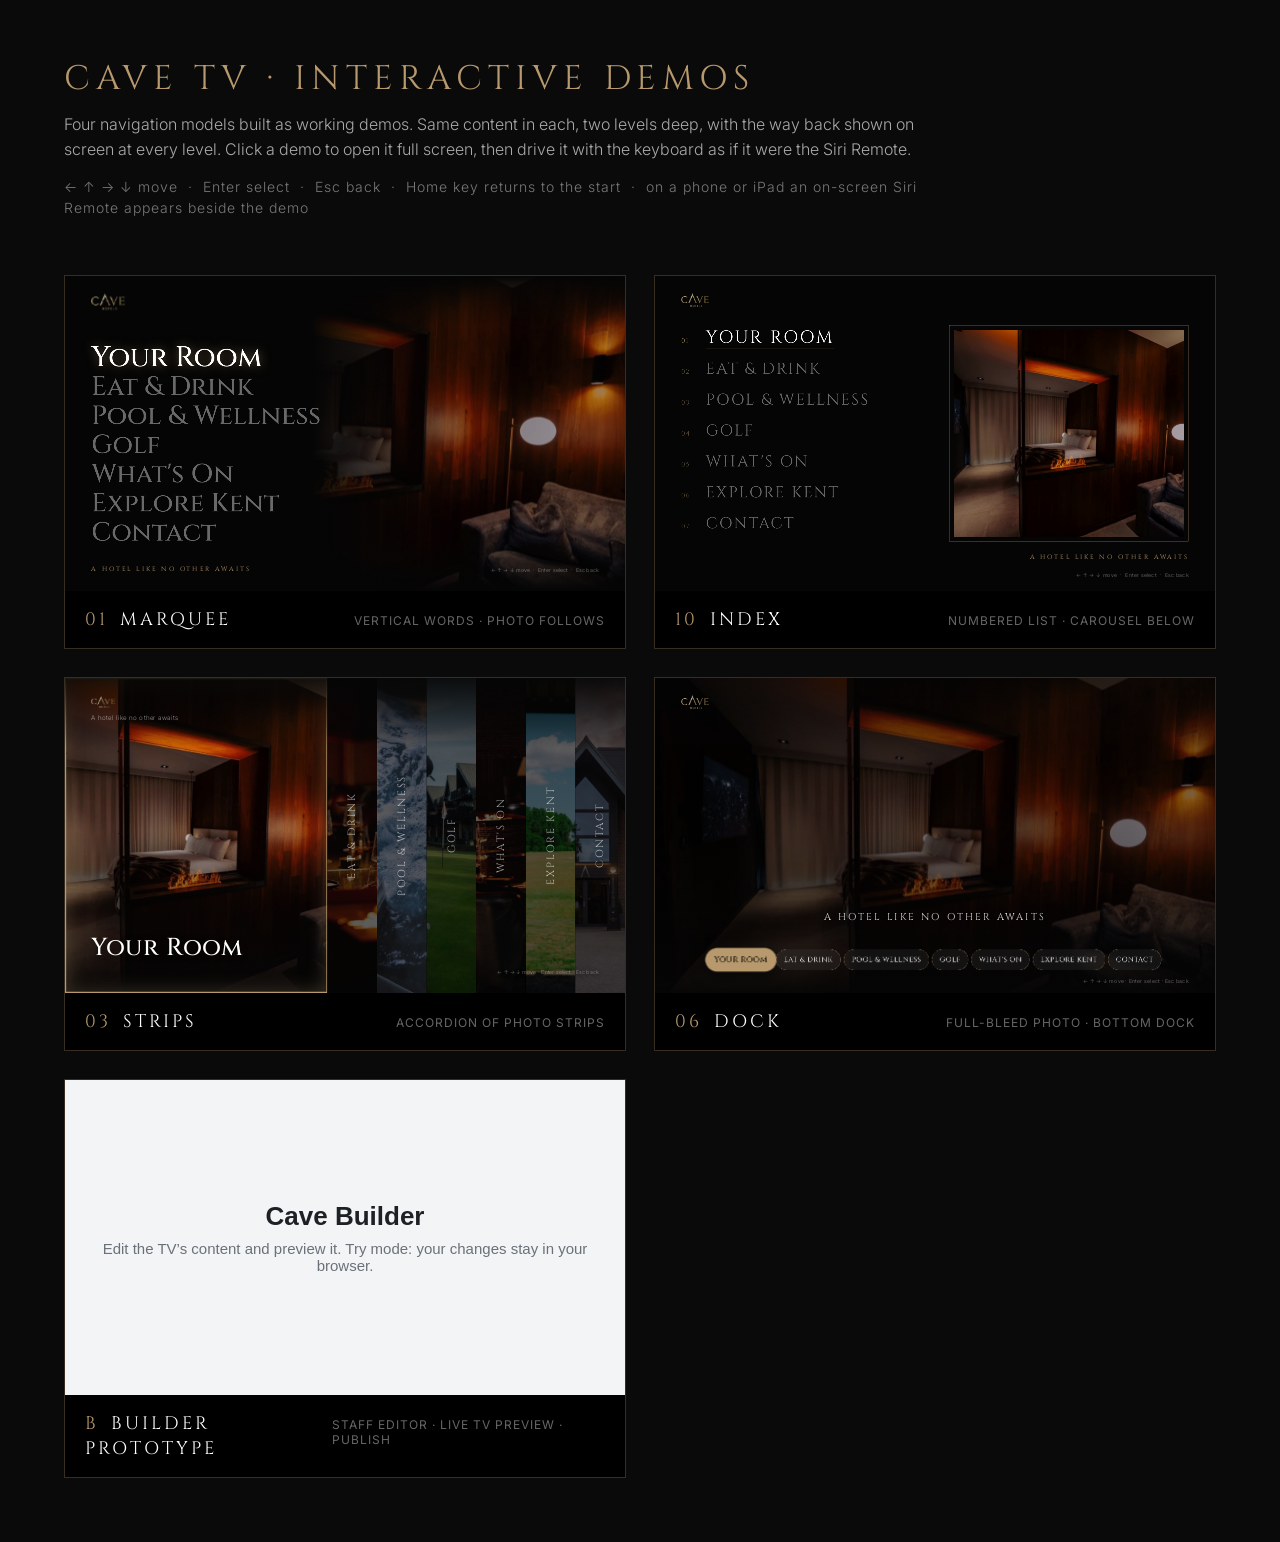
<file: index.html>
<!doctype html>
<html lang="en"><head><meta charset="utf-8"><title>Cave TV · Interactive demos · Round 3</title>
<link rel="stylesheet" href="https://fonts.googleapis.com/css2?family=Cinzel:wght@400;600&family=Inter:wght@300;400;500&display=swap">
<style>
body{margin:0;background:#0a0a0a;color:#fff;font-family:Inter,sans-serif;min-height:100vh}
header{padding:56px 64px 24px}
h1{font-family:Cinzel,serif;font-weight:400;letter-spacing:6px;text-transform:uppercase;font-size:34px;margin:0 0 10px;color:#b7996d}
p{max-width:900px;color:rgba(255,255,255,.65);font-weight:300;line-height:1.55;margin:0 0 8px}
.keys{font-size:14px;color:rgba(255,255,255,.45);letter-spacing:1px;margin-top:14px}
.grid{display:grid;grid-template-columns:1fr 1fr;gap:28px;padding:24px 64px 64px;max-width:1500px}
a.card{display:block;text-decoration:none;color:#fff;border:1px solid rgba(183,153,109,.3);background:#000;overflow:hidden;transition:border-color .2s,transform .2s}
a.card:hover{border-color:#b7996d;transform:translateY(-3px)}
.frame{position:relative;aspect-ratio:16/9;overflow:hidden}
.frame iframe{position:absolute;top:0;left:0;width:1920px;height:1080px;border:0;transform-origin:0 0;pointer-events:none}
.cap{padding:16px 20px;display:flex;justify-content:space-between;align-items:baseline}
.cap b{font-family:Cinzel,serif;font-weight:400;letter-spacing:3px;text-transform:uppercase;font-size:18px}
.cap b span{color:#b7996d;margin-right:12px}
.cap i{font-style:normal;font-size:12px;color:rgba(255,255,255,.4);letter-spacing:1px;text-transform:uppercase}
</style></head><body>
<header><h1>Cave TV · Interactive demos</h1>
<p>Four navigation models built as working demos. Same content in each, two levels deep, with the way back shown on screen at every level. Click a demo to open it full screen, then drive it with the keyboard as if it were the Siri Remote.</p>
<p class="keys">← ↑ → ↓ move &nbsp;·&nbsp; Enter select &nbsp;·&nbsp; Esc back &nbsp;·&nbsp; Home key returns to the start &nbsp;·&nbsp; on a phone or iPad an on-screen Siri Remote appears beside the demo</p>
</header>
<div class="grid">
<a class="card" href="player.html?demo=01-marquee"><div class="frame"><iframe src="01-marquee.html" loading="lazy" title="Marquee"></iframe></div><div class="cap"><b><span>01</span>Marquee</b><i>Vertical words · photo follows</i></div></a>
<a class="card" href="player.html?demo=10-index"><div class="frame"><iframe src="10-index.html" loading="lazy" title="Index"></iframe></div><div class="cap"><b><span>10</span>Index</b><i>Numbered list · carousel below</i></div></a>
<a class="card" href="player.html?demo=03-strips"><div class="frame"><iframe src="03-strips.html" loading="lazy" title="Strips"></iframe></div><div class="cap"><b><span>03</span>Strips</b><i>Accordion of photo strips</i></div></a>
<a class="card" href="player.html?demo=06-dock"><div class="frame"><iframe src="06-dock.html" loading="lazy" title="Dock"></iframe></div><div class="cap"><b><span>06</span>Dock</b><i>Full-bleed photo · bottom dock</i></div></a>
<a class="card" href="builder/"><div class="frame" style="display:flex;align-items:center;justify-content:center;background:#f3f4f6;color:#1d2024;font-family:-apple-system,BlinkMacSystemFont,Helvetica,Arial,sans-serif"><div style="text-align:center;padding:24px"><div style="font-size:26px;font-weight:700">Cave Builder</div><div style="font-size:15px;color:#6b7178;margin-top:8px">Edit the TV’s content and preview it. Try mode: your changes stay in your browser.</div></div></div><div class="cap"><b><span>B</span>Builder prototype</b><i>Staff editor · live TV preview · publish</i></div></a>
</div>
<script>
function fit(){document.querySelectorAll('.frame').forEach(f=>{const s=f.clientWidth/1920;f.querySelector('iframe').style.transform='scale('+s+')';});}
addEventListener('resize',fit);fit();
</script></body></html>
</file>
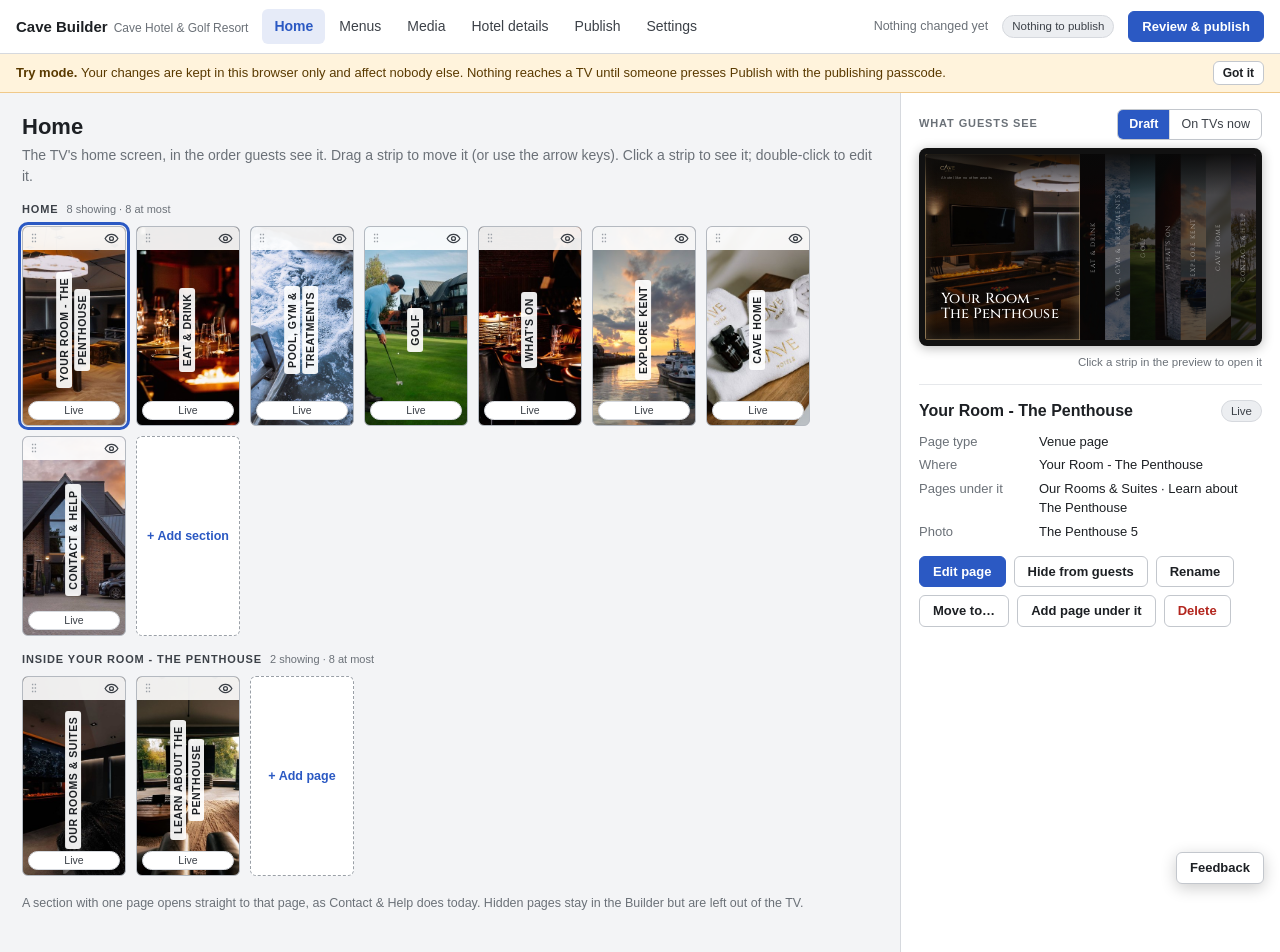
<file: builder/index.html>
<!doctype html>
<html lang="en-GB">
<head>
<meta charset="utf-8">
<meta name="viewport" content="width=device-width, initial-scale=1, viewport-fit=cover">
<meta name="robots" content="noindex">
<title>Cave Builder</title>
<link rel="stylesheet" href="css/builder.css">
<link rel="stylesheet" href="css/tv.css">
<link rel="stylesheet" href="css/rooms.css">
<link rel="preload" href="fonts/Cinzel.ttf" as="font" type="font/ttf" crossorigin>
<link rel="preload" href="fonts/Inter.ttf" as="font" type="font/ttf" crossorigin>
</head>
<body>
<div id="app"></div>
<noscript><p style="padding:40px">The Builder needs JavaScript. It runs entirely in your browser.</p></noscript>
<script type="module" src="js/main.js"></script>
</body>
</html>
</file>
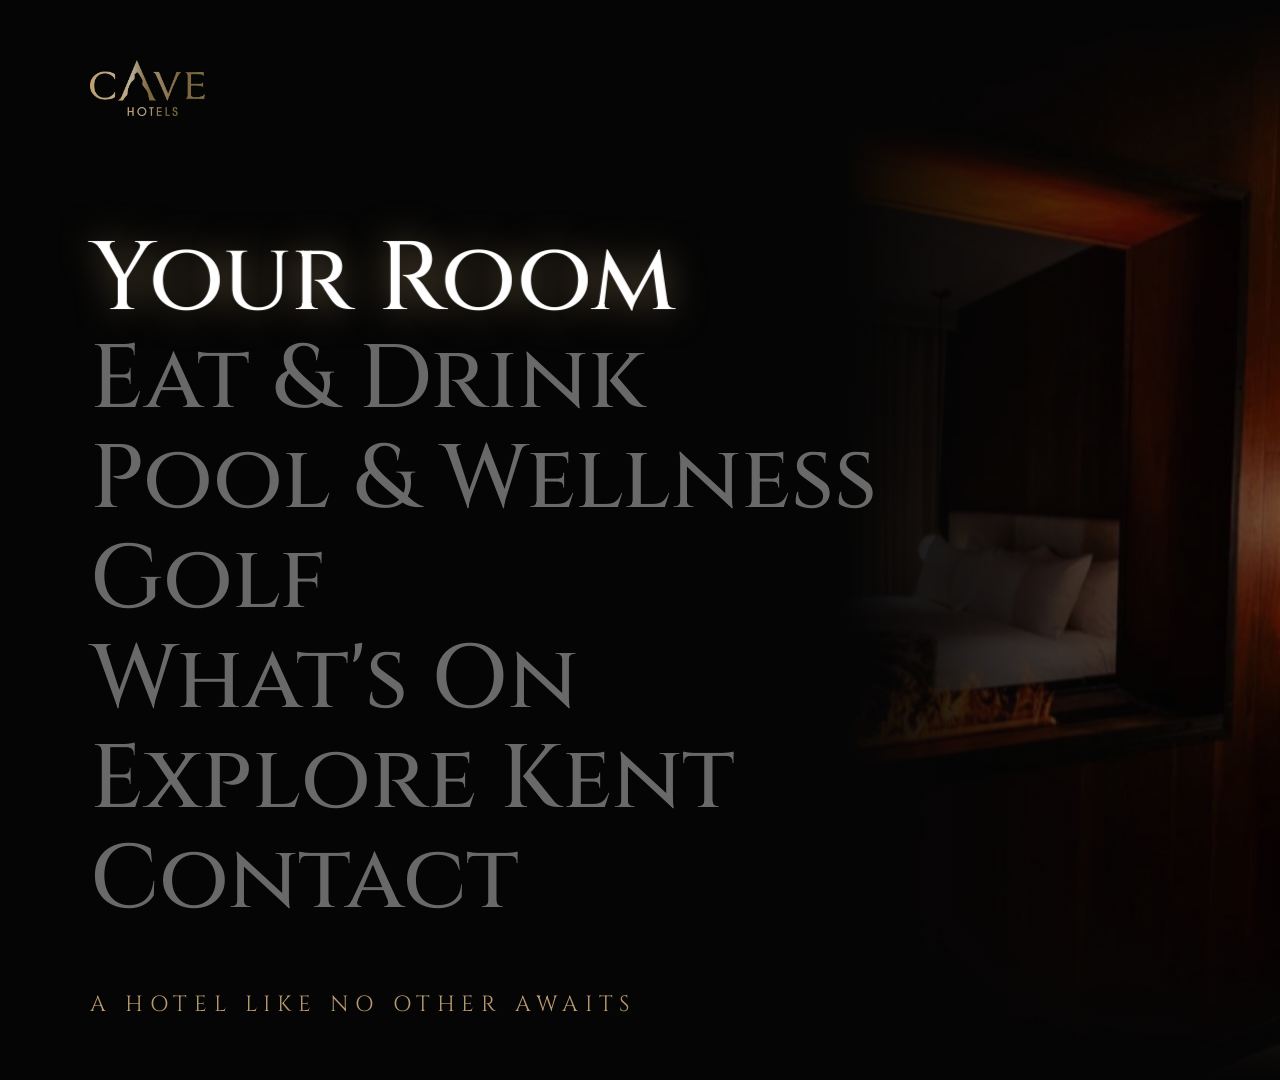
<file: 01-marquee.html>
<!doctype html>
<html lang="en"><head><meta charset="utf-8"><title>01 Marquee · Cave TV interactive demo</title>
<link rel="preconnect" href="https://fonts.googleapis.com">
<link rel="stylesheet" href="https://fonts.googleapis.com/css2?family=Cinzel:wght@400;500;600&family=Inter:wght@300;400;500&display=swap">
<style>
/* ---------- ground ---------- */
html,body{margin:0;width:1920px;height:1080px;overflow:hidden;background:#050505}
body{color:#fff;font-family:Inter,sans-serif;position:relative;-webkit-font-smoothing:antialiased}
*{box-sizing:border-box}
.stage{position:absolute;inset:0;overflow:hidden}
:root{--gold:#b7996d;--ease:cubic-bezier(.2,.8,.2,1)}

/* ---------- photo: full-bleed, always in slow motion ---------- */
.photo{position:absolute;inset:0;overflow:hidden;background:#050505}
.photo img{position:absolute;inset:0;width:1920px;height:1080px;object-fit:cover;opacity:0;
  transition:opacity .5s ease;animation:kb 12s ease-in-out infinite alternate;transform-origin:62% 48%;will-change:transform,opacity}
.photo img.on{opacity:1}
@keyframes kb{from{transform:scale(1)}to{transform:scale(1.06)}}
.dim{position:absolute;inset:0;background:rgba(5,5,5,.3)}
.edge{position:absolute;inset:0;background:linear-gradient(to bottom,#050505 0,rgba(5,5,5,0) 16%,rgba(5,5,5,0) 84%,#050505 100%)}
/* one scrim per level; only opacity moves, so the photo "widens" without a layout animation */
.scrim{position:absolute;inset:0;opacity:0;transition:opacity .42s ease}
.scrim.on{opacity:1}
.scrim-0{background:linear-gradient(to right,#050505 0,#050505 44%,rgba(5,5,5,0) 68%)}
.scrim-1{background:linear-gradient(to right,#050505 0,#050505 38%,rgba(5,5,5,0) 70%)}
.scrim-2{background:linear-gradient(to right,rgba(5,5,5,.98) 0,rgba(5,5,5,.92) 24%,rgba(5,5,5,.5) 54%,rgba(5,5,5,.4) 100%)}

/* ---------- chrome ---------- */
.logo{position:absolute;left:90px;top:60px;height:56px;opacity:0;animation:fade 1s ease .2s forwards}
@keyframes fade{to{opacity:1}}
.tag{position:absolute;left:90px;bottom:60px;font:400 22px/30px Cinzel,serif;letter-spacing:.3em;text-transform:uppercase;color:var(--gold);
  transition:opacity .35s ease}
.tag.off{opacity:0}
.tag.boot{transition-duration:1s}
.legend{position:absolute;right:90px;bottom:60px;font:400 18px/24px Inter,sans-serif;color:rgba(255,255,255,.35);letter-spacing:.02em;transition:opacity .6s ease}
.legend.off{opacity:0}

/* ---------- path line ---------- */
.path{position:absolute;left:90px;top:128px;height:30px;display:flex;align-items:center;font:400 22px/30px Inter,sans-serif;letter-spacing:.02em;
  opacity:0;transform:translateX(-10px);transition:opacity .35s ease,transform .35s var(--ease)}
.path.on{opacity:1;transform:none}
.path .seg{display:inline-flex;align-items:center;transition:opacity .3s ease,transform .3s var(--ease)}
.path .seg.in,.path .seg.out{opacity:0;transform:translateX(-8px)}
.path .sep{color:rgba(183,153,109,.4);margin:0 14px;font-size:24px;position:relative;top:-1px}
.path .crumb{color:rgba(183,153,109,.6);transition:color .35s ease}
.path .crumb.cur{color:#fff}

/* ---------- back affordance (lives at the top of whichever column is current) ---------- */
.back{position:absolute;left:456px;top:168px;height:42px;padding:0 16px 0 14px;display:flex;align-items:center;
  font:400 24px/30px Inter,sans-serif;color:rgba(183,153,109,.6);letter-spacing:.02em;
  opacity:0;transform:translateX(-12px);transform-origin:left center;
  transition:opacity .35s ease,transform .3s var(--ease),color .2s ease}
.back .chev{font-size:34px;line-height:30px;margin-right:9px;position:relative;top:-3px}
.back::before{content:"";position:absolute;inset:0;border:1px solid rgba(183,153,109,.75);border-radius:999px;
  box-shadow:0 0 28px rgba(183,153,109,.35);opacity:0;transition:opacity .2s ease}
.back.on{opacity:1;transform:none}
.back.on.focus{color:var(--gold);transform:scale(1.08)}
.back.focus::before{opacity:1}

/* ---------- the stacks ---------- */
.stack{position:absolute;margin:0;padding:0;list-style:none;top:230px}
.col-a{left:90px}
.col-b{left:470px}
.stack li{font-family:Cinzel,serif;font-weight:500;white-space:nowrap;color:rgba(255,255,255,.4);
  transform-origin:left center;will-change:transform,opacity;
  transition-property:transform,opacity,color,text-shadow;transition-timing-function:var(--ease),ease,ease,ease;transition-duration:.2s}
.stack li.focus{color:#fff;text-shadow:0 0 34px rgba(183,153,109,.6)}
.stack li.held{color:var(--gold)}
.stack li.small{color:rgba(255,255,255,.35)}
.stack li.small.held{color:var(--gold)}
.rule{position:absolute;left:90px;top:572px;width:36px;height:1px;background:rgba(183,153,109,.45);opacity:0;transition:opacity .42s ease}
.rule.on{opacity:1}

/* ---------- the leaf (end of the road) ---------- */
.leaf{position:absolute;left:470px;top:300px}
.leaf>*{opacity:0;transform:translateY(24px);transition:opacity .3s ease,transform .3s var(--ease)}
.leaf.on>*{opacity:1;transform:none;transition-duration:.42s}
.leaf.on .kicker{transition-delay:.16s}
.leaf.on .name{transition-delay:.22s}
.leaf.on .panel{transition-delay:.3s}
.leaf .kicker{font:500 24px/30px Cinzel,serif;letter-spacing:.3em;text-transform:uppercase;color:var(--gold)}
.leaf .name{font:500 96px/110px Cinzel,serif;color:#fff;margin-top:14px;white-space:nowrap;text-shadow:0 2px 30px rgba(0,0,0,.6)}
.leaf .panel{width:860px;height:220px;margin-top:44px;border:1px solid rgba(183,153,109,.6);border-radius:6px;background:rgba(5,5,5,.18)}
</style></head>
<body>
<div class="stage">
  <div class="photo"></div>
  <div class="dim"></div>
  <div class="scrim scrim-0 on"></div>
  <div class="scrim scrim-1"></div>
  <div class="scrim scrim-2"></div>
  <div class="edge"></div>

  <img class="logo" src="assets/CaveLogo.png" alt="Cave">
  <div class="path"></div>
  <div class="back"><span class="chev">‹</span><span>Back</span></div>

  <ul class="stack col-a"></ul>
  <ul class="stack col-b"></ul>
  <div class="rule"></div>

  <div class="leaf"><div class="kicker"></div><div class="name"></div><div class="panel"></div></div>

  <div class="tag off boot">A hotel like no other awaits</div>
  <div class="legend">← ↑ → ↓ move &nbsp;·&nbsp; Enter select &nbsp;·&nbsp; Esc back</div>
</div>

<script>
/* =====================================================================
   CONTENT — the only place hotel words and photos live. The rest of this
   file renders whatever is here, exactly as the real app renders content.json.
   ===================================================================== */
const CONTENT = {
  brand: "Cave",
  tagline: "A hotel like no other awaits",
  sections: [
    { name: "Your Room",       photo: "assets/hero-room.jpg",    items: [
      { name: "Lighting",           photo: "assets/penthouse-2.jpg" },
      { name: "Curtains",           photo: "assets/penthouse-3.jpg" },
      { name: "TV & AirPlay",       photo: "assets/penthouse-4.jpg" },
      { name: "Coffee",             photo: "assets/penthouse-5.jpg" } ] },
    { name: "Eat & Drink",     photo: "assets/hero-eat.jpg",     items: [
      { name: "Firepit",            photo: "assets/hero-firepit.jpg" },
      { name: "The Korean Cowgirl", photo: "assets/hero-cowgirl.jpg" },
      { name: "The Deck",           photo: "assets/hero-deck.jpg" },
      { name: "Room Service",       photo: "assets/hero-roomservice.jpg" } ] },
    { name: "Pool & Wellness", photo: "assets/hero-pool.jpg",    items: [
      { name: "Pool",               photo: "assets/hero-pool.jpg" },
      { name: "Sauna",              photo: "assets/hero-gym.jpg" },
      { name: "Gym",                photo: "assets/hero-gym.jpg" },
      { name: "Treatments",         photo: "assets/hero-suite.jpg" } ] },
    { name: "Golf",            photo: "assets/hero-golf.jpg",    items: [
      { name: "The Course",         photo: "assets/hero-golf.jpg" },
      { name: "Driving Range",      photo: "assets/golf-2.jpg" },
      { name: "Tee Times",          photo: "assets/hero-golf.jpg" },
      { name: "Coaching",           photo: "assets/golf-2.jpg" } ] },
    { name: "What's On",       photo: "assets/hero-events.jpg",  items: [
      { name: "This Week",          photo: "assets/hero-events.jpg" },
      { name: "Live Music",         photo: "assets/deck-evening.jpg" },
      { name: "Seasonal",           photo: "assets/hero-events.jpg" },
      { name: "Offers",             photo: "assets/hero-breakfast.jpg" } ] },
    { name: "Explore Kent",    photo: "assets/hero-explore.jpg", items: [
      { name: "Canterbury",         photo: "assets/hero-explore.jpg" },
      { name: "Whitstable",         photo: "assets/hero-explore.jpg" },
      { name: "Walks",              photo: "assets/hero-hotel.jpg" },
      { name: "Getting Around",     photo: "assets/hero-explore.jpg" } ] },
    { name: "Contact",         photo: "assets/hero-hotel.jpg",   items: [
      { name: "Reception",          photo: "assets/hero-hotel.jpg" },
      { name: "Housekeeping",       photo: "assets/hero-room.jpg" },
      { name: "Wi-Fi",              photo: "assets/penthouse-6.jpg" },
      { name: "Check-out",          photo: "assets/hero-hotel.jpg" } ] }
  ]
};

/* =====================================================================
   Geometry. Both stacks share one origin so a level change is a pure
   transform: a big word becomes a small word by translate + scale only.
   ===================================================================== */
const G = {
  top: 230,          // y of the first line of any stack
  pitchBig: 100,     // line pitch of a big stack
  pitchSmall: 46,    // line pitch once receded
  fontA: 90,         // level-0 words
  fontB: 80,         // level-1 words
  fontSmall: 28.8,   // receded size (90 x .32, 80 x .36)
  leftA: 90, leftB: 470,
  focusScale: 1.08
};
G.scaleA = G.fontSmall / G.fontA;
G.scaleB = G.fontSmall / G.fontB;
G.smallTopB = G.top + CONTENT.sections.length * G.pitchSmall + 40;   // second small column sits beneath the first

/* translate needed for line i of a big stack to land on line i of a small column
   whose first line is at `smallTop` (transform-origin is left centre). */
function shrinkY(i, smallTop) {
  const d = G.pitchSmall - G.pitchBig;
  return (smallTop - G.top) + d * i + d / 2;
}

/* =====================================================================
   State. Everything on screen is a function of this object.
   ===================================================================== */
const S = { level: 0, sec: 0, item: 0, focus: "A" };   // focus: "A" (section), "B" (item), "back" (the chip)
let locked = false;    // brief input lock while a level transition settles
let booted = false;    // the tagline arrives once, after the words

const sections = CONTENT.sections;
const $ = s => document.querySelector(s);
const photoEl = $(".photo"), colA = $(".col-a"), colB = $(".col-b"), leaf = $(".leaf"),
      back = $(".back"), path = $(".path"), tag = $(".tag"), legend = $(".legend"), rule = $(".rule");
const scrims = [...document.querySelectorAll(".scrim")];

/* ---------- building ---------- */
function makeStack(ul, items, font, initial) {
  ul.innerHTML = "";
  return items.map(it => {
    const li = document.createElement("li");
    li.textContent = it.name;
    li.style.fontSize = font + "px";
    li.style.lineHeight = G.pitchBig + "px";
    li.style.opacity = "0";
    li.style.transform = initial;
    li._tf = initial; li._op = "0";
    ul.appendChild(li);
    return li;
  });
}
const aLis = makeStack(colA, sections, G.fontA, "translate(0,30px) scale(1)");
let bLis = [];
function buildB() {
  bLis = makeStack(colB, sections[S.sec].items, G.fontB, "translate(-40px,0) scale(1)");
  colB.offsetHeight;   // commit the start position before the entrance runs
}
function buildLeaf() {
  leaf.querySelector(".kicker").textContent = sections[S.sec].name;
  leaf.querySelector(".name").textContent = sections[S.sec].items[S.item].name;
}

/* set transform/opacity only when they change, so a running entrance is never cut short */
function put(el, tf, op, dur, delay) {
  if (el._tf === tf && el._op === op) return;
  el.style.transitionDuration = dur + "ms";
  el.style.transitionDelay = (delay || 0) + "ms";
  el.style.transform = tf;
  el.style.opacity = op;
  el._tf = tf; el._op = op;
}

/* ---------- photo: crossfade 500ms, Ken Burns on every frame ---------- */
function setPhoto(src) {
  if (photoEl._src === src) return;
  photoEl._src = src;
  if (photoEl._pending) { photoEl._pending.remove(); photoEl._pending = null; }
  const img = new Image();
  img.alt = ""; img.src = src;
  photoEl.appendChild(img);
  photoEl._pending = img;
  const go = () => {
    if (photoEl._pending !== img) return;
    photoEl._pending = null;
    const old = [...photoEl.querySelectorAll("img.on")];
    img.offsetWidth;
    img.classList.add("on");
    old.forEach(o => { o.classList.remove("on"); setTimeout(() => o.remove(), 600); });
  };
  (img.decode ? img.decode().then(go, go) : Promise.resolve().then(go));
}
function currentPhoto() {
  const sec = sections[S.sec];
  if (S.level === 0) return sec.photo;
  if (S.level === 1 && S.focus === "back") return sec.photo;   // pointing at Back previews the parent
  return sec.items[S.item].photo;
}

/* ---------- path line ---------- */
function renderPath() {
  const want = S.level === 0 ? [] :
    [CONTENT.brand, sections[S.sec].name].concat(S.level === 2 ? [sections[S.sec].items[S.item].name] : []);
  const live = [...path.querySelectorAll(".seg:not(.out)")];
  for (let i = want.length; i < live.length; i++) {
    const seg = live[i];
    seg.classList.add("out");
    setTimeout(() => seg.remove(), 340);
  }
  if (want.length > live.length) path.querySelectorAll(".seg.out").forEach(s => s.remove());
  want.forEach((text, i) => {
    let seg = live[i];
    if (!seg) {
      seg = document.createElement("span");
      seg.className = "seg in";
      seg.innerHTML = (i ? '<span class="sep">›</span>' : "") + '<span class="crumb"></span>';
      path.appendChild(seg);
      seg.offsetWidth;
      seg.classList.remove("in");
    }
    const c = seg.querySelector(".crumb");
    c.textContent = text;
    c.classList.toggle("cur", i === want.length - 1);
  });
  path.classList.toggle("on", S.level > 0);
}

/* ---------- render: state in, screen out ---------- */
function render(prev, flags = {}) {
  const L = S.level;
  const levelChanged = prev.level !== L;
  const dur = levelChanged ? 420 : 200;

  // Column A: big at level 0, receded small column otherwise
  aLis.forEach((li, i) => {
    const sel = i === S.sec;
    let tf, delay = 0, d = dur;
    if (L === 0) {
      tf = `translate(0,0) scale(${sel ? G.focusScale : 1})`;
      if (flags.appearA) { delay = i * 35; d = 420; }
    } else {
      tf = `translate(0,${shrinkY(i, G.top)}px) scale(${G.scaleA})`;
    }
    li.classList.toggle("focus", L === 0 && sel);
    li.classList.toggle("held", L > 0 && sel);
    li.classList.toggle("small", L > 0);
    put(li, tf, "1", d, delay);
  });

  // Column B: hidden at level 0, big at level 1, second small column at level 2
  bLis.forEach((li, i) => {
    const sel = i === S.item;
    let tf, op = "1", delay = 0, d = dur;
    if (L === 0) {
      // fold back into the parent; from the leaf it simply fades where it stands
      tf = prev.level === 2 ? li._tf : "translate(-40px,0) scale(1)";
      op = "0"; d = 300; delay = (bLis.length - 1 - i) * 25;
    } else if (L === 1) {
      tf = `translate(0,0) scale(${sel && S.focus === "B" ? G.focusScale : 1})`;
      if (flags.appearB) { delay = 120 + i * 38; d = 420; }
    } else {
      tf = `translate(${G.leftA - G.leftB}px,${shrinkY(i, G.smallTopB)}px) scale(${G.scaleB})`;
    }
    li.classList.toggle("focus", L === 1 && sel && S.focus === "B");
    li.classList.toggle("held", L === 2 && sel);
    li.classList.toggle("small", L === 2);
    put(li, tf, op, d, delay);
  });

  leaf.classList.toggle("on", L === 2);
  rule.classList.toggle("on", L === 2);
  back.classList.toggle("on", L >= 1);
  back.classList.toggle("focus", S.focus === "back");
  back.style.transitionDelay = (levelChanged && L === 1 && prev.level === 0) ? "160ms" : "0ms";
  tag.classList.toggle("off", L > 0 || !booted);
  scrims.forEach((s, i) => s.classList.toggle("on", i === L));
  setPhoto(currentPhoto());
  renderPath();
}

/* ---------- the remote ---------- */
const KEYS = { ArrowUp: "up", ArrowDown: "down", ArrowLeft: "left", ArrowRight: "right",
               Enter: "select", " ": "select", Escape: "back", Backspace: "back", Home: "home" };

function handle(k) {
  const prev = { ...S };
  const flags = {};
  const items = sections[S.sec].items;

  if (k === "home") {
    if (S.level === 0) return;
    S.level = 0; S.focus = "A";
  } else if (S.level === 0) {
    if (k === "up")        S.sec = Math.max(0, S.sec - 1);
    else if (k === "down") S.sec = Math.min(sections.length - 1, S.sec + 1);
    else if (k === "select") { S.level = 1; S.item = 0; S.focus = "B"; buildB(); flags.appearB = true; }
    else return;                                   // left, right, back: nothing at home
  } else if (S.level === 1) {
    if (S.focus === "B") {
      if (k === "up")        { if (S.item > 0) S.item--; else S.focus = "back"; }
      else if (k === "down") S.item = Math.min(items.length - 1, S.item + 1);
      else if (k === "left") S.focus = "back";     // the parent is to the left
      else if (k === "select") { S.level = 2; S.focus = "back"; buildLeaf(); }
      else if (k === "back") { S.level = 0; S.focus = "A"; }
      else return;
    } else {                                       // on the Back chip
      if (k === "down" || k === "right") S.focus = "B";
      else if (k === "up" || k === "left" || k === "select" || k === "back") { S.level = 0; S.focus = "A"; }
      else return;
    }
  } else {                                         // level 2: Back is the only thing to focus
    if (k === "up" || k === "left" || k === "select" || k === "back") { S.level = 1; S.focus = "B"; }
    else return;
  }

  if (S.level !== prev.level) { locked = true; setTimeout(() => { locked = false; }, 220); }
  render(prev, flags);
}

window.addEventListener("keydown", e => {
  const k = KEYS[e.key];
  if (!k) return;
  e.preventDefault();
  touched();
  if (locked) return;
  handle(k);
});

/* ---------- legend: fades 6s into use, returns after 8s idle ---------- */
let hideT = null, idleT = null;
function touched() {
  clearTimeout(idleT);
  idleT = setTimeout(() => { legend.classList.remove("off"); clearTimeout(hideT); hideT = null; }, 8000);
  if (!legend.classList.contains("off") && !hideT) {
    hideT = setTimeout(() => { legend.classList.add("off"); hideT = null; }, 6000);
  }
}

/* ---------- start ---------- */
sections.forEach(s => { new Image().src = s.photo; s.items.forEach(i => { new Image().src = i.photo; }); });
colA.offsetHeight;
render({ level: 0, sec: 0, item: 0, focus: "A" }, { appearA: true });
setTimeout(() => {
  booted = true;
  tag.classList.toggle("off", S.level > 0);
  setTimeout(() => tag.classList.remove("boot"), 1000);
}, 900);
</script>
<script src="remote-bridge.js"></script>
</body></html>
</file>
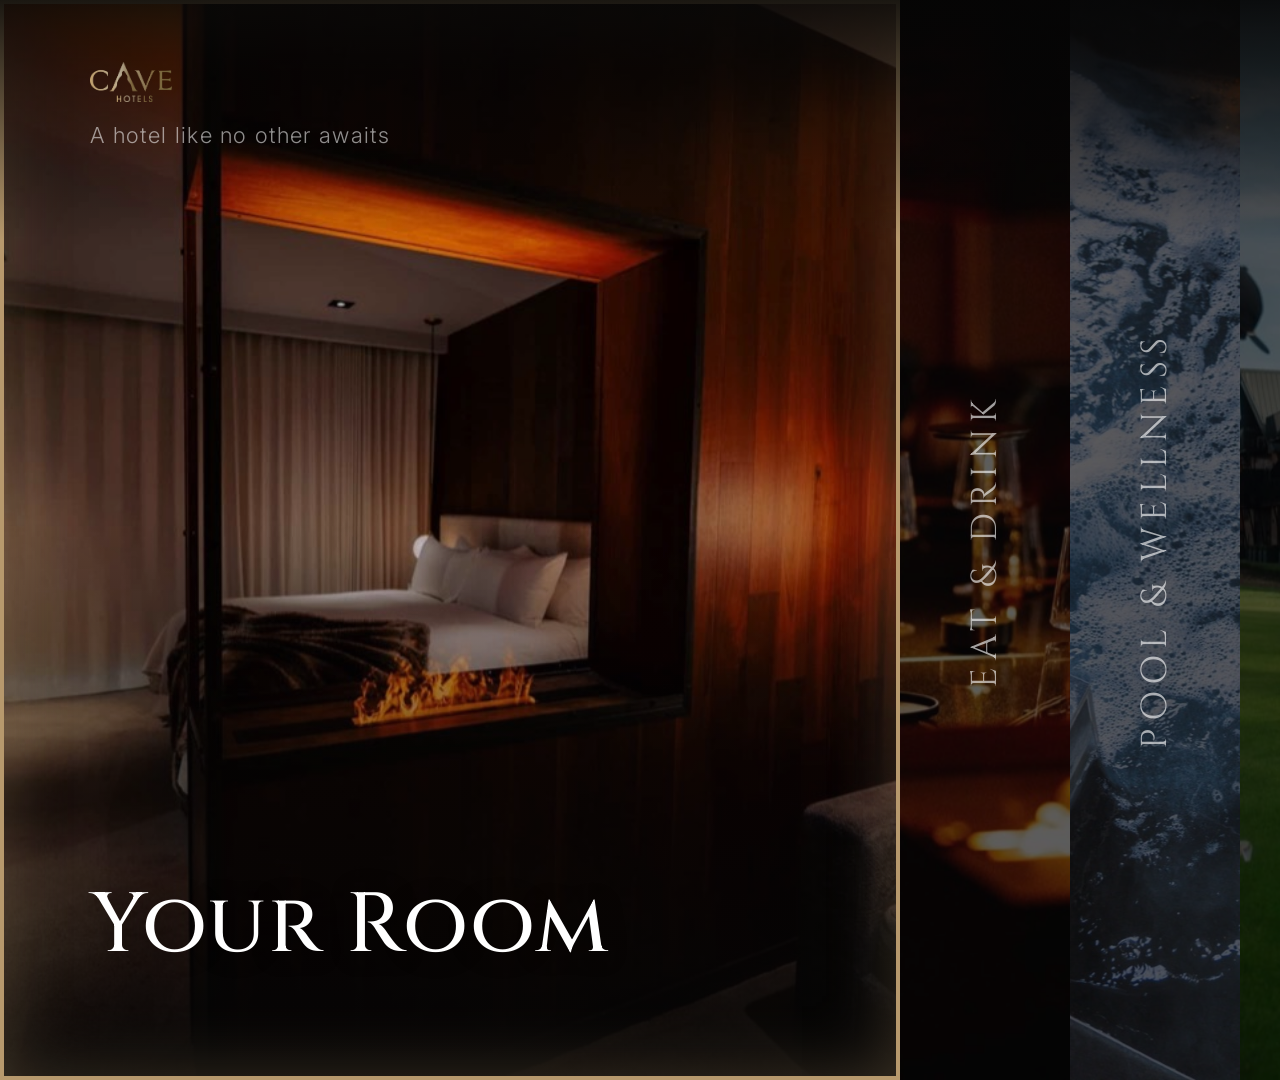
<file: 03-strips.html>
<!doctype html>
<html lang="en">
<head>
<meta charset="utf-8">
<title>03 Strips · Cave TV</title>
<link rel="stylesheet" href="https://fonts.googleapis.com/css2?family=Cinzel:wght@400;500;600&family=Inter:wght@300;400;500&display=swap">
<style>
/* ------------------------------------------------------------------
   03 STRIPS — an accordion of full-height photo strips.
   Level 0: seven strips. Level 1: six slivers on the left, the chosen
   section opens and its four items are four new strips. Level 2: the
   three unchosen items become slivers too and the chosen item widens
   into the leaf. Everything below is rendered from CONTENT (script).
   ------------------------------------------------------------------ */
:root{
  --gold:#b7996d;
  --ground:#050505;
  --ease:cubic-bezier(.2,.8,.2,1);   /* gentle ease-out, no overshoot */
  --dur:420ms;                        /* accordion duration; JS sets 220ms for focus moves, 420ms for level changes */
}
html,body{margin:0;width:1920px;height:1080px;overflow:hidden;background:#050505}
body{font-family:Inter,sans-serif;color:#fff;-webkit-font-smoothing:antialiased}
.stage{position:relative;width:1920px;height:1080px;overflow:hidden;background:var(--ground)}
.layer{position:absolute;inset:0}
#sections{z-index:10}
#items{z-index:20}

/* ---- a strip ---------------------------------------------------- */
.strip{
  position:absolute;top:0;height:1080px;overflow:hidden;background:var(--ground);
  transition:left var(--dur) var(--ease),width var(--dur) var(--ease),opacity 300ms var(--ease),transform 420ms var(--ease);
}
.photo{position:absolute;inset:0;transform:scale(1);transition:transform 500ms var(--ease)}
.photo img{position:absolute;inset:0;width:100%;height:100%;object-fit:cover;animation:kb 12s ease-in-out infinite alternate}
@keyframes kb{from{transform:scale(1)}to{transform:scale(1.06)}}
.scrim{position:absolute;inset:0;background:var(--ground);opacity:.64;transition:opacity 500ms var(--ease)}
.grad{position:absolute;left:0;right:0;bottom:0;height:560px;background:linear-gradient(to top,rgba(5,5,5,.94) 0%,rgba(5,5,5,.55) 40%,rgba(5,5,5,0) 100%);opacity:0;transition:opacity 500ms var(--ease)}
.ring{position:absolute;inset:0;box-shadow:inset 0 0 0 4px var(--gold),inset 0 0 70px rgba(183,153,109,.32);opacity:0;transition:opacity 220ms var(--ease)}

/* vertical name (closed strip) */
.vname{
  position:absolute;left:50%;top:50%;writing-mode:vertical-rl;white-space:nowrap;
  transform:translate(-50%,-50%) rotate(180deg) scale(1);
  font-family:Cinzel,serif;font-size:36px;font-weight:400;letter-spacing:.18em;text-transform:uppercase;
  color:rgba(255,255,255,.62);
  transition:opacity 220ms var(--ease),transform 420ms var(--ease),color 400ms var(--ease);
}
/* horizontal caption (open strip) */
.caption{
  position:absolute;left:90px;bottom:110px;width:720px;
  opacity:0;transform:translateY(22px);
  transition:opacity 220ms var(--ease),transform 420ms var(--ease);
}
.strip[data-kind=item] .caption{width:700px}
.label{font-family:Cinzel,serif;font-size:22px;letter-spacing:.32em;text-transform:uppercase;color:var(--gold);margin:0 0 20px 4px;opacity:0;transition:opacity 400ms var(--ease)}
.hname{font-family:Cinzel,serif;font-size:84px;font-weight:500;line-height:1.06;letter-spacing:.02em;color:#fff;text-shadow:0 2px 24px rgba(0,0,0,.45)}

/* the leaf's empty content panel */
.panel{
  position:absolute;right:90px;bottom:110px;width:516px;height:260px;box-sizing:border-box;
  border:1px solid rgba(183,153,109,.62);background:rgba(5,5,5,.42);
  -webkit-backdrop-filter:blur(14px);backdrop-filter:blur(14px);
  opacity:0;transform:translateY(20px);
  transition:opacity 420ms var(--ease) 0ms,transform 420ms var(--ease) 0ms;
}

/* ---- strip states ------------------------------------------------ */
.strip.is-sliver .scrim{opacity:.8}
.strip.is-sliver .vname{transform:translate(-50%,-50%) rotate(180deg) scale(.6);color:rgba(255,255,255,.42)}

.strip.is-host .scrim{opacity:.82}
.strip.is-host .vname{opacity:0}

.strip.is-current .scrim{opacity:.3}
.strip.is-current .grad{opacity:1}
.strip.is-current .vname{opacity:0}
.strip.is-current .caption{opacity:1;transform:none}
.strip.is-current .photo{transform:scale(1.02)}
.strip[data-kind=item].is-current .label{opacity:1}

.strip.is-focused .scrim{opacity:.12}
.strip.is-focused .ring{opacity:1}
.strip.is-focused .photo{transform:scale(1.05)}

.strip.is-leaf .scrim{opacity:.5}
.strip.is-leaf .grad{opacity:1}
.strip.is-leaf .vname{opacity:0}
.strip.is-leaf .caption{opacity:1;transform:none}
.strip.is-leaf .label{opacity:1}
.strip.is-leaf .photo{transform:scale(1)}
.strip.is-leaf .panel{opacity:1;transform:none;transition-delay:240ms,240ms}

/* entrance and exit of a level's strips (opacity + transform only) */
.strip.is-enter{opacity:0;transform:translateY(36px)}
.strip.is-stagger{transition-delay:0ms,0ms,var(--d),var(--d)}
.strip.is-out{opacity:0;transform:translateY(36px);transition-delay:0ms!important}

/* ---- chrome: path line, back, tagline, legend -------------------- */
.scrim-top{position:absolute;left:0;top:0;width:1920px;height:240px;z-index:30;pointer-events:none;
  background:linear-gradient(to bottom,rgba(5,5,5,.88) 0%,rgba(5,5,5,.5) 45%,rgba(5,5,5,0) 100%)}

.path{position:absolute;left:90px;top:60px;height:44px;display:flex;align-items:center;z-index:40}
.path .logo{height:40px;display:block;transition:opacity 350ms var(--ease)}
.stage.deep .path .logo{opacity:.6}
.seg{display:flex;align-items:center;font-weight:400;font-size:24px;letter-spacing:.02em;color:rgba(183,153,109,.6);
  opacity:0;transform:translateX(-16px);white-space:nowrap;
  transition:opacity 350ms var(--ease),transform 350ms var(--ease),color 350ms var(--ease)}
.seg.in{opacity:1;transform:none}
.seg.cur{color:#fff}
.seg .chev{color:rgba(183,153,109,.6);margin:0 18px;font-size:26px;position:relative;top:-2px}

.slot{position:absolute;left:90px;top:122px;z-index:40}
.tagline{font-weight:300;font-size:22px;letter-spacing:.06em;color:rgba(255,255,255,.55);white-space:nowrap;
  transition:opacity 350ms var(--ease),transform 350ms var(--ease)}
.stage.deep .tagline{opacity:0;transform:translateX(-10px)}
.back{
  position:absolute;left:-22px;top:-9px;display:flex;align-items:center;gap:10px;
  padding:7px 22px 7px 18px;border:2px solid transparent;border-radius:999px;
  font-weight:400;font-size:24px;letter-spacing:.02em;color:rgba(183,153,109,.6);white-space:nowrap;
  opacity:0;transform:translateX(-10px);
  transition:opacity 350ms var(--ease),transform 220ms var(--ease),color 220ms var(--ease),border-color 220ms var(--ease),background-color 220ms var(--ease),box-shadow 220ms var(--ease);
}
.back .chev{font-size:34px;line-height:0;position:relative;top:-3px}
.stage.deep .back{opacity:1;transform:none}
.stage.deep .back.is-focused{
  color:#fff;border-color:var(--gold);background:rgba(183,153,109,.14);
  box-shadow:0 0 28px rgba(183,153,109,.35);transform:scale(1.08);transform-origin:left center;
}
.back.is-focused .chev{color:var(--gold)}

.legend{position:absolute;right:90px;bottom:60px;z-index:40;font-weight:400;font-size:18px;letter-spacing:.02em;
  color:rgba(255,255,255,.35);text-shadow:0 1px 12px rgba(0,0,0,.6);transition:opacity 700ms var(--ease)}
.legend.hidden{opacity:0}
</style>
</head>
<body>
<div class="stage" id="stage">
  <div class="layer" id="sections"></div>
  <div class="layer" id="items"></div>
  <div class="scrim-top"></div>
  <div class="path" id="path"><img class="logo" id="logo" alt="Cave"></div>
  <div class="slot">
    <div class="tagline" id="tagline"></div>
    <div class="back" id="back"><span class="chev">‹</span><span>Back</span></div>
  </div>
  <div class="legend" id="legend">← ↑ → ↓ move · Enter select · Esc back</div>
</div>

<script>
/* ==================================================================
   CONTENT — the only place hotel words and pictures live.
   The real app receives exactly this shape as JSON.
   ================================================================== */
const CONTENT = {
  logo: 'assets/CaveLogo.png',
  tagline: 'A hotel like no other awaits',
  sections: [
    { name: 'Your Room', photo: 'assets/hero-room.jpg', items: [
      { name: 'Lighting',     photo: 'assets/penthouse-2.jpg' },
      { name: 'Curtains',     photo: 'assets/penthouse-3.jpg' },
      { name: 'TV & AirPlay', photo: 'assets/penthouse-4.jpg' },
      { name: 'Coffee',       photo: 'assets/penthouse-5.jpg' } ] },
    { name: 'Eat & Drink', photo: 'assets/hero-eat.jpg', items: [
      { name: 'Firepit',            photo: 'assets/hero-firepit.jpg' },
      { name: 'The Korean Cowgirl', photo: 'assets/hero-cowgirl.jpg' },
      { name: 'The Deck',           photo: 'assets/hero-deck.jpg' },
      { name: 'Room Service',       photo: 'assets/hero-roomservice.jpg' } ] },
    { name: 'Pool & Wellness', photo: 'assets/hero-pool.jpg', items: [
      { name: 'Pool',       photo: 'assets/hero-pool.jpg' },
      { name: 'Sauna',      photo: 'assets/hero-gym.jpg' },
      { name: 'Gym',        photo: 'assets/hero-gym.jpg' },
      { name: 'Treatments', photo: 'assets/hero-suite.jpg' } ] },
    { name: 'Golf', photo: 'assets/hero-golf.jpg', items: [
      { name: 'The Course',    photo: 'assets/hero-golf.jpg' },
      { name: 'Driving Range', photo: 'assets/golf-2.jpg' },
      { name: 'Tee Times',     photo: 'assets/hero-golf.jpg' },
      { name: 'Coaching',      photo: 'assets/golf-2.jpg' } ] },
    { name: "What's On", photo: 'assets/hero-events.jpg', items: [
      { name: 'This Week',  photo: 'assets/hero-events.jpg' },
      { name: 'Live Music', photo: 'assets/deck-evening.jpg' },
      { name: 'Seasonal',   photo: 'assets/hero-events.jpg' },
      { name: 'Offers',     photo: 'assets/hero-breakfast.jpg' } ] },
    { name: 'Explore Kent', photo: 'assets/hero-explore.jpg', items: [
      { name: 'Canterbury',     photo: 'assets/hero-explore.jpg' },
      { name: 'Whitstable',     photo: 'assets/hero-explore.jpg' },
      { name: 'Walks',          photo: 'assets/hero-hotel.jpg' },
      { name: 'Getting Around', photo: 'assets/hero-explore.jpg' } ] },
    { name: 'Contact', photo: 'assets/hero-hotel.jpg', items: [
      { name: 'Reception',    photo: 'assets/hero-hotel.jpg' },
      { name: 'Housekeeping', photo: 'assets/hero-room.jpg' },
      { name: 'Wi-Fi',        photo: 'assets/penthouse-6.jpg' },
      { name: 'Check-out',    photo: 'assets/hero-hotel.jpg' } ] }
  ]
};

/* ==================================================================
   GEOMETRY — every width on screen comes from these numbers.
   Level 0:  6 × 170 + 900                      = 1920
   Level 1:  6 × 48 + 16 gap + (3 × 220 + 956)  = 1920
   Level 2:  6 × 48 + 16 + 3 × 48 + 16 + 1456   = 1920
   ================================================================== */
const G = { W: 1920, closed0: 170, open0: 900, sliver: 48, gap: 16, closed1: 220, open1: 956 };
G.hostX = 6 * G.sliver + G.gap;                 // 304
G.hostW = G.W - G.hostX;                        // 1616
G.leafX = G.hostX + 3 * G.sliver + G.gap;       // 464
G.leafW = G.W - G.leafX;                        // 1456

const FOCUS_MS = 220, LEVEL_MS = 420;

/* ==================================================================
   STATE
   ================================================================== */
const state = { level: 0, s: 0, i: 0, focus: 'strip' };   // focus: 'strip' | 'back'

const $ = id => document.getElementById(id);
const stage = $('stage'), sectionsEl = $('sections'), itemsEl = $('items');
const pathEl = $('path'), backEl = $('back'), legendEl = $('legend');

/* ==================================================================
   BUILD
   ================================================================== */
function makeStrip(kind, node, k, labelText) {
  const el = document.createElement('div');
  el.className = 'strip';
  el.dataset.kind = kind;
  el.style.zIndex = String(k + 1);              // later strips slide over earlier ones when they shuffle left
  el.innerHTML =
    '<div class="photo"><img alt=""></div>' +
    '<div class="scrim"></div><div class="grad"></div><div class="ring"></div>' +
    '<div class="vname"></div>' +
    '<div class="caption"><div class="label"></div><div class="hname"></div></div>' +
    (kind === 'item' ? '<div class="panel"></div>' : '');
  const img = el.querySelector('img');
  img.src = node.photo;
  img.style.animationDelay = (-(k * 1.9) - (kind === 'item' ? 5 : 0)) + 's';   // de-phase the Ken Burns
  el.querySelector('.vname').textContent = node.name;
  el.querySelector('.hname').textContent = node.name;
  el.querySelector('.label').textContent = labelText || '';
  return el;
}

const sectionEls = CONTENT.sections.map((sec, k) => {
  const el = makeStrip('section', sec, k, '');
  sectionsEl.appendChild(el);
  return el;
});
let itemEls = [];

$('logo').src = CONTENT.logo;
$('tagline').textContent = CONTENT.tagline;

// warm the cache so no strip ever appears black
CONTENT.sections.forEach(s => { new Image().src = s.photo; s.items.forEach(it => { new Image().src = it.photo; }); });

/* ==================================================================
   LAYOUT — pure function of state, animated by CSS transitions
   ================================================================== */
function place(el, x, w) { el.style.left = x + 'px'; el.style.width = w + 'px'; }
function setClasses(el, on) {
  ['is-sliver', 'is-host', 'is-current', 'is-focused', 'is-leaf'].forEach(c => el.classList.toggle(c, on.includes(c)));
}

function layoutSections() {
  let x = 0;
  if (state.level === 0) {
    sectionEls.forEach((el, k) => {
      const open = k === state.s;
      const w = open ? G.open0 : G.closed0;
      place(el, x, w); x += w;
      setClasses(el, open ? ['is-current', 'is-focused'] : []);
    });
  } else {
    sectionEls.forEach((el, k) => {
      if (k === state.s) { place(el, G.hostX, G.hostW); setClasses(el, ['is-host']); }
      else { place(el, x, G.sliver); x += G.sliver; setClasses(el, ['is-sliver']); }
    });
  }
}

function layoutItems() {
  if (state.level === 0) return;
  let x = G.hostX;
  if (state.level === 1) {
    itemEls.forEach((el, k) => {
      const open = k === state.i;
      const w = open ? G.open1 : G.closed1;
      place(el, x, w); x += w;
      setClasses(el, open ? (state.focus === 'strip' ? ['is-current', 'is-focused'] : ['is-current']) : []);
    });
  } else {
    itemEls.forEach((el, k) => {
      if (k === state.i) { place(el, G.leafX, G.leafW); setClasses(el, ['is-leaf']); }
      else { place(el, x, G.sliver); x += G.sliver; setClasses(el, ['is-sliver']); }
    });
  }
}

function layoutChrome() {
  stage.classList.toggle('deep', state.level > 0);
  backEl.classList.toggle('is-focused', state.level > 0 && state.focus === 'back');
  renderPath();
}

function render(ms) {
  stage.style.setProperty('--dur', ms + 'ms');
  layoutSections();
  layoutItems();
  layoutChrome();
}

/* ---- path line: Cave › Section › Item ---------------------------- */
let segs = [];   // [{text, el}]
function renderPath() {
  const want = [];
  if (state.level >= 1) want.push(CONTENT.sections[state.s].name);
  if (state.level >= 2) want.push(CONTENT.sections[state.s].items[state.i].name);
  // remove extra or changed segments from the end
  while (segs.length && (segs.length > want.length || segs[segs.length - 1].text !== want[segs.length - 1])) {
    const seg = segs.pop();
    seg.el.classList.remove('in', 'cur');
    setTimeout(() => seg.el.remove(), 400);
  }
  // add missing ones
  for (let k = segs.length; k < want.length; k++) {
    const el = document.createElement('span');
    el.className = 'seg';
    el.innerHTML = '<span class="chev">›</span><span class="txt"></span>';
    el.querySelector('.txt').textContent = want[k];
    pathEl.appendChild(el);
    segs.push({ text: want[k], el });
    requestAnimationFrame(() => requestAnimationFrame(() => el.classList.add('in')));
  }
  segs.forEach((seg, k) => seg.el.classList.toggle('cur', k === segs.length - 1));
}

/* ==================================================================
   TRANSITIONS BETWEEN LEVELS
   ================================================================== */
function mountItems() {
  const sec = CONTENT.sections[state.s];
  itemEls = sec.items.map((it, k) => {
    const el = makeStrip('item', it, k, sec.name);
    el.classList.add('is-enter', 'is-stagger');
    el.style.setProperty('--d', (140 + k * 36) + 'ms');
    itemsEl.appendChild(el);
    return el;
  });
  layoutItems();                               // initial geometry, no transition (just inserted)
  void itemsEl.offsetWidth;                    // commit
  itemEls.forEach(el => el.classList.remove('is-enter'));
  const mounted = itemEls;
  setTimeout(() => mounted.forEach(el => el.classList.remove('is-stagger')), 800);
}

function unmountItems() {
  const old = itemEls;
  itemEls = [];
  old.forEach(el => { el.classList.remove('is-stagger'); el.classList.add('is-out'); });
  setTimeout(() => old.forEach(el => el.remove()), 480);
}

function openSection() {           // level 0 → 1
  state.level = 1; state.i = 0; state.focus = 'strip';
  stage.style.setProperty('--dur', LEVEL_MS + 'ms');
  layoutSections();
  mountItems();
  layoutChrome();
}

function openItem() {              // level 1 → 2
  state.level = 2; state.focus = 'back';
  render(LEVEL_MS);
}

function goBack() {
  if (state.level === 0) return;   // Menu at home does nothing
  if (state.level === 2) { state.level = 1; state.focus = 'strip'; render(LEVEL_MS); return; }
  // level 1 → 0
  state.level = 0; state.focus = 'strip';
  unmountItems();
  render(LEVEL_MS);
}

function goHome() {
  if (state.level === 0) return;
  state.level = 0; state.focus = 'strip';
  unmountItems();
  render(LEVEL_MS);
}

/* ==================================================================
   INPUT — arrows = swipe, Enter/Space = click, Esc/Backspace = Menu
   ================================================================== */
const HANDLED = new Set(['ArrowLeft', 'ArrowRight', 'ArrowUp', 'ArrowDown', 'Enter', ' ', 'Escape', 'Backspace', 'Home']);

function onKey(e) {
  if (!HANDLED.has(e.key)) return;
  e.preventDefault();
  touchLegend();
  const key = e.key === ' ' ? 'Enter' : e.key;

  if (key === 'Escape' || key === 'Backspace') { goBack(); return; }
  if (key === 'Home') { goHome(); return; }

  if (state.level === 0) {
    if (key === 'ArrowLeft' && state.s > 0) { state.s--; render(FOCUS_MS); }
    else if (key === 'ArrowRight' && state.s < CONTENT.sections.length - 1) { state.s++; render(FOCUS_MS); }
    else if (key === 'Enter') openSection();
    return;
  }

  if (state.level === 1) {
    const n = CONTENT.sections[state.s].items.length;
    if (state.focus === 'strip') {
      if (key === 'ArrowLeft') { if (state.i > 0) { state.i--; render(FOCUS_MS); } else goBack(); }
      else if (key === 'ArrowRight') { if (state.i < n - 1) { state.i++; render(FOCUS_MS); } }
      else if (key === 'ArrowUp') { state.focus = 'back'; render(FOCUS_MS); }
      else if (key === 'Enter') openItem();
    } else {                                    // Back is focused
      if (key === 'ArrowDown') { state.focus = 'strip'; render(FOCUS_MS); }
      else if (key === 'ArrowLeft' || key === 'Enter') goBack();
    }
    return;
  }

  // level 2: the leaf. Back is the only focusable thing.
  if (key === 'Enter' || key === 'ArrowLeft') goBack();
}
document.addEventListener('keydown', onKey);

/* ---- remote legend: hides after 6s of use, returns after 8s idle -- */
let hideT = null, idleT = null;
function touchLegend() {
  clearTimeout(idleT);
  idleT = setTimeout(() => { legendEl.classList.remove('hidden'); hideT = null; }, 8000);
  if (!legendEl.classList.contains('hidden') && hideT === null) {
    hideT = setTimeout(() => { legendEl.classList.add('hidden'); hideT = null; }, 6000);
  }
}

/* ==================================================================
   FIRST PAINT
   ================================================================== */
stage.style.setProperty('--dur', '0ms');
layoutSections();
layoutChrome();
void stage.offsetWidth;
stage.style.setProperty('--dur', FOCUS_MS + 'ms');
</script>
<script src="remote-bridge.js"></script>
</body>
</html>
</file>
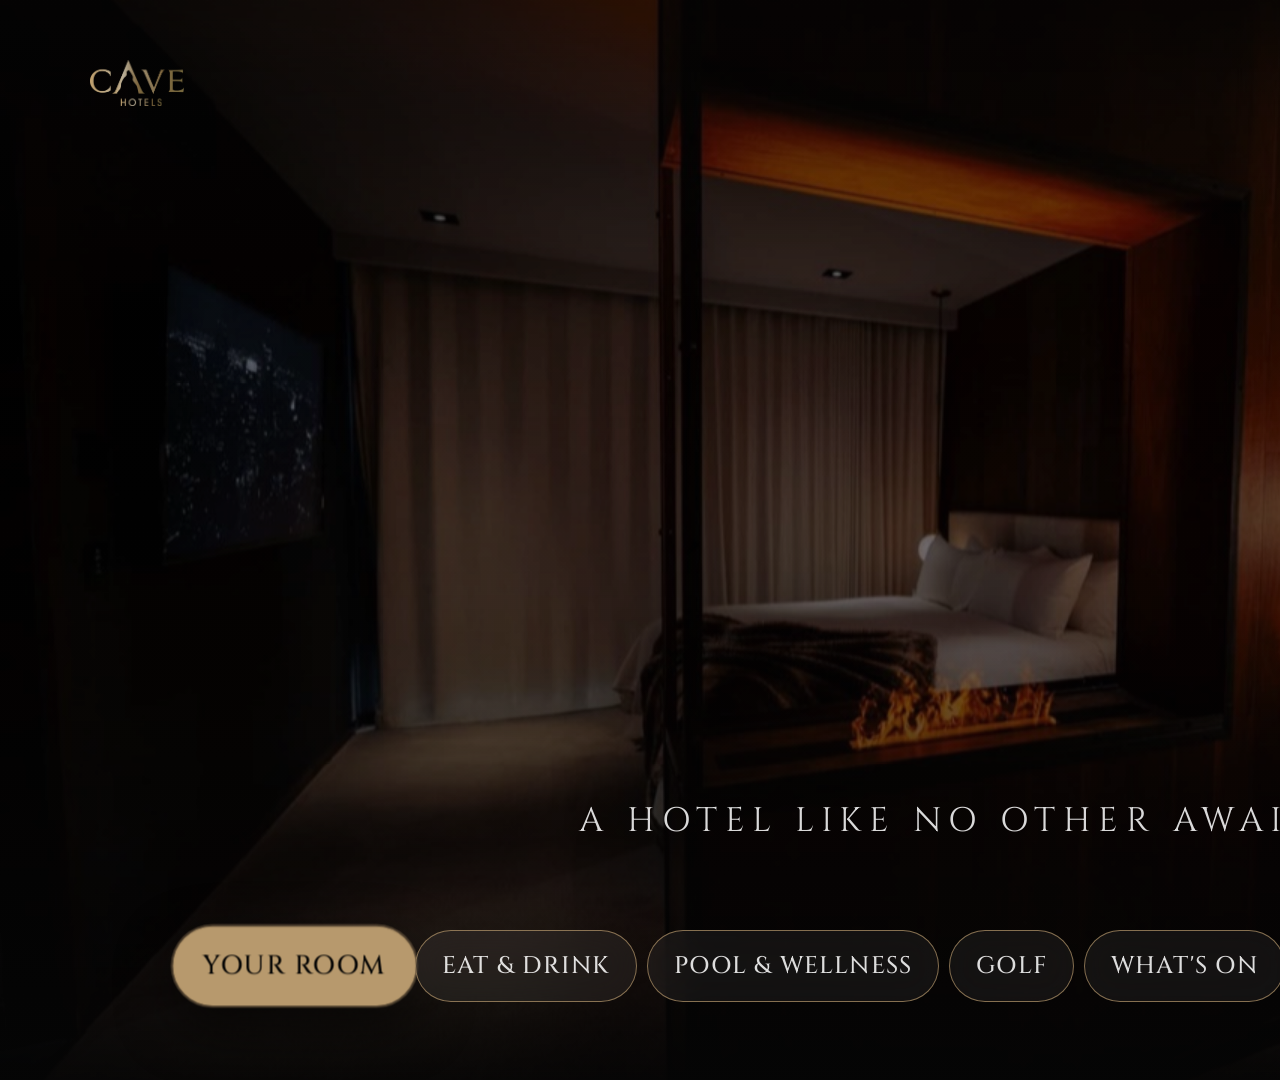
<file: 06-dock.html>
<!doctype html>
<html lang="en"><head><meta charset="utf-8"><title>06 Dock · Cave TV demo</title>
<link rel="stylesheet" href="https://fonts.googleapis.com/css2?family=Cinzel:wght@400;500;600&family=Inter:wght@300;400;500&display=swap">
<style>
:root{
  --gold:#b7996d;
  --ground:#050505;
  --focus:200ms cubic-bezier(.3,1.25,.45,1);      /* gentle spring, slight settle */
  --level:400ms cubic-bezier(.22,.61,.36,1);      /* ease-out for level moves */
  --photo:500ms ease;                             /* photo crossfades */
}
html,body{margin:0;width:1920px;height:1080px;overflow:hidden;background:#050505}
body{color:#fff;font-family:Inter,sans-serif;-webkit-font-smoothing:antialiased}
.stage{position:relative;width:1920px;height:1080px;overflow:hidden;background:#050505}

/* ---------- photography ---------- */
.bg,.leafbg{position:absolute;inset:0;width:1920px;height:1080px;object-fit:cover;opacity:0;
  transition:opacity var(--photo);animation:kb 12s ease-in-out infinite alternate;will-change:transform,opacity}
@keyframes kb{from{transform:scale(1)}to{transform:scale(1.06)}}
.bg.show{opacity:.62}
.l1 .bg.show{opacity:.5}
.l2 .bg.show{opacity:0}
.leafbg.show{opacity:.85}
.scrim{position:absolute;inset:0;background:linear-gradient(180deg,rgba(5,5,5,.62) 0%,rgba(5,5,5,.1) 30%,rgba(5,5,5,.3) 65%,rgba(5,5,5,.95) 100%)}
.dim{position:absolute;inset:0;background:#050505;opacity:0;transition:opacity var(--level)}
.l1 .dim{opacity:.5}
.l2 .dim{opacity:.42}

/* ---------- logo + path line (the logo is the "Cave" crumb) ---------- */
.logo{position:absolute;left:90px;top:60px;height:46px;transition:opacity var(--level)}
.l1 .logo,.l2 .logo{opacity:.6}
.path{position:absolute;left:214px;top:60px;height:46px;display:flex;align-items:center;
  font-size:24px;font-weight:400;letter-spacing:.08em;text-transform:uppercase;white-space:nowrap}
.crumb{display:flex;align-items:center;color:rgba(183,153,109,.6);opacity:0;transform:translateX(-14px);
  transition:opacity 350ms ease,transform 350ms cubic-bezier(.22,.61,.36,1),color 300ms ease}
.crumb::before{content:'›';margin:0 18px;color:rgba(183,153,109,.6);font-size:28px;position:relative;top:-2px}
.crumb.in{opacity:1;transform:none}
.crumb.last{color:#fff}
.crumb.swap{opacity:0;transition-duration:160ms}

/* ---------- home tagline ---------- */
.tagline{position:absolute;left:0;right:0;bottom:236px;text-align:center;font-family:Cinzel,serif;font-size:34px;font-weight:400;
  letter-spacing:.22em;text-transform:uppercase;color:rgba(255,255,255,.85);transition:opacity var(--level),transform var(--level)}
.l1 .tagline,.l2 .tagline{opacity:0;transform:translateY(18px)}

/* ---------- level 1: four square tiles ---------- */
.tiles{position:absolute;left:0;right:0;top:250px;display:flex;justify-content:center;align-items:flex-start;gap:40px;font-family:Cinzel,serif}
.tile{width:370px;opacity:0;transform:translateY(44px);transition:opacity var(--level),transform var(--level)}
.tiles.in .tile{opacity:1;transform:none;transition-delay:calc(var(--i)*38ms)}
.tiles.in .tile.drop{opacity:0;transform:translateY(70px);transition-delay:0ms}
.tiles.in .tile.grow{opacity:0;transform:scale(1.8);transition:opacity 450ms ease-in,transform 450ms cubic-bezier(.22,.61,.36,1);transition-delay:0ms}
.tile .ph{position:relative;width:370px;height:370px;border-radius:8px;overflow:hidden;background:#0a0a0a;
  transform:scale(1);transition:transform var(--focus);box-shadow:0 24px 60px rgba(0,0,0,.6)}
.tile .ph img{width:100%;height:100%;object-fit:cover;opacity:.55;transition:opacity var(--focus)}
.tile .ph::after{content:'';position:absolute;inset:0;border:4px solid var(--gold);border-radius:8px;opacity:0;transition:opacity var(--focus)}
.tile .name{margin-top:26px;text-align:center;font-size:30px;font-weight:500;letter-spacing:.06em;text-transform:uppercase;
  color:rgba(255,255,255,.55);line-height:1.2;transition:color var(--focus),transform var(--focus)}
.tile.focus .ph{transform:scale(1.08)}
.tile.focus .ph img,.tile.current .ph img{opacity:1}
.tile.focus .ph::after{opacity:1}
.tile.focus .name{color:#fff;transform:translateY(14px)}
.tile.current .name{color:rgba(255,255,255,.85)}

/* ---------- level 2: the leaf ---------- */
.leaf{position:absolute;left:90px;top:300px;width:1740px;pointer-events:none}
.leaf .k{opacity:0;transform:translateY(22px);transition:opacity var(--level),transform var(--level)}
.leaf.in .k{opacity:1;transform:none}
.leaf.in .sec{transition-delay:140ms}
.leaf.in .name{transition-delay:200ms}
.leaf.in .panel{transition-delay:280ms}
.leaf .sec{font-size:24px;letter-spacing:.24em;text-transform:uppercase;color:var(--gold)}
.leaf .name{font-family:Cinzel,serif;font-size:88px;font-weight:500;letter-spacing:.08em;text-transform:uppercase;line-height:1.1;margin-top:14px;color:#fff}
.leaf .name .t{display:inline-block;transition:opacity 180ms ease}
.leaf .name .t.swap{opacity:0}
.leaf .panel{margin-top:44px;width:900px;height:180px;border:1px solid rgba(183,153,109,.6);border-radius:6px;background:rgba(5,5,5,.25)}

/* level 1 receded: thumbnails above the dock strip */
.thumbs{position:absolute;left:0;right:0;bottom:140px;display:flex;justify-content:center;gap:22px}
.thumb{width:128px;height:128px;opacity:0;transform:translateY(24px);transition:opacity var(--level),transform var(--level)}
.thumbs.in .thumb{opacity:1;transform:none;transition-delay:calc(220ms + var(--i)*35ms)}
.thumb .im{position:relative;width:128px;height:128px;border-radius:6px;overflow:hidden;background:#0a0a0a;
  transition:transform var(--focus);box-shadow:0 14px 34px rgba(0,0,0,.6)}
.thumb .im img{width:100%;height:100%;object-fit:cover;opacity:.5;transition:opacity var(--focus)}
.thumb .im::after{content:'';position:absolute;inset:0;border:3px solid var(--gold);border-radius:6px;opacity:0;transition:opacity var(--focus)}
.thumb.focus .im{transform:scale(1.1)}
.thumb.focus .im img,.thumb.current .im img{opacity:1}
.thumb.focus .im::after{opacity:1}
.thumb.current .im::after{opacity:.6}
.thumb .im.pulse{animation:pulse 260ms cubic-bezier(.22,.61,.36,1)}
@keyframes pulse{0%{transform:scale(1.1)}45%{transform:scale(1.17)}100%{transform:scale(1.1)}}

/* ---------- the dock ---------- */
.dock{position:absolute;left:0;right:0;bottom:78px;display:flex;justify-content:center;transform-origin:50% 100%;
  transition:transform var(--level),opacity var(--level);will-change:transform}
.l1 .dock,.l2 .dock{transform:translateY(18px) scale(.72);opacity:.55}
.l1.zone-dock .dock,.l2.zone-dock .dock{transform:translateY(14px) scale(.78);opacity:1}
.pills{position:relative;display:flex;align-items:center;gap:10px;font-family:Cinzel,serif}
.pill{height:70px;padding:0 26px;display:flex;align-items:center;border:1px solid rgba(183,153,109,.7);border-radius:999px;
  background:rgba(255,255,255,.06);backdrop-filter:blur(18px);-webkit-backdrop-filter:blur(18px);
  font-size:24px;font-weight:500;letter-spacing:.05em;text-transform:uppercase;color:rgba(255,255,255,.86);white-space:nowrap;
  transform:scale(1);transition:transform var(--focus),color var(--focus),background-color var(--focus),border-color var(--focus),box-shadow var(--focus)}
.pill.held{border-color:var(--gold);color:var(--gold)}
.l1 .pill:not(.focus):not(.held),.l2 .pill:not(.focus):not(.held){color:rgba(255,255,255,.45);border-color:rgba(183,153,109,.35)}
.pill.focus{background:var(--gold);border-color:var(--gold);color:#050505;transform:scale(1.1);
  box-shadow:0 0 0 2px rgba(183,153,109,.35),0 18px 50px rgba(0,0,0,.65)}
/* back affordance: lives at the left end of the dock strip, on the focus path */
.back{position:absolute;right:100%;top:0;height:70px;margin-right:44px;display:flex;align-items:center;gap:14px;
  font-family:Inter,sans-serif;font-size:33px;font-weight:400;letter-spacing:.02em;color:rgba(183,153,109,.6);
  opacity:0;transform:scale(1);transform-origin:100% 50%;transition:opacity var(--level),color var(--focus),transform var(--focus);white-space:nowrap}
.back .chev{font-size:44px;line-height:1;color:var(--gold);position:relative;top:-4px}
.l1 .back,.l2 .back{opacity:1}
.back.focus{color:#fff;transform:scale(1.1)}

/* ---------- demo-only remote legend ---------- */
.legend{position:absolute;right:90px;bottom:30px;font-size:18px;font-weight:400;letter-spacing:.04em;color:rgba(255,255,255,.35);
  white-space:nowrap;transition:opacity 700ms ease}
.legend.hide{opacity:0}
</style></head>
<body>
<div class="stage l0 zone-dock">
  <img class="bg a" alt=""><img class="bg b" alt="">
  <img class="leafbg a" alt=""><img class="leafbg b" alt="">
  <div class="scrim"></div>
  <div class="dim"></div>

  <img class="logo" src="assets/CaveLogo.png" alt="Cave">
  <div class="path"></div>

  <div class="tagline"></div>

  <div class="tiles"></div>

  <div class="leaf">
    <div class="sec k"></div>
    <div class="name k"><span class="t"></span></div>
    <div class="panel k"></div>
  </div>
  <div class="thumbs"></div>

  <div class="dock">
    <div class="pills">
      <div class="back"><span class="chev">‹</span><span>Back</span></div>
    </div>
  </div>

  <div class="legend">← ↑ → ↓ move · Enter select · Esc back</div>
</div>

<script>
/* =========================================================================
   CONTENT — the only place hotel words and photos appear. The real app
   receives the equivalent of this object as JSON and renders it.
   ========================================================================= */
const CONTENT = {
  tagline: "A hotel like no other awaits",
  sections: [
    { name: "Your Room",       hero: "assets/hero-room.jpg",    items: [
      { name: "Lighting",           photo: "assets/penthouse-2.jpg" },
      { name: "Curtains",           photo: "assets/penthouse-3.jpg" },
      { name: "TV & AirPlay",       photo: "assets/penthouse-4.jpg" },
      { name: "Coffee",             photo: "assets/penthouse-5.jpg" } ] },
    { name: "Eat & Drink",     hero: "assets/hero-eat.jpg",     items: [
      { name: "Firepit",            photo: "assets/hero-firepit.jpg" },
      { name: "The Korean Cowgirl", photo: "assets/hero-cowgirl.jpg" },
      { name: "The Deck",           photo: "assets/hero-deck.jpg" },
      { name: "Room Service",       photo: "assets/hero-roomservice.jpg" } ] },
    { name: "Pool & Wellness", hero: "assets/hero-pool.jpg",    items: [
      { name: "Pool",               photo: "assets/hero-pool.jpg" },
      { name: "Sauna",              photo: "assets/hero-gym.jpg" },
      { name: "Gym",                photo: "assets/hero-gym.jpg" },
      { name: "Treatments",         photo: "assets/hero-suite.jpg" } ] },
    { name: "Golf",            hero: "assets/hero-golf.jpg",    items: [
      { name: "The Course",         photo: "assets/hero-golf.jpg" },
      { name: "Driving Range",      photo: "assets/golf-2.jpg" },
      { name: "Tee Times",          photo: "assets/hero-golf.jpg" },
      { name: "Coaching",           photo: "assets/golf-2.jpg" } ] },
    { name: "What's On",       hero: "assets/hero-events.jpg",  items: [
      { name: "This Week",          photo: "assets/hero-events.jpg" },
      { name: "Live Music",         photo: "assets/deck-evening.jpg" },
      { name: "Seasonal",           photo: "assets/hero-events.jpg" },
      { name: "Offers",             photo: "assets/hero-breakfast.jpg" } ] },
    { name: "Explore Kent",    hero: "assets/hero-explore.jpg", items: [
      { name: "Canterbury",         photo: "assets/hero-explore.jpg" },
      { name: "Whitstable",         photo: "assets/hero-explore.jpg" },
      { name: "Walks",              photo: "assets/hero-hotel.jpg" },
      { name: "Getting Around",     photo: "assets/hero-explore.jpg" } ] },
    { name: "Contact",         hero: "assets/hero-hotel.jpg",   items: [
      { name: "Reception",          photo: "assets/hero-hotel.jpg" },
      { name: "Housekeeping",       photo: "assets/hero-room.jpg" },
      { name: "Wi-Fi",              photo: "assets/penthouse-6.jpg" },
      { name: "Check-out",          photo: "assets/hero-hotel.jpg" } ] }
  ]
};

/* =========================================================================
   State. Exactly one focused element at all times.
   level 0: dock (sections)   level 1: tiles or dock   level 2: thumbs or dock
   dock index -1 is the "‹ Back" label (levels 1 and 2 only).
   ========================================================================= */
const S = { level: 0, section: 0, item: 0, zone: "dock", dock: 0 };
let gen = 0;                                    // invalidates stale cleanup timers

const $ = s => document.querySelector(s);
const stage = $(".stage"), pillsEl = $(".pills"), backEl = $(".back"), tilesEl = $(".tiles"),
      thumbsEl = $(".thumbs"), leafEl = $(".leaf"), leafName = $(".leaf .name .t"), leafSec = $(".leaf .sec"),
      pathEl = $(".path"), legend = $(".legend"), tagline = $(".tagline");
const bgs = [$(".bg.a"), $(".bg.b")], leafbgs = [$(".leafbg.a"), $(".leafbg.b")];
let bgCur = 0, leafCur = 0;
const sec = () => CONTENT.sections[S.section];
const el = (cls, html) => { const d = document.createElement("div"); d.className = cls; if (html) d.innerHTML = html; return d; };
const esc = s => s.replace(/&/g, "&amp;").replace(/</g, "&lt;");

/* ---------- build from CONTENT ---------- */
tagline.textContent = CONTENT.tagline;
CONTENT.sections.forEach(s => { const p = el("pill"); p.textContent = s.name; pillsEl.appendChild(p); });
const pills = [...pillsEl.querySelectorAll(".pill")];
CONTENT.sections.forEach(s => { new Image().src = s.hero; s.items.forEach(i => { new Image().src = i.photo; }); });

/* ---------- photo layers (two each, crossfading) ---------- */
function showBg(src) {
  if (bgs[bgCur].dataset.src === src) return;
  const next = bgs[1 - bgCur]; next.src = src; next.dataset.src = src;
  next.classList.add("show"); bgs[bgCur].classList.remove("show"); bgCur = 1 - bgCur;
}
function showLeafBg(src) {
  if (leafbgs[leafCur].dataset.src === src && leafbgs[leafCur].classList.contains("show")) return;
  const next = leafbgs[1 - leafCur]; next.src = src; next.dataset.src = src;
  next.classList.add("show"); leafbgs[leafCur].classList.remove("show"); leafCur = 1 - leafCur;
}
function hideLeafBg() { leafbgs.forEach(l => l.classList.remove("show")); }

/* ---------- path line: logo is "Cave"; crumbs follow ---------- */
function setPath(names) {
  const crumbs = [...pathEl.querySelectorAll(".crumb:not(.dying)")];
  names.forEach((n, i) => {
    let c = crumbs[i];
    if (!c) { c = el("crumb"); c.textContent = n; pathEl.appendChild(c); void c.offsetWidth; c.classList.add("in"); }
    else if (c.textContent !== n) { c.classList.add("swap"); setTimeout(() => { c.textContent = n; c.classList.remove("swap"); }, 160); }
  });
  for (let i = names.length; i < crumbs.length; i++) { const c = crumbs[i]; c.classList.remove("in"); c.classList.add("dying"); setTimeout(() => c.remove(), 380); }
  pathEl.querySelectorAll(".crumb:not(.dying)").forEach((c, i) => c.classList.toggle("last", i === names.length - 1));
}

/* ---------- level 1 tiles ---------- */
function buildTiles() {
  tilesEl.className = "tiles"; tilesEl.innerHTML = "";
  sec().items.forEach((it, i) => {
    const t = el("tile", `<div class="ph"><img src="${it.photo}" alt=""></div><div class="name">${esc(it.name)}</div>`);
    t.style.setProperty("--i", i); tilesEl.appendChild(t);
  });
  void tilesEl.offsetWidth; tilesEl.classList.add("in");
}
/* ---------- level 2 thumbs ---------- */
function buildThumbs() {
  thumbsEl.className = "thumbs"; thumbsEl.innerHTML = "";
  sec().items.forEach((it, i) => {
    const t = el("thumb", `<div class="im"><img src="${it.photo}" alt=""></div>`);
    t.style.setProperty("--i", i); thumbsEl.appendChild(t);
  });
  void thumbsEl.offsetWidth; thumbsEl.classList.add("in");
}
let nameTimer = null;
function setLeaf(first) {
  const it = sec().items[S.item];
  leafSec.textContent = sec().name;
  if (first) { leafName.textContent = it.name; void leafEl.offsetWidth; leafEl.classList.add("in"); }
  else {
    clearTimeout(nameTimer); leafName.classList.add("swap");
    nameTimer = setTimeout(() => { leafName.textContent = it.name; leafName.classList.remove("swap"); }, 180);
  }
  showLeafBg(it.photo);
}

/* ---------- render focus state from S ---------- */
function render() {
  stage.className = "stage l" + S.level + " zone-" + S.zone;
  pills.forEach((p, i) => { p.classList.toggle("focus", S.zone === "dock" && S.dock === i); p.classList.toggle("held", S.level > 0 && S.section === i); });
  backEl.classList.toggle("focus", S.zone === "dock" && S.dock === -1);
  [...tilesEl.children].forEach((t, i) => { t.classList.toggle("focus", S.level === 1 && S.zone === "tiles" && S.item === i); t.classList.toggle("current", S.level === 1 && S.zone === "dock" && S.item === i); });
  [...thumbsEl.children].forEach((t, i) => { t.classList.toggle("focus", S.level === 2 && S.zone === "thumbs" && S.item === i); t.classList.toggle("current", S.level === 2 && S.zone === "dock" && S.item === i); });
}
function later(ms, fn) { const g = ++gen; setTimeout(() => { if (gen === g) fn(); }, ms); }

/* ---------- level moves ---------- */
function enterSection() {                       // 0 -> 1: dock recedes, tiles rise
  S.level = 1; S.item = 0; S.zone = "tiles";
  buildTiles(); setPath([sec().name]); render();
}
function openItem() {                           // 1 -> 2: tiles fall, chosen grows into the leaf
  [...tilesEl.children].forEach((t, i) => t.classList.add(i === S.item ? "grow" : "drop"));
  S.level = 2; S.zone = "thumbs";
  setLeaf(true); buildThumbs(); setPath([sec().name, sec().items[S.item].name]); render();
  later(500, () => { tilesEl.innerHTML = ""; });
}
function closeLeaf() {                          // 2 -> 1: leaf fades, tiles rise again
  S.level = 1; S.zone = "tiles";
  leafEl.classList.remove("in"); hideLeafBg(); thumbsEl.classList.remove("in");
  buildTiles(); setPath([sec().name]); render();
  later(450, () => { thumbsEl.innerHTML = ""; });
}
function goHome(section) {                      // any -> 0, with that section focused
  if (S.level === 2) { leafEl.classList.remove("in"); hideLeafBg(); thumbsEl.classList.remove("in"); }
  tilesEl.classList.remove("in");
  S.level = 0; S.zone = "dock"; S.section = section; S.dock = section; S.item = 0;
  showBg(sec().hero); setPath([]); render();
  later(450, () => { tilesEl.innerHTML = ""; thumbsEl.innerHTML = ""; });
}
function back() {                               // Menu button: one level up
  if (S.level === 0) return;
  if (S.level === 1) goHome(S.section); else closeLeaf();
}
function switchLeaf() {                         // Left/Right along the thumbs
  setLeaf(false); setPath([sec().name, sec().items[S.item].name]); render();
}
function pulse() {
  const im = thumbsEl.children[S.item] && thumbsEl.children[S.item].querySelector(".im");
  if (!im) return; im.classList.remove("pulse"); void im.offsetWidth; im.classList.add("pulse");
}

/* ---------- keys = the Siri Remote ---------- */
function handle(k) {
  const n = CONTENT.sections.length, m = sec().items.length;
  const enter = k === "Enter" || k === " ";
  if (k === "Home") { if (S.level > 0) goHome(S.section); return; }
  if (k === "Escape" || k === "Backspace") { back(); return; }

  if (S.zone === "dock") {
    if (k === "ArrowLeft")       { const min = S.level > 0 ? -1 : 0; if (S.dock > min) { S.dock--; dockMoved(); } }
    else if (k === "ArrowRight") { if (S.dock < n - 1) { S.dock++; dockMoved(); } }
    else if (k === "ArrowUp")    { if (S.level === 1) S.zone = "tiles"; else if (S.level === 2) S.zone = "thumbs"; render(); }
    else if (enter)              { if (S.level === 0) enterSection(); else if (S.dock === -1) back(); else goHome(S.dock); }
  } else if (S.zone === "tiles") {
    if (k === "ArrowLeft")       { if (S.item > 0) { S.item--; render(); } }
    else if (k === "ArrowRight") { if (S.item < m - 1) { S.item++; render(); } }
    else if (k === "ArrowDown")  { S.zone = "dock"; S.dock = S.section; render(); }
    else if (enter)              { openItem(); }
  } else if (S.zone === "thumbs") {
    if (k === "ArrowLeft")       { if (S.item > 0) { S.item--; switchLeaf(); } }
    else if (k === "ArrowRight") { if (S.item < m - 1) { S.item++; switchLeaf(); } }
    else if (k === "ArrowDown")  { S.zone = "dock"; S.dock = S.section; render(); }
    else if (enter)              { pulse(); }
  }
}
function dockMoved() {
  if (S.level === 0) { S.section = S.dock; showBg(sec().hero); }
  render();
}
const KEYS = ["ArrowLeft", "ArrowRight", "ArrowUp", "ArrowDown", "Enter", " ", "Escape", "Backspace", "Home"];
addEventListener("keydown", e => {
  if (!KEYS.includes(e.key)) return;
  e.preventDefault(); touched(); handle(e.key);
});

/* ---------- legend: gone after 6s of use, back after 8s idle ---------- */
let useT = null, idleT = null;
function touched() {
  clearTimeout(idleT);
  idleT = setTimeout(() => { legend.classList.remove("hide"); useT = null; }, 8000);
  if (!useT) useT = setTimeout(() => legend.classList.add("hide"), 6000);
}

/* ---------- start ---------- */
showBg(sec().hero); render();
</script>
<script src="remote-bridge.js"></script>
</body></html>
</file>
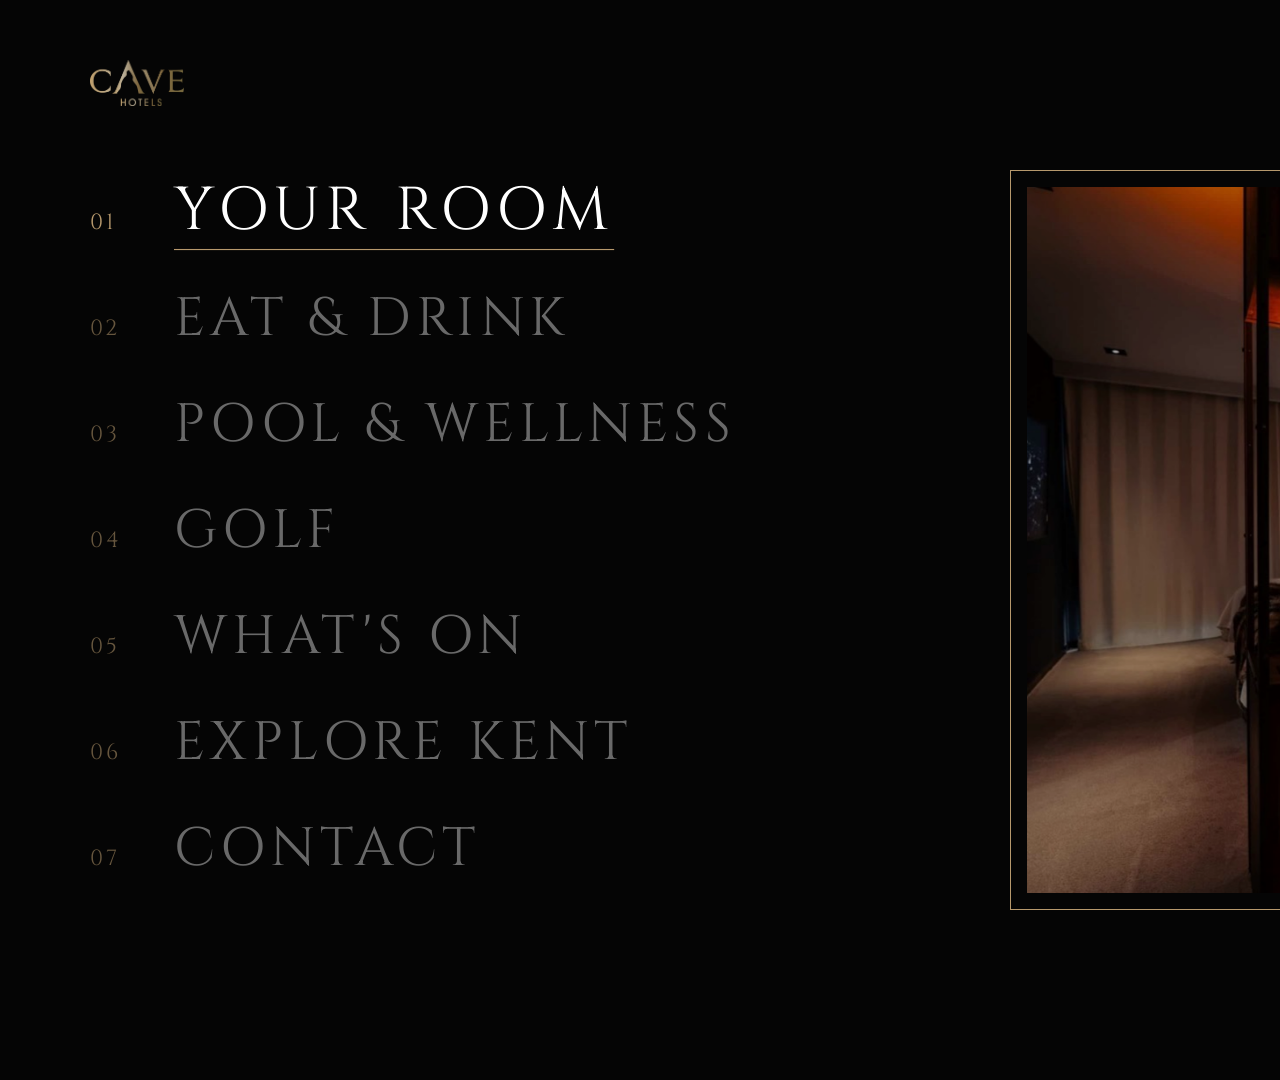
<file: 10-index.html>
<!doctype html>
<html lang="en"><head><meta charset="utf-8"><title>10 Index · Cave TV demo</title>
<link rel="stylesheet" href="https://fonts.googleapis.com/css2?family=Cinzel:wght@400;500;600&family=Inter:wght@300;400;500&display=swap">
<style>
html,body{margin:0;width:1920px;height:1080px;overflow:hidden;background:#050505}
body{color:#fff;font-family:Inter,sans-serif;-webkit-font-smoothing:antialiased;user-select:none}
:root{
  --gold:#b7996d;
  --focus:200ms cubic-bezier(.2,.8,.2,1);      /* focus moves: gentle ease-out */
  --level:400ms cubic-bezier(.22,.61,.36,1);   /* level transitions */
}
.stage{position:absolute;left:0;top:0;width:1920px;height:1080px;overflow:hidden;background:#050505}
.cz{font-family:Cinzel,serif}

/* ---------- chrome: logo, tagline, path line, back ---------- */
.logo{position:absolute;left:90px;top:60px;height:46px;z-index:40}
.tagline{position:absolute;right:90px;top:950px;font-family:Cinzel,serif;font-size:22px;letter-spacing:.3em;text-transform:uppercase;color:var(--gold);transition:opacity 320ms ease;z-index:5}
.stage.l1 .tagline,.stage.l2 .tagline{opacity:0}

.path{position:absolute;left:90px;top:138px;display:flex;align-items:baseline;font-size:22px;letter-spacing:.08em;color:rgba(183,153,109,.6);white-space:nowrap;z-index:40}
.seg{display:inline-flex;align-items:baseline;opacity:0;transform:translateX(-14px);transition:opacity 300ms ease,transform 300ms cubic-bezier(.2,.8,.2,1),color 300ms ease}
.seg.in{opacity:1;transform:none}
.seg.cur{color:#fff}
.seg .sep{color:rgba(183,153,109,.4);margin:0 14px}

.back{position:absolute;left:90px;top:190px;display:flex;align-items:center;font-size:24px;color:rgba(183,153,109,.6);opacity:0;transform:translateX(-14px);transition:opacity 300ms ease,transform 300ms cubic-bezier(.2,.8,.2,1),color 200ms ease;z-index:40}
.back .chev{font-size:34px;line-height:24px;margin-right:12px;position:relative;top:-3px}
.stage.l1 .back,.stage.l2 .back{opacity:1;transform:none;transition-delay:60ms}
.stage.hint .back{color:var(--gold)}

/* ---------- level 0: numbered list + framed photo ---------- */
.list{position:absolute;left:90px;top:186px;transform-origin:0 0;transition:transform var(--level),opacity 300ms ease;z-index:10;will-change:transform}
.line{display:flex;align-items:baseline;height:106px;opacity:0;transform:translateY(16px);transition:opacity 500ms ease,transform 500ms cubic-bezier(.2,.8,.2,1)}
.stage.ready .line{opacity:1;transform:none;transition-delay:calc(var(--i)*40ms)}
.line .n{font-size:22px;letter-spacing:.14em;color:var(--gold);width:84px;flex:none;opacity:.55;transition:opacity var(--focus)}
.line .t{font-family:Cinzel,serif;font-size:54px;letter-spacing:.1em;text-transform:uppercase;color:rgba(255,255,255,.4);white-space:nowrap;position:relative;padding-bottom:8px;line-height:1;transform-origin:0 72%;transition:transform var(--focus),color var(--focus)}
.line .t::after{content:"";position:absolute;left:0;right:0;bottom:0;height:1px;background:var(--gold);transform:scaleX(0);transform-origin:0 0;transition:transform 260ms cubic-bezier(.2,.8,.2,1)}
.line.focus .n{opacity:1}
.line.focus .t{color:#fff;transform:scale(1.12)}
.line.focus .t::after{transform:scaleX(1)}
.stage.l1 .list,.stage.l2 .list{transform:translate(0,64px) scale(.45);opacity:0}

.hframe{position:absolute;left:1010px;top:170px;width:820px;height:740px;box-sizing:border-box;padding:16px;border:1px solid var(--gold);opacity:0;transform:scale(.97);transition:transform var(--level),opacity 320ms ease;z-index:5}
.stage.ready .hframe{opacity:1;transform:none;transition:transform 700ms cubic-bezier(.2,.8,.2,1),opacity 700ms ease;transition-delay:180ms}
.hframe .ph{position:relative;width:100%;height:100%;overflow:hidden;background:#000}
.hframe img{position:absolute;left:0;top:0;width:100%;height:100%;object-fit:cover;opacity:0;transition:opacity 500ms ease;will-change:transform}
.hframe img.on{opacity:.85}
.stage.l1 .hframe,.stage.l2 .hframe{opacity:0;transform:scale(.96);transition:transform var(--level),opacity 320ms ease}

/* ---------- receded parents: compact columns at far left ---------- */
.rail{position:absolute;left:90px;top:250px;z-index:30}
.col{opacity:0;transition:opacity 320ms ease}
.col .row{display:flex;align-items:baseline;height:48px}
.col .n{font-size:12px;letter-spacing:.2em;color:var(--gold);width:36px;flex:none;opacity:.7}
.col .t{font-family:Cinzel,serif;font-size:24px;letter-spacing:.1em;text-transform:uppercase;color:rgba(255,255,255,.35);white-space:nowrap;line-height:1;transition:color 300ms ease}
.col .row.sel .t{color:#fff}
.stage.l1 .col.sections,.stage.l2 .col.sections{opacity:1;transition-delay:140ms}
.col.items{margin-top:34px;padding-left:40px}
.col.items .row{opacity:0;transform:translateY(10px);transition:opacity 180ms ease,transform 180ms cubic-bezier(.2,.8,.2,1)}
.stage.l2 .col.items{opacity:1}
.stage.l2 .col.items .row{opacity:1;transform:none;transition-duration:340ms;transition-delay:calc(220ms + var(--i)*35ms)}

/* ---------- level 1: carousel of framed cards ---------- */
.car{position:absolute;left:420px;top:220px;width:1500px;height:700px;z-index:10;opacity:0;transform:translateX(60px);
  transition:opacity 350ms ease,transform 350ms cubic-bezier(.22,.61,.36,1);
  -webkit-mask-image:linear-gradient(90deg,transparent 0,#000 150px,#000 calc(100% - 60px),transparent 100%);
  mask-image:linear-gradient(90deg,transparent 0,#000 150px,#000 calc(100% - 60px),transparent 100%)}
.stage.l1 .car,.stage.l2 .car{opacity:1;transform:none;transition:opacity 350ms ease,transform 0ms}
.car.notrans,.car.notrans *{transition:none!important}
.track{position:absolute;left:0;top:0;height:100%;transition:transform 300ms cubic-bezier(.22,.61,.36,1);will-change:transform}
.card{position:absolute;top:0;width:798px;height:700px;opacity:0;z-index:1;transform:translateX(80px);transition:opacity 420ms ease,transform 420ms cubic-bezier(.22,.61,.36,1);transition-delay:var(--d)}
.car.in .card{opacity:1;transform:none}
.car.leaf .card{transition-delay:0ms;transition-duration:300ms}
.car.leaf .card:not(.focus){opacity:0}
.ci{position:absolute;left:0;top:0;width:100%;height:100%;transform:scale(.8);opacity:.42;transform-origin:50% 56%;transition:transform 220ms cubic-bezier(.2,.8,.2,1),opacity 220ms ease;will-change:transform}
.card.focus{z-index:2}
.card.focus .ci{transform:none;opacity:1}
.cnum{position:absolute;left:0;right:0;top:56px;text-align:center;font-size:14px;letter-spacing:.35em;color:var(--gold);transition:opacity 250ms ease}
.frame{position:absolute;left:0;top:100px;width:798px;height:462px;box-sizing:border-box;padding:14px;border:1px solid var(--gold);transition:border-color 250ms ease}
.frame::after{content:"";position:absolute;left:-1px;top:-1px;right:-1px;bottom:-1px;box-shadow:0 0 0 1px rgba(183,153,109,.95),0 0 70px rgba(183,153,109,.22),0 40px 100px rgba(0,0,0,.6);opacity:0;transition:opacity 220ms ease}
.card.focus .frame::after{opacity:1}
.frame .ph{position:relative;width:100%;height:100%;overflow:hidden;background:#000}
.frame img{position:absolute;left:0;top:0;width:100%;height:100%;object-fit:cover;display:block;will-change:transform}
.cname{position:absolute;left:0;right:0;top:604px;text-align:center;font-family:Cinzel,serif;font-size:36px;letter-spacing:.12em;text-transform:uppercase;color:#fff;white-space:nowrap;line-height:1;transition:opacity 250ms ease}
.car.leaf .card.focus .frame{border-color:transparent}
.car.leaf .card.focus .frame::after,.car.leaf .card.focus .cnum,.car.leaf .card.focus .cname{opacity:0}

/* ---------- level 2: the leaf, expanding in place from the focused card ---------- */
.leaf{position:absolute;left:0;top:0;width:1920px;height:1080px;transform-origin:0 0;z-index:20;opacity:0;visibility:hidden;
  transition:transform 420ms cubic-bezier(.22,.61,.36,1),opacity 0ms linear 420ms,visibility 0ms linear 420ms;will-change:transform}
.leaf.open{opacity:1;visibility:visible;transition:transform 420ms cubic-bezier(.22,.61,.36,1),opacity 0ms,visibility 0ms}
.leaf.dissolve{transition:opacity 380ms ease,visibility 0ms linear 380ms}   /* Home key from level 2: crossfade, no shrink */
.leaf .ph{position:absolute;left:0;top:0;width:100%;height:100%;overflow:hidden;background:#000}
.leaf img{position:absolute;left:0;top:0;width:100%;height:100%;object-fit:cover;display:block;will-change:transform}
.leaf .scrim{position:absolute;left:0;top:0;width:100%;height:100%;opacity:0;transition:opacity 420ms ease;
  background:linear-gradient(90deg,rgba(5,5,5,.96) 0,rgba(5,5,5,.78) 480px,rgba(5,5,5,.38) 1100px,rgba(5,5,5,.3) 100%)}
.leaf .scrim2{position:absolute;left:0;top:0;width:100%;height:100%;opacity:0;transition:opacity 420ms ease;
  background:linear-gradient(180deg,rgba(5,5,5,.35) 0,rgba(5,5,5,0) 300px,rgba(5,5,5,0) 55%,rgba(5,5,5,.72) 100%)}
.leaf.open .scrim,.leaf.open .scrim2{opacity:1}

.ltext{position:absolute;left:560px;bottom:140px;width:1270px;z-index:25;display:flex;flex-direction:column;align-items:flex-start}
.ltext>*{opacity:0;transform:translateY(18px);transition:opacity 160ms ease,transform 160ms cubic-bezier(.2,.8,.2,1)}
.stage.l2 .ltext>*{opacity:1;transform:none;transition-duration:420ms}
.stage.l2 .lsec{transition-delay:220ms}
.stage.l2 .lname{transition-delay:280ms}
.stage.l2 .lpanel{transition-delay:360ms}
.lsec{font-size:24px;letter-spacing:.35em;text-transform:uppercase;color:var(--gold);margin-bottom:20px}
.lname{font-family:Cinzel,serif;font-size:96px;letter-spacing:.08em;text-transform:uppercase;line-height:1.05;color:#fff;max-width:1270px;margin-bottom:44px}
.lpanel{width:900px;height:180px;box-sizing:border-box;border:1px solid rgba(183,153,109,.6)}

/* ---------- demo-only remote legend ---------- */
.legend{position:absolute;right:90px;bottom:44px;font-size:18px;letter-spacing:.04em;color:rgba(255,255,255,.35);transition:opacity 700ms ease;z-index:40}
.legend.off{opacity:0}
</style></head>
<body>
<div class="stage" id="stage">
  <img class="logo" id="logo" alt="">
  <div class="path" id="path"></div>
  <div class="back" id="back"><span class="chev">‹</span><span>Back</span></div>

  <div class="list cz" id="list"></div>
  <div class="hframe" id="hframe"><div class="ph"><img id="homeA" alt=""><img id="homeB" alt=""></div></div>
  <div class="tagline" id="tagline"></div>

  <div class="rail" id="rail">
    <div class="col sections" id="colSections"></div>
    <div class="col items" id="colItems"></div>
  </div>

  <div class="car" id="car"><div class="track" id="track"></div></div>

  <div class="leaf" id="leaf"><div class="ph"><img id="leafImg" alt=""><div class="scrim"></div><div class="scrim2"></div></div></div>
  <div class="ltext" id="ltext"><div class="lsec" id="lsec"></div><div class="lname" id="lname"></div><div class="lpanel"></div></div>

  <div class="legend" id="legend">← ↑ → ↓ move &nbsp;·&nbsp; Enter select &nbsp;·&nbsp; Esc back</div>
</div>

<script>
/* ============================================================
   CONTENT — the only place hotel words and photos live.
   The real app renders content.json exactly like this.
   ============================================================ */
const CONTENT = {
  logo: 'assets/CaveLogo.png',
  tagline: 'A hotel like no other awaits',
  sections: [
    { name: 'Your Room', image: 'assets/hero-room.jpg', items: [
      { name: 'Lighting',     image: 'assets/penthouse-2.jpg' },
      { name: 'Curtains',     image: 'assets/penthouse-3.jpg' },
      { name: 'TV & AirPlay', image: 'assets/penthouse-4.jpg' },
      { name: 'Coffee',       image: 'assets/penthouse-5.jpg' } ] },
    { name: 'Eat & Drink', image: 'assets/hero-eat.jpg', items: [
      { name: 'Firepit',            image: 'assets/hero-firepit.jpg' },
      { name: 'The Korean Cowgirl', image: 'assets/hero-cowgirl.jpg' },
      { name: 'The Deck',           image: 'assets/hero-deck.jpg' },
      { name: 'Room Service',       image: 'assets/hero-roomservice.jpg' } ] },
    { name: 'Pool & Wellness', image: 'assets/hero-pool.jpg', items: [
      { name: 'Pool',       image: 'assets/hero-pool.jpg' },
      { name: 'Sauna',      image: 'assets/hero-gym.jpg' },
      { name: 'Gym',        image: 'assets/hero-gym.jpg' },
      { name: 'Treatments', image: 'assets/hero-suite.jpg' } ] },
    { name: 'Golf', image: 'assets/hero-golf.jpg', items: [
      { name: 'The Course',    image: 'assets/hero-golf.jpg' },
      { name: 'Driving Range', image: 'assets/golf-2.jpg' },
      { name: 'Tee Times',     image: 'assets/hero-golf.jpg' },
      { name: 'Coaching',      image: 'assets/golf-2.jpg' } ] },
    { name: "What's On", image: 'assets/hero-events.jpg', items: [
      { name: 'This Week',  image: 'assets/hero-events.jpg' },
      { name: 'Live Music', image: 'assets/deck-evening.jpg' },
      { name: 'Seasonal',   image: 'assets/hero-events.jpg' },
      { name: 'Offers',     image: 'assets/hero-breakfast.jpg' } ] },
    { name: 'Explore Kent', image: 'assets/hero-explore.jpg', items: [
      { name: 'Canterbury',     image: 'assets/hero-explore.jpg' },
      { name: 'Whitstable',     image: 'assets/hero-explore.jpg' },
      { name: 'Walks',          image: 'assets/hero-hotel.jpg' },
      { name: 'Getting Around', image: 'assets/hero-explore.jpg' } ] },
    { name: 'Contact', image: 'assets/hero-hotel.jpg', items: [
      { name: 'Reception',    image: 'assets/hero-hotel.jpg' },
      { name: 'Housekeeping', image: 'assets/hero-room.jpg' },
      { name: 'Wi-Fi',        image: 'assets/penthouse-6.jpg' },
      { name: 'Check-out',    image: 'assets/hero-hotel.jpg' } ] }
  ]
};

/* ============================================================
   Layout constants (carousel geometry)
   ============================================================ */
const CARD_W = 798, CARD_STEP = 800, VIEW_W = 1500;
const CARD_X0 = VIEW_W / 2 - CARD_W / 2;   // focused card is always centred in the viewport
const LEVEL_LOCK = 420;                     // ms: ignore keys while a level transition plays

/* ============================================================
   DOM
   ============================================================ */
const $ = id => document.getElementById(id);
const stage = $('stage'), list = $('list'), path = $('path'), car = $('car'), track = $('track');
const leaf = $('leaf'), leafImg = $('leafImg'), lsec = $('lsec'), lname = $('lname');
const colSections = $('colSections'), colItems = $('colItems'), legend = $('legend');
const homeImgs = [$('homeA'), $('homeB')];
let homeCur = 0;

const pad = n => String(n).padStart(2, '0');
const el = (cls, parent) => { const d = document.createElement('div'); d.className = cls; parent.appendChild(d); return d; };

/* ============================================================
   Ken Burns via the Web Animations API, so a photo can hand its
   current scale to another element (card -> leaf -> card) with no seam.
   ============================================================ */
const KB_MAX = 1.06, KB_DUR = 12000, KB_EASE = 'cubic-bezier(.45,0,.55,1)';
function scaleOf(node) {
  const t = getComputedStyle(node).transform;
  return (!t || t === 'none') ? 1 : new DOMMatrix(t).a;
}
function stopAnims(node) { node.getAnimations().forEach(a => a.cancel()); }
function kenBurns(node, from = 1) {
  stopAnims(node); node.style.transform = '';
  const loop = () => node.animate(
    [{ transform: `scale(${KB_MAX})` }, { transform: 'scale(1)' }],
    { duration: KB_DUR, easing: KB_EASE, direction: 'alternate', iterations: Infinity });
  const first = node.animate(
    [{ transform: `scale(${from})` }, { transform: `scale(${KB_MAX})` }],
    { duration: Math.max(1, KB_DUR * (KB_MAX - from) / (KB_MAX - 1)), easing: KB_EASE, fill: 'forwards' });
  first.onfinish = () => { loop(); first.cancel(); };
}
/* freeze a photo at its current scale (returns it) */
function holdScale(node) { const s = scaleOf(node); stopAnims(node); node.style.transform = `scale(${s})`; return s; }
/* ease a photo from its current scale back to rest */
function settle(node) {
  const s = scaleOf(node); stopAnims(node); node.style.transform = '';
  if (s !== 1) node.animate([{ transform: `scale(${s})` }, { transform: 'scale(1)' }], { duration: 500, easing: 'ease-out' });
}

/* ============================================================
   Render from CONTENT
   ============================================================ */
$('logo').src = CONTENT.logo;
$('tagline').textContent = CONTENT.tagline;

CONTENT.sections.forEach((sec, k) => {
  const line = el('line', list); line.style.setProperty('--i', k);
  el('n', line).textContent = pad(k + 1);
  el('t', line).textContent = sec.name;
  const row = el('row', colSections);
  el('n', row).textContent = pad(k + 1);
  el('t', row).textContent = sec.name;
});

function buildItems(sec) {
  track.innerHTML = ''; colItems.innerHTML = '';
  sec.items.forEach((it, k) => {
    const card = el('card', track);
    card.style.left = (CARD_X0 + k * CARD_STEP) + 'px';
    card.style.setProperty('--d', (k * 38) + 'ms');
    const ci = el('ci', card);
    el('cnum', ci).textContent = pad(k + 1);
    const frame = el('frame', ci), ph = el('ph', frame);
    const img = document.createElement('img'); img.alt = ''; img.src = it.image; ph.appendChild(img);
    el('cname', ci).textContent = it.name;
    const row = el('row', colItems); row.style.setProperty('--i', k);
    el('n', row).textContent = pad(k + 1);
    el('t', row).textContent = it.name;
  });
}

/* preload every photo so crossfades never show a blank */
[...new Set(CONTENT.sections.flatMap(s => [s.image, ...s.items.map(i => i.image)]))].forEach(src => { const i = new Image(); i.src = src; });

/* ============================================================
   Path line: Cave › Section › Item, animated per segment
   ============================================================ */
function setPath(names) {
  const segs = [...path.querySelectorAll('.seg:not(.out)')];
  for (let k = names.length; k < segs.length; k++) {
    const s = segs[k]; s.classList.add('out'); s.classList.remove('in', 'cur'); s.style.transitionDelay = '0ms';
    setTimeout(() => s.remove(), 320);
  }
  let added = 0;
  names.forEach((n, k) => {
    let s = segs[k];
    if (s && s.dataset.name !== n) { s.remove(); s = null; }
    if (!s) {
      s = document.createElement('span'); s.className = 'seg'; s.dataset.name = n;
      if (k) { const sep = document.createElement('span'); sep.className = 'sep'; sep.textContent = '›'; s.appendChild(sep); }
      const t = document.createElement('span'); t.textContent = n; s.appendChild(t);
      s.style.transitionDelay = (added++ * 70) + 'ms';
      path.appendChild(s);
      requestAnimationFrame(() => requestAnimationFrame(() => s.classList.add('in')));
    }
    s.classList.toggle('cur', k === names.length - 1);
  });
}

/* ============================================================
   State machine
   ============================================================ */
const S = { level: 0, s: 0, i: 0, lockUntil: 0 };
const section = () => CONTENT.sections[S.s];
const cards = () => [...track.children];
const lock = () => { S.lockUntil = performance.now() + LEVEL_LOCK; };

function showHome(src) {
  const cur = homeImgs[homeCur];
  if (cur.dataset.src === src) return;
  const nxt = homeImgs[1 - homeCur];
  nxt.src = src; nxt.dataset.src = src; kenBurns(nxt, 1);
  nxt.classList.add('on'); cur.classList.remove('on'); homeCur = 1 - homeCur;
  setTimeout(() => { if (homeImgs[homeCur] !== cur) stopAnims(cur); }, 520);
}

function focusSection(idx) {
  S.s = idx;
  [...list.children].forEach((l, k) => l.classList.toggle('focus', k === idx));
  [...colSections.children].forEach((r, k) => r.classList.toggle('sel', k === idx));
  showHome(section().image);
}

function focusCard(idx) {
  const cs = cards();
  const prev = cs[S.i];
  S.i = idx;
  cs.forEach((c, k) => c.classList.toggle('focus', k === idx));
  track.style.transform = `translateX(${-idx * CARD_STEP}px)`;
  if (prev && prev !== cs[idx]) settle(prev.querySelector('img'));
  kenBurns(cs[idx].querySelector('img'), 1);
  stage.classList.toggle('hint', idx === 0);
}

function enterLevel1() {
  buildItems(section());
  car.classList.add('notrans'); car.classList.remove('in', 'leaf');
  track.style.transform = 'translateX(0px)';
  void car.offsetWidth;
  car.classList.remove('notrans');
  S.level = 1; S.i = 0;
  stage.classList.add('l1');
  requestAnimationFrame(() => car.classList.add('in'));
  cards().forEach((c, k) => c.classList.toggle('focus', k === 0));
  kenBurns(cards()[0].querySelector('img'), 1);
  stage.classList.add('hint');
  setPath(['Cave', section().name]);
  lock();
}

function exitLevel1() {
  S.level = 0;
  stage.classList.remove('l1', 'hint');
  cards().forEach(c => stopAnims(c.querySelector('img')));
  setPath([]);
  lock();
}

function cardPhotoRect() { return cards()[S.i].querySelector('.ph').getBoundingClientRect(); }
function placeLeafOnCard() {
  const r = cardPhotoRect();
  leaf.style.transform = `translate(${r.left}px, ${r.top}px) scale(${r.width / 1920})`;
}

function enterLevel2() {
  const it = section().items[S.i];
  const cardImg = cards()[S.i].querySelector('img');
  leafImg.src = it.image;
  lsec.textContent = section().name; lname.textContent = it.name;
  [...colItems.children].forEach((r, k) => r.classList.toggle('sel', k === S.i));
  /* matched geometry: start exactly over the card's photo, at the card's current Ken Burns scale */
  leaf.style.transition = 'none';
  leaf.classList.remove('dissolve');
  placeLeafOnCard();
  const s = holdScale(cardImg);
  kenBurns(leafImg, s);
  void leaf.offsetWidth;
  leaf.style.transition = '';
  leaf.classList.add('open');
  leaf.style.transform = 'translate(0px, 0px) scale(1)';
  car.classList.add('leaf');
  S.level = 2;
  stage.classList.add('l2'); stage.classList.remove('hint');
  setPath(['Cave', section().name, it.name]);
  lock();
}

function exitLevel2(toHome) {
  const cardImg = cards()[S.i].querySelector('img');
  const s = holdScale(leafImg);
  if (toHome) leaf.classList.add('dissolve');      /* the carousel is leaving too, so fade rather than shrink */
  else { kenBurns(cardImg, s); placeLeafOnCard(); }
  leaf.classList.remove('open');
  car.classList.remove('leaf');
  S.level = 1;
  stage.classList.remove('l2');
  if (!toHome) { stage.classList.toggle('hint', S.i === 0); setPath(['Cave', section().name]); }
  lock();
}

function goHome() {
  if (S.level === 2) exitLevel2(true);
  if (S.level === 1) exitLevel1();
}

/* ============================================================
   Keys — the Siri Remote stand-in
   ============================================================ */
const HANDLED = new Set(['ArrowUp', 'ArrowDown', 'ArrowLeft', 'ArrowRight', 'Enter', ' ', 'Escape', 'Backspace', 'Home']);
addEventListener('keydown', e => {
  if (!HANDLED.has(e.key)) return;
  e.preventDefault();
  touchLegend();
  if (performance.now() < S.lockUntil) return;
  const k = e.key;
  if (k === 'Home') { goHome(); return; }
  const back = (k === 'Escape' || k === 'Backspace');
  const select = (k === 'Enter' || k === ' ');

  if (S.level === 0) {
    if (k === 'ArrowDown' && S.s < CONTENT.sections.length - 1) focusSection(S.s + 1);
    else if (k === 'ArrowUp' && S.s > 0) focusSection(S.s - 1);
    else if (select) enterLevel1();
    /* Escape at home: nothing, by design */
  } else if (S.level === 1) {
    const n = section().items.length;
    if (k === 'ArrowRight' && S.i < n - 1) focusCard(S.i + 1);
    else if (k === 'ArrowLeft') { if (S.i > 0) focusCard(S.i - 1); else exitLevel1(); }
    else if (select) enterLevel2();
    else if (back) exitLevel1();
  } else if (S.level === 2) {
    if (back) exitLevel2(false);
    /* the leaf is the end of the road: arrows and select do nothing */
  }
});

/* ============================================================
   Legend: fades after 6s of use, returns after 8s idle
   ============================================================ */
let useTimer = null, idleTimer = null;
function touchLegend() {
  if (!useTimer) useTimer = setTimeout(() => legend.classList.add('off'), 6000);
  clearTimeout(idleTimer);
  idleTimer = setTimeout(() => { legend.classList.remove('off'); clearTimeout(useTimer); useTimer = null; }, 8000);
}

/* ============================================================
   Start
   ============================================================ */
homeImgs[0].src = CONTENT.sections[0].image; homeImgs[0].dataset.src = CONTENT.sections[0].image;
homeImgs[0].classList.add('on'); kenBurns(homeImgs[0], 1);
focusSection(0);
(document.fonts ? document.fonts.ready : Promise.resolve()).then(() => requestAnimationFrame(() => stage.classList.add('ready')));
</script>
<script src="remote-bridge.js"></script>
</body></html>
</file>
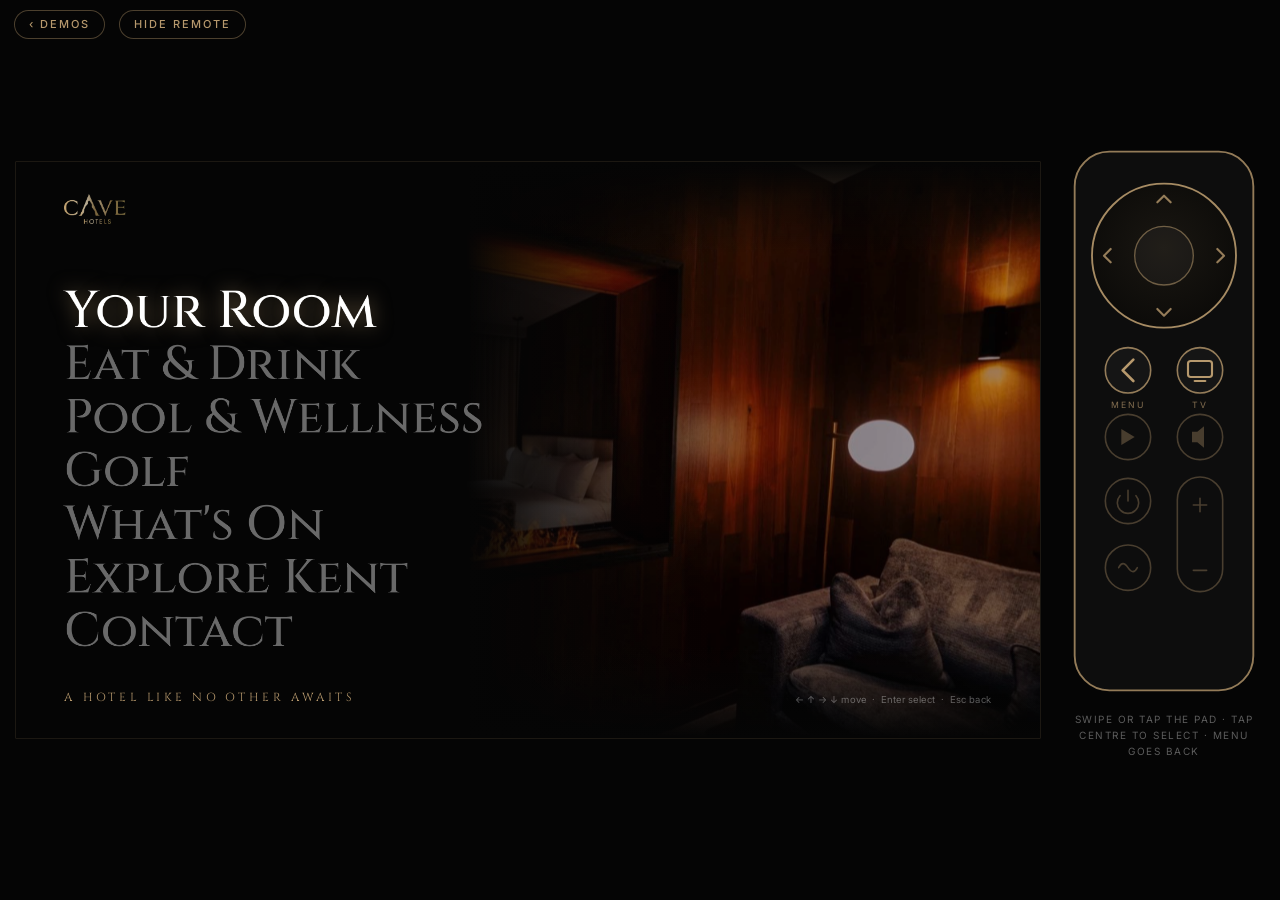
<file: player.html>
<!doctype html>
<html lang="en">
<head>
<meta charset="utf-8">
<meta name="viewport" content="width=device-width, initial-scale=1, maximum-scale=1, viewport-fit=cover">
<meta name="apple-mobile-web-app-capable" content="yes">
<title>Cave TV · Demo player</title>
<link rel="stylesheet" href="https://fonts.googleapis.com/css2?family=Cinzel:wght@400;600&family=Inter:wght@300;400;500&display=swap">
<style>
:root{--gold:#b7996d;--ink:#050505}
html,body{margin:0;height:100%;background:var(--ink);color:#fff;font-family:Inter,sans-serif;overflow:hidden;-webkit-user-select:none;user-select:none}
#wrap{position:fixed;inset:0;display:flex;align-items:center;justify-content:center;gap:24px;padding:env(safe-area-inset-top) env(safe-area-inset-right) env(safe-area-inset-bottom) env(safe-area-inset-left);box-sizing:border-box}
#stageBox{position:relative;flex:1 1 auto;height:100%;display:flex;align-items:center;justify-content:center;min-width:0;min-height:0}
#stage{position:relative;width:1920px;height:1080px;transform-origin:0 0;flex:none;box-shadow:0 0 0 1px rgba(183,153,109,.25)}
#stage iframe{width:1920px;height:1080px;border:0;display:block;background:var(--ink)}
#remoteBox{flex:0 0 auto;display:flex;flex-direction:column;align-items:center;gap:10px}
#remote{touch-action:none;display:block}
#remote .btn{cursor:pointer}
#remote .flash{opacity:0;transition:opacity .12s}
#remote .flash.on{opacity:1;transition:none}
#hint{font-size:10px;letter-spacing:1.5px;text-transform:uppercase;color:rgba(255,255,255,.35);text-align:center;max-width:190px;line-height:1.6}
#top{position:fixed;top:calc(env(safe-area-inset-top) + 10px);left:calc(env(safe-area-inset-left) + 14px);display:flex;gap:14px;align-items:center;z-index:5}
#top a,#top button{font:500 11px/1 Inter,sans-serif;letter-spacing:2px;text-transform:uppercase;color:var(--gold);background:rgba(5,5,5,.6);border:1px solid rgba(183,153,109,.4);border-radius:999px;padding:8px 14px;text-decoration:none;cursor:pointer}
/* landscape: stage left, remote right */
@media (orientation:landscape){
  #wrap{flex-direction:row;padding-left:calc(env(safe-area-inset-left) + 16px);padding-right:calc(env(safe-area-inset-right) + 16px)}
  #remote{height:min(92vh,560px);width:auto}
}
/* portrait: stage on top, remote below */
@media (orientation:portrait){
  #wrap{flex-direction:column;padding:calc(env(safe-area-inset-top) + 56px) 12px calc(env(safe-area-inset-bottom) + 12px)}
  #stageBox{flex:0 0 auto;width:100%;height:auto}
  #remoteBox{flex:1 1 auto;min-height:0;justify-content:center}
  #remote{height:100%;max-height:440px;width:auto}
}
body.noremote #remoteBox{display:none}
</style>
</head>
<body>
<div id="top">
  <a href="index.html">‹ Demos</a>
  <button id="toggle" type="button">Hide remote</button>
</div>
<div id="wrap">
  <div id="stageBox"><div id="stage"><iframe id="demo" title="Cave TV demo" allow="autoplay"></iframe></div></div>
  <div id="remoteBox">
    <svg id="remote" viewBox="0 0 150 420" xmlns="http://www.w3.org/2000/svg" aria-label="Siri Remote">
      <defs>
        <radialGradient id="pad" cx="50%" cy="45%" r="60%"><stop offset="0" stop-color="#1a1712"/><stop offset="1" stop-color="#0b0a08"/></radialGradient>
      </defs>
      <!-- body -->
      <rect x="8" y="8" width="134" height="404" rx="26" fill="rgba(255,255,255,0.035)" stroke="#b7996d" stroke-opacity=".8" stroke-width="1.4"/>
      <!-- clickpad -->
      <g id="clickpad" class="btn">
        <circle cx="75" cy="86" r="54" fill="url(#pad)" stroke="#b7996d" stroke-opacity=".9" stroke-width="1.4"/>
        <circle cx="75" cy="86" r="22" fill="rgba(255,255,255,0.03)" stroke="#b7996d" stroke-opacity=".55" stroke-width="1"/>
        <!-- flashes -->
        <path class="flash" data-k="ArrowUp" d="M75 32 A54 54 0 0 1 116 62 L96 76 A22 22 0 0 0 75 64 Z" fill="#b7996d" fill-opacity=".35" transform="rotate(-45 75 86)"/>
        <path class="flash" data-k="ArrowRight" d="M75 32 A54 54 0 0 1 116 62 L96 76 A22 22 0 0 0 75 64 Z" fill="#b7996d" fill-opacity=".35" transform="rotate(45 75 86)"/>
        <path class="flash" data-k="ArrowDown" d="M75 32 A54 54 0 0 1 116 62 L96 76 A22 22 0 0 0 75 64 Z" fill="#b7996d" fill-opacity=".35" transform="rotate(135 75 86)"/>
        <path class="flash" data-k="ArrowLeft" d="M75 32 A54 54 0 0 1 116 62 L96 76 A22 22 0 0 0 75 64 Z" fill="#b7996d" fill-opacity=".35" transform="rotate(225 75 86)"/>
        <circle class="flash" data-k="Enter" cx="75" cy="86" r="22" fill="#b7996d" fill-opacity=".45"/>
        <!-- chevrons -->
        <g stroke="#b7996d" stroke-opacity=".8" stroke-width="1.6" fill="none" stroke-linecap="round" stroke-linejoin="round">
          <path d="M70 46 l5 -5 l5 5"/>
          <path d="M70 126 l5 5 l5 -5"/>
          <path d="M35 81 l-5 5 l5 5"/>
          <path d="M115 81 l5 5 l-5 5"/>
        </g>
      </g>
      <!-- back + tv -->
      <g id="back" class="btn" data-k="Escape">
        <circle cx="48" cy="172" r="17" fill="rgba(255,255,255,0.03)" stroke="#b7996d" stroke-opacity=".8" stroke-width="1.2"/>
        <circle class="flash" data-k="Escape" cx="48" cy="172" r="17" fill="#b7996d" fill-opacity=".45"/>
        <path d="M52 164 l-8 8 l8 8" stroke="#b7996d" stroke-width="2" fill="none" stroke-linecap="round" stroke-linejoin="round"/>
      </g>
      <g id="tv" class="btn" data-k="Home">
        <circle cx="102" cy="172" r="17" fill="rgba(255,255,255,0.03)" stroke="#b7996d" stroke-opacity=".8" stroke-width="1.2"/>
        <circle class="flash" data-k="Home" cx="102" cy="172" r="17" fill="#b7996d" fill-opacity=".45"/>
        <rect x="93" y="165" width="18" height="12" rx="2" stroke="#b7996d" stroke-width="1.6" fill="none"/>
        <path d="M98 180 h8" stroke="#b7996d" stroke-width="1.6" stroke-linecap="round"/>
      </g>
      <!-- decorative: play/pause, mute, volume, power, siri -->
      <g stroke="#b7996d" stroke-opacity=".35" stroke-width="1.2" fill="none">
        <circle cx="48" cy="222" r="17"/>
        <path d="M43 216 l10 6 l-10 6 z" fill="#b7996d" fill-opacity=".35" stroke="none"/>
        <circle cx="102" cy="222" r="17"/>
        <path d="M96 218 h4 l5 -4 v16 l-5 -4 h-4 z" fill="#b7996d" fill-opacity=".35" stroke="none"/>
        <rect x="85" y="252" width="34" height="86" rx="17"/>
        <path d="M102 268 v10 M97 273 h10 M97 322 h10" stroke-linecap="round"/>
        <circle cx="48" cy="270" r="17"/>
        <path d="M48 262 v8 M42 266 a8 8 0 1 0 12 0" stroke-linecap="round"/>
        <circle cx="48" cy="320" r="17"/>
        <path d="M41 320 q3 -6 7 0 t7 0" stroke-linecap="round"/>
      </g>
      <text x="48" y="200" text-anchor="middle" font-family="Inter,sans-serif" font-size="6.5" letter-spacing="1.5" fill="#b7996d" fill-opacity=".7">MENU</text>
      <text x="102" y="200" text-anchor="middle" font-family="Inter,sans-serif" font-size="6.5" letter-spacing="1.5" fill="#b7996d" fill-opacity=".7">TV</text>
    </svg>
    <div id="hint">Swipe or tap the pad · tap centre to select · Menu goes back</div>
  </div>
</div>
<script>
(function(){
  const params = new URLSearchParams(location.search);
  const demo = (params.get('demo') || '01-marquee').replace(/[^a-z0-9-]/gi,'');
  const frame = document.getElementById('demo');
  frame.src = demo + '.html';
  document.title = 'Cave TV · ' + demo;

  // --- scale the 1920x1080 stage to fit its box
  const stage = document.getElementById('stage'), box = document.getElementById('stageBox');
  function fit(){
    const portrait = matchMedia('(orientation:portrait)').matches;
    let w = box.clientWidth, h = box.clientHeight;
    if (portrait) { h = Math.min(window.innerHeight * 0.5, w * 9/16); }
    const s = Math.min(w/1920, h/1080);
    stage.style.transform = 'scale(' + s + ')';
    stage.style.width = '1920px'; stage.style.height = '1080px';
    stage.style.marginRight = (1920*s - 1920) + 'px';
    stage.style.marginBottom = (1080*s - 1080) + 'px';
  }
  addEventListener('resize', fit); addEventListener('orientationchange', () => setTimeout(fit, 80)); fit();

  // --- send keys into the demo
  function send(key){
    try { frame.contentWindow.postMessage({caveKey:key}, '*'); } catch(e){}
    flash(key);
  }
  function flash(key){
    document.querySelectorAll('#remote .flash[data-k="'+key+'"]').forEach(el => { el.classList.add('on'); setTimeout(()=>el.classList.remove('on'), 160); });
  }
  // hardware keyboard while the player has focus
  const KEYS = {ArrowUp:1,ArrowDown:1,ArrowLeft:1,ArrowRight:1,Enter:1,Escape:1,Backspace:1,Home:1,' ':1};
  addEventListener('keydown', e => {
    if (!KEYS[e.key]) return;
    e.preventDefault();
    send(e.key === 'Backspace' ? 'Escape' : e.key === ' ' ? 'Enter' : e.key);
  });

  // --- clickpad: tap zones + swipe
  const pad = document.getElementById('clickpad');
  const svg = document.getElementById('remote');
  let start = null;
  function toSvg(ev){
    const pt = svg.createSVGPoint(); pt.x = ev.clientX; pt.y = ev.clientY;
    return pt.matrixTransform(svg.getScreenCTM().inverse());
  }
  pad.addEventListener('pointerdown', ev => { ev.preventDefault(); pad.setPointerCapture(ev.pointerId); start = toSvg(ev); });
  pad.addEventListener('pointerup', ev => {
    if (!start) return; ev.preventDefault();
    const end = toSvg(ev); const dx = end.x - start.x, dy = end.y - start.y; const dist = Math.hypot(dx,dy);
    let key;
    if (dist > 12) { key = Math.abs(dx) > Math.abs(dy) ? (dx > 0 ? 'ArrowRight' : 'ArrowLeft') : (dy > 0 ? 'ArrowDown' : 'ArrowUp'); }
    else {
      const rx = start.x - 75, ry = start.y - 86, r = Math.hypot(rx, ry);
      if (r <= 24) key = 'Enter';
      else key = Math.abs(rx) > Math.abs(ry) ? (rx > 0 ? 'ArrowRight' : 'ArrowLeft') : (ry > 0 ? 'ArrowDown' : 'ArrowUp');
    }
    start = null; send(key);
  });
  pad.addEventListener('pointercancel', () => { start = null; });
  // buttons
  ['back','tv'].forEach(id => {
    const g = document.getElementById(id);
    g.addEventListener('pointerdown', ev => { ev.preventDefault(); });
    g.addEventListener('pointerup', ev => { ev.preventDefault(); send(g.dataset.k); });
  });
  // toggle
  const t = document.getElementById('toggle');
  t.addEventListener('click', () => { document.body.classList.toggle('noremote'); t.textContent = document.body.classList.contains('noremote') ? 'Show remote' : 'Hide remote'; setTimeout(fit, 30); });
  // keep keyboard focus useful on desktop
  frame.addEventListener('load', () => { try { frame.contentWindow.focus(); } catch(e){} fit(); });
})();
</script>
</body>
</html>
</file>
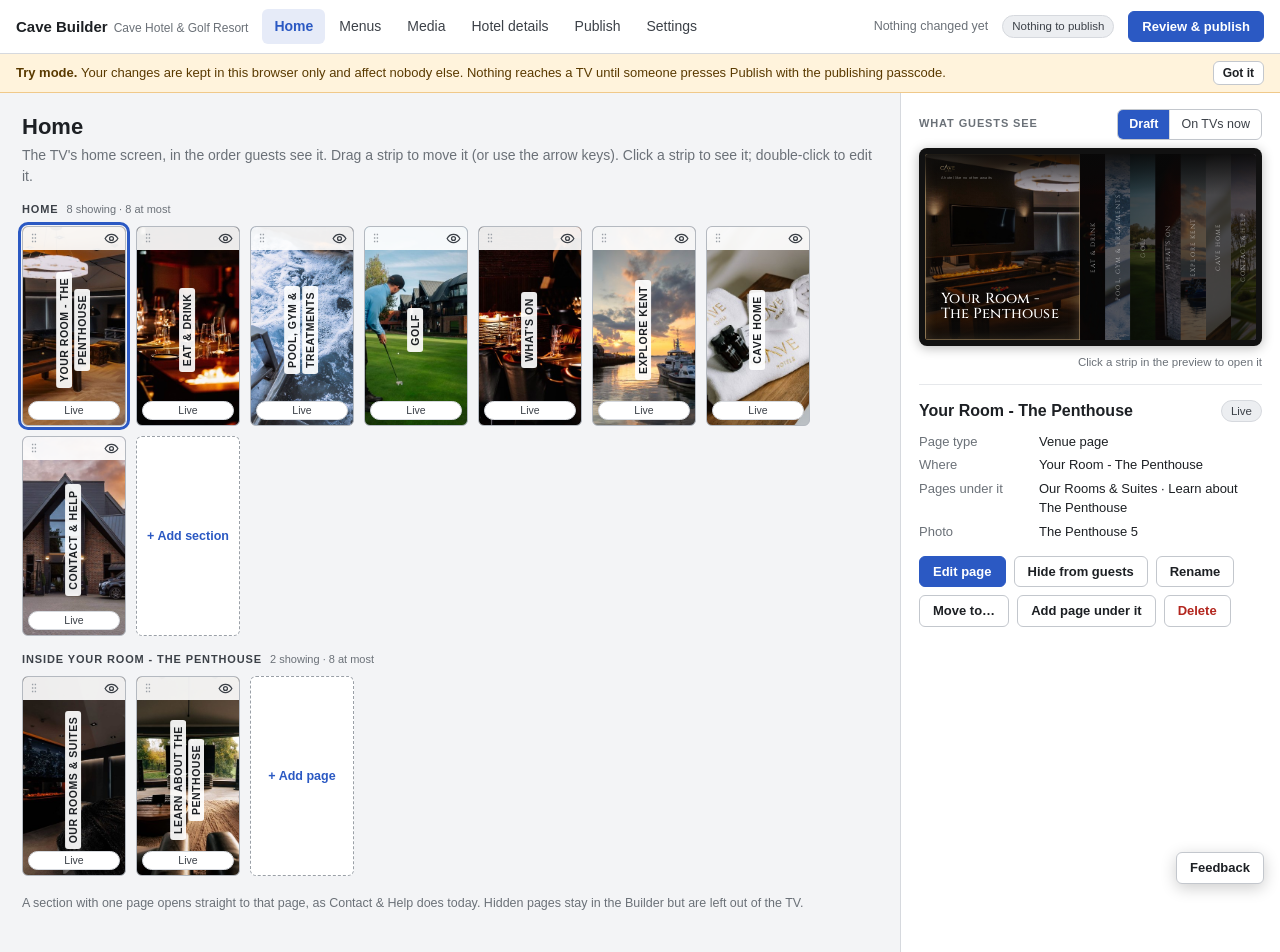
<file: builder/scenario.html>
<!doctype html>
<!-- Developer harness, not for staff. Loads the Builder, applies scripted changes and opens a screen or modal, e.g.
     scenario.html?s=changes,nodbg&go=publish      price change, reorder, hide, hours, hotel, blank title, delete + restore, then Publish
     scenario.html?s=feedback&go=home              open the Feedback modal        s=pick: photo picker   s=addsection   s=delete
     Nothing here touches GitHub. -->
<html lang="en-GB"><head><meta charset="utf-8"><meta name="viewport" content="width=device-width, initial-scale=1"><link rel="stylesheet" href="css/builder.css"><link rel="stylesheet" href="css/tv.css"></head>
<body><div id="app"></div><pre id="dbg" style="position:fixed;left:0;bottom:0;background:#fff;z-index:999;font-size:12px;max-width:100%;white-space:pre-wrap;display:none"></pre>
<script type="module">
import { app, model } from './js/main.js';
import { findIn, movePage, removePage, addPage } from './js/model.js';
import { buildBundle } from './js/bundle.js';
import { feedbackModal } from './js/screens/feedback.js';
import { pickPhoto } from './js/screens/media.js';
const q = new URLSearchParams(location.search);
const s = q.get('s') || '';
const dbg = (t) => { const d = document.getElementById('dbg'); d.style.display = 'block'; d.textContent += t + '\n'; };
setTimeout(() => {
  if (s.includes('changes')) {
    model.commit('Edit price', (d) => { findIn(d, 'firepit-menu').page.sections[0].items[0].price = '£14'; }, { origin: 'test' });
    model.commit('Reorder strips', (d) => movePage(d, 'home', 3, 1), { origin: 'test' });
    model.commit('Hide The Deck', (d) => { findIn(d, 'deck').page.hidden = true; }, { origin: 'test' });
    model.commit('Edit hours', (d) => { findIn(d, 'spa').page.hours[0].value = '6:00am – Midnight'; }, { origin: 'test' });
    model.commit('Edit hotel', (d) => { d.hotel.checkout = '11:30am'; }, { origin: 'test' });
    model.commit('Edit title', (d) => { findIn(d, 'golf').page.title = ''; }, { origin: 'test' });
    let r = null;
    model.commit('Delete Korean Cowgirl', (d) => { r = removePage(d, 'cowgirl'); }, { origin: 'test' });
    model.commit('Restore', (d) => addPage(d, r.parentId, r.page, r.index), { origin: 'test', undoable: false });
    const b = buildBundle(model.draft, { held: app.validation() });
    const eat = b.bundle.home.children.find((p) => p.id === 'eat');
    dbg('bundle omits deck: ' + !eat.children.some((p) => p.id === 'deck') + ' | golf held: ' + b.heldBack.map((h) => h.id).join(',') + ' | cowgirl back: ' + !!findIn(model.draft, 'cowgirl'));
    dbg('summary: ' + app.changes().summary.join(' | '));
  }
  if (s.includes('held')) {
    model.commit('Edit text', (d) => { findIn(d, 'firepit').page.body = 'x'.repeat(600); }, { origin: 'test' });
    model.commit('Edit hotel', (d) => { d.hotel.checkout = '11:30am'; }, { origin: 'test' });
    model.commit('Edit title', (d) => { findIn(d, 'firepit-menu').page.title = 'Firepit Menu (edited)'; }, { origin: 'test' });
    const plan = app.plan();
    dbg('firepit in bundle: ' + !!findIn(plan.bundle, 'firepit') + ' body length ' + findIn(plan.bundle, 'firepit').page.body.length + ' | menu title ' + findIn(plan.bundle, 'firepit-menu').page.title + ' | live: ' + plan.summary.join(' | ') + ' | held entries: ' + plan.entries.filter((e) => e.held).map((e) => e.path).join(', '));
  }
  if (s.includes('tabs')) {
    if (s.includes('touched')) model.commit('Edit hotel', (d) => { d.hotel.checkout = '10:30am'; }, { origin: 'test' });
    const other = { doc: JSON.parse(JSON.stringify(model.published.bundle)), basedOn: model.basedOn, savedAt: new Date().toISOString(), tab: 'other-tab' };
    other.doc.hotel.reception = 'Dial 9 (from tab 2)';
    setTimeout(() => window.dispatchEvent(new StorageEvent('storage', { key: 'cave-builder.draft', newValue: JSON.stringify(other) })), 1200);
  }
  if (s.includes('dismiss')) app.browser.setPref('bannerDismissed', true);
  const to = q.get('go');
  if (to) { const [screen, page] = to.split('/'); app.go(screen, page ? (screen === 'menus' ? { menu: page } : { page }) : {}); }
  setTimeout(() => {
    if (s.includes('feedback')) feedbackModal(app);
    if (s.includes('pick')) pickPhoto(app, { onPick: (src) => dbg('picked ' + src) });
    if (s.includes('addsection')) document.querySelector('.strip-card.add')?.click();
    if (s.includes('delete')) document.querySelector('.btn.danger')?.click();
  }, 800);
  if (s.includes('nodbg')) document.getElementById('dbg').style.display = 'none';
}, 2500);
</script></body></html>
</file>
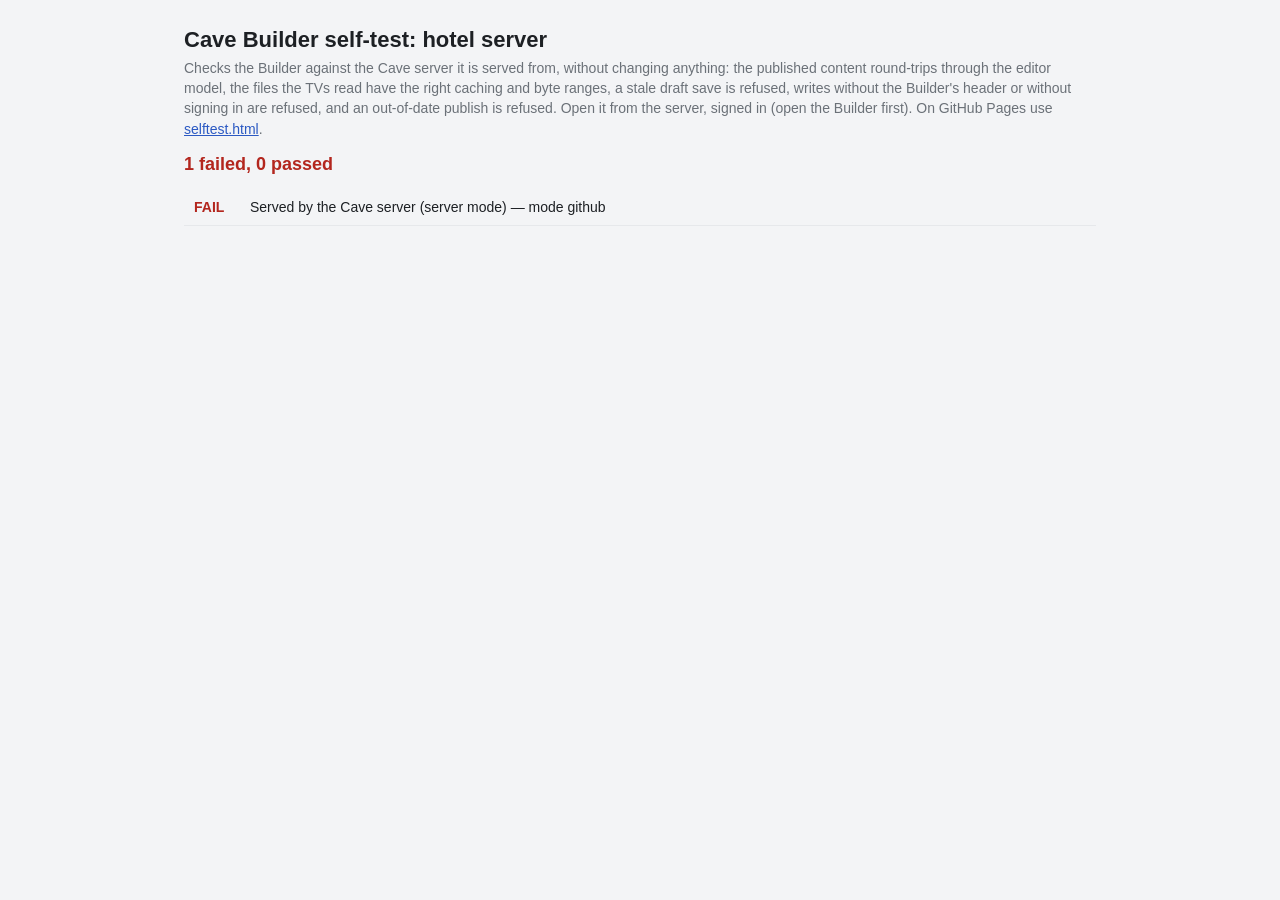
<file: builder/selftest-server.html>
<!doctype html>
<html lang="en-GB">
<head>
<meta charset="utf-8">
<meta name="viewport" content="width=device-width, initial-scale=1">
<meta name="robots" content="noindex">
<title>Cave Builder self-test (hotel server)</title>
<link rel="stylesheet" href="css/builder.css">
<style>
  main { max-width: 960px; margin: 0 auto; padding: 24px; }
  .t { display: flex; gap: 10px; padding: 8px 10px; border-bottom: 1px solid var(--line-2); align-items: flex-start; }
  .t .ok { color: var(--green); font-weight: 700; width: 46px; flex: none; }
  .t .fail { color: var(--red); font-weight: 700; width: 46px; flex: none; }
  #summary { font-size: 18px; font-weight: 700; margin: 12px 0; }
</style>
</head>
<body>
<main>
  <h1>Cave Builder self-test: hotel server</h1>
  <p class="muted">Checks the Builder against the Cave server it is served from, without changing anything: the published content round-trips through the editor model, the files the TVs read have the right caching and byte ranges, a stale draft save is refused, writes without the Builder's header or without signing in are refused, and an out-of-date publish is refused. Open it from the server, signed in (open the Builder first). On GitHub Pages use <a href="selftest.html">selftest.html</a>.</p>
  <div id="summary">Running…</div>
  <div id="results"></div>
</main>
<script>
window.addEventListener('error', (e) => { const d = document.createElement('div'); d.className = 't'; d.textContent = 'ERROR ' + e.message + ' ' + (e.filename || '').split('/').pop() + ':' + e.lineno; document.getElementById('results').append(d); document.getElementById('summary').textContent = 'Error'; });
</script>
<script type="module">
import { config } from './config.js';
import { canonical } from './js/util.js';
import { model } from './js/model.js';
import { buildBundle, mediaPathsIn } from './js/bundle.js';
import { validateAll } from './js/validate.js';
import { ServerStore, DraftConflict, ServerUnreachable } from './js/stores/server.js';
import { PublishConflict } from './js/stores/github.js';
import { threeWayMerge } from './js/merge.js';

const results = document.getElementById('results');
let pass = 0, fail = 0;
function check(name, ok, detail) {
  const row = document.createElement('div');
  row.className = 't';
  const mark = document.createElement('span');
  mark.className = ok ? 'ok' : 'fail';
  mark.textContent = ok ? 'PASS' : 'FAIL';
  const text = document.createElement('span');
  text.textContent = name + (detail ? ` — ${detail}` : '');
  row.append(mark, text);
  results.append(row);
  if (ok) pass++; else fail++;
}

async function run() {
  check('Served by the Cave server (server mode)', config.mode === 'server', `mode ${config.mode}`);
  if (config.mode !== 'server') return;
  const s = new ServerStore();
  const info = await (await fetch('/api/info')).json();
  check('/api/info answers', info.app === 'cave-server', `version ${info.version}, publish ${info.revision}`);
  const me = await s.me();
  check('Signed in', !!me, me ? `${me.name} (${me.role})` : 'open the Builder and sign in first');
  if (!me) return;

  // 1. Round trip of what is published.
  const published = await s.loadPublished();
  check('Loaded published content from /tv/s1/', !!published.bundle, `publish ${published.version.revision}, ${published.version.bundle}`);
  model.load(published, null);
  const held = validateAll(model.draft, { imageSize: () => null });
  const { bundle } = buildBundle(model.draft, { revision: published.bundle.version, held });
  check('Model → bundle equals the published bundle (ignoring key order)', canonical(bundle) === canonical(published.bundle));
  check('The bundle carries its revision', published.bundle.version === published.version.revision, `version ${published.bundle.version}`);
  const missing = [];
  for (const p of mediaPathsIn(published.bundle)) { const r = await fetch(new URL(p, config.baseURL), { method: 'HEAD' }); if (!r.ok) missing.push(p); }
  check('Every photo and film the bundle uses is on the server', !missing.length, missing.join(', ') || `${mediaPathsIn(published.bundle).length} checked`);

  // 2. Caching and ranges, as the TVs need them.
  const v = await fetch(new URL('version.json', config.baseURL), { cache: 'no-store' });
  check('version.json is served no-cache', /no-cache/.test(v.headers.get('Cache-Control') || ''), v.headers.get('Cache-Control'));
  const b = await fetch(new URL(published.version.bundle, config.baseURL));
  check('Bundles are served immutable', /immutable/.test(b.headers.get('Cache-Control') || ''), b.headers.get('Cache-Control'));
  const film = Object.keys(published.mediaIndex.films || {})[0];
  const somePhoto = Object.keys(published.mediaIndex.media || {})[0];
  const mediaFile = film ? `media/${film}-${published.mediaIndex.films[film].height || 1080}.mp4` : somePhoto ? `media/${somePhoto}-800.jpg` : null;
  if (mediaFile) {
    const r = await fetch(new URL(mediaFile, config.baseURL), { headers: { Range: 'bytes=0-15' } });
    const bytes = new Uint8Array(await r.arrayBuffer());
    check('Byte ranges work (206, 16 bytes)', r.status === 206 && bytes.length === 16 && /^bytes 0-15\//.test(r.headers.get('Content-Range') || ''), `${mediaFile}: ${r.status} ${r.headers.get('Content-Range')}`);
  }
  // Room-specific content (18 Nov 2026): the Builder always reads the master; what differs by room is listed apart.
  const vb = await (await fetch(new URL('version.json', config.baseURL), { cache: 'no-store', headers: { 'X-Cave-Request': '1' } })).json();
  check('The Builder reads the master\'s version.json whichever room this computer is in', vb.bundle === published.version.bundle && vb.revision === published.version.revision, vb.bundle);
  const ov = await s.api('GET', 'overrides/published');
  const pageIds = new Set(); (function walk(p) { pageIds.add(p.id); (p.children || []).forEach(walk); })(published.bundle.home);
  check('/api/overrides/published answers for the live publish; its entries only name pages on TVs, with values per room type or room',
    ov.revision === published.version.revision && (ov.overrides === null || (Array.isArray(ov.overrides.entries) && ov.overrides.entries.every((e) => pageIds.has(e.page) && ['type', 'room'].includes(e.by) && Array.isArray(e.path) && e.values && typeof e.values === 'object'))),
    ov.overrides ? `${ov.overrides.entries.length} entries` : 'none published');
  const who = await fetch('/tv/whoami');
  check('/tv/whoami answers (room, or 404 for an unknown address)', who.status === 200 || who.status === 404, `${who.status} ${JSON.stringify(await who.json())}`);

  // 3. Refusals (nothing is written).
  const before = await s.api('GET', 'draft');
  let refused = null;
  try { await s.api('PUT', 'draft', { rev: before.rev + 1000, doc: before.doc || published.bundle, basedOn: before.basedOn }, { retry: false }); } catch (e) { refused = e; }
  check('A draft save from an old revision is refused (409) with the current draft', refused?.status === 409 && refused.data?.draft?.rev === before.rev, refused ? `${refused.status}` : 'it was accepted');
  const after = await s.api('GET', 'draft');
  check('…and the draft is unchanged', after.rev === before.rev);
  const s2 = new ServerStore();
  s2.draftRev = before.rev + 1000;
  let conflict = null;
  try { await s2.saveDraft({ doc: before.doc || published.bundle, basedOn: before.basedOn }); } catch (e) { conflict = e; }
  check('ServerStore turns that into a DraftConflict', conflict instanceof DraftConflict && conflict.current.rev === before.rev);
  const noHeader = await fetch('/api/draft', { method: 'PUT', headers: { 'Content-Type': 'application/json' }, body: '{}' });
  check('A write without the Builder\'s header is refused (403)', noHeader.status === 403);
  let stale = null;
  try { await s.publish({ bundle: published.bundle, basedOnRevision: published.version.revision - 1, summary: ['self-test: must be refused'] }); } catch (e) { stale = e; }
  check('A publish based on an older revision is refused (PublishConflict)', stale instanceof PublishConflict, stale?.message);
  const v2 = await s.fetchJSON('version.json', { fresh: true });
  check('…and nothing was published', v2.revision === published.version.revision);

  // 4. Merging two people's drafts (pure, no server).
  const base = JSON.parse(JSON.stringify(published.bundle));
  const theirs = JSON.parse(JSON.stringify(base)); theirs.hotel.checkout = 'Noon';
  const mine = JSON.parse(JSON.stringify(base)); mine.hotel.reception = 'Dial 9';
  const merged = threeWayMerge(base, theirs, mine);
  check('Two people changing different fields: both kept', merged.doc.hotel.checkout === 'Noon' && merged.doc.hotel.reception === 'Dial 9' && !merged.conflicts.length);

  // 5. QA-1: the merge base is a copy, never the draft the editor changes.
  const s3 = new ServerStore();
  const live = JSON.parse(JSON.stringify(published.bundle));
  s3.acceptRemote({ rev: 7, doc: live });
  live.hotel.checkout = 'changed in the editor';
  check('acceptRemote keeps its own copy of the merge base (QA-1)', s3.draftBase !== live && s3.draftBase.hotel.checkout !== 'changed in the editor' && s3.draftRev === 7);
  const s4 = new ServerStore({ fetchImpl: async () => new Response(JSON.stringify({ rev: 3, doc: published.bundle, basedOn: null }), { status: 200 }) });
  const loaded = await s4.loadDraft();
  loaded.doc.hotel.checkout = 'typed';
  check('loadDraft hands the editor a document that is not the merge base (QA-1)', s4.draftBase.hotel.checkout !== 'typed');

  // 6. QA-11: a publish whose reply is lost.
  const ok = (body) => new Response(JSON.stringify(body), { status: 200 });
  const lostReply = (asWho, rev) => async (url, init) => {
    const u = String(url);
    if (init?.method === 'POST') throw new TypeError('Failed to fetch');
    if (u.includes('version.json')) return ok({ schema: 1, revision: rev, bundle: 'bundles/x.json', publishedAt: '2026-10-09T12:00:00Z', note: '' });
    if (u.includes('history.json')) return ok([{ revision: rev, bundle: 'bundles/x.json', publishedAt: '2026-10-09T12:00:00Z', by: asWho, summary: [] }]);
    if (u.includes('index.json')) return ok({ assets: {}, media: {}, films: {} });
    return ok({ home: { id: 'home', type: 'home' } });
  };
  const s5 = new ServerStore({ fetchImpl: lostReply('Self-test', 6) }); s5.user = { name: 'Self-test' };
  const got = await s5.publish({ bundle: published.bundle, basedOnRevision: 5, summary: [] });
  check('Reply lost but the publish went through: reported as published, not failed (QA-11)', got.recovered === true && got.revision === 6);
  const s6 = new ServerStore({ fetchImpl: lostReply('Someone else', 5) }); s6.user = { name: 'Self-test' };
  let err = null;
  try { await s6.publish({ bundle: published.bundle, basedOnRevision: 5, summary: [] }); } catch (e) { err = e; }
  check('Server unreachable: a plain message, no "Failed to fetch" (QA-11)', err instanceof ServerUnreachable && /could not be reached, so nothing was published/.test(err.message) && !/fetch/i.test(err.message), err?.message);
}

run().catch((e) => check('Unexpected error', false, e.message)).finally(() => {
  document.getElementById('summary').textContent = fail ? `${fail} failed, ${pass} passed` : `All ${pass} checks passed`;
  window.selftestDone = { pass, fail };
  document.getElementById('summary').style.color = fail ? 'var(--red)' : 'var(--green)';
});
</script>
</body>
</html>
</file>
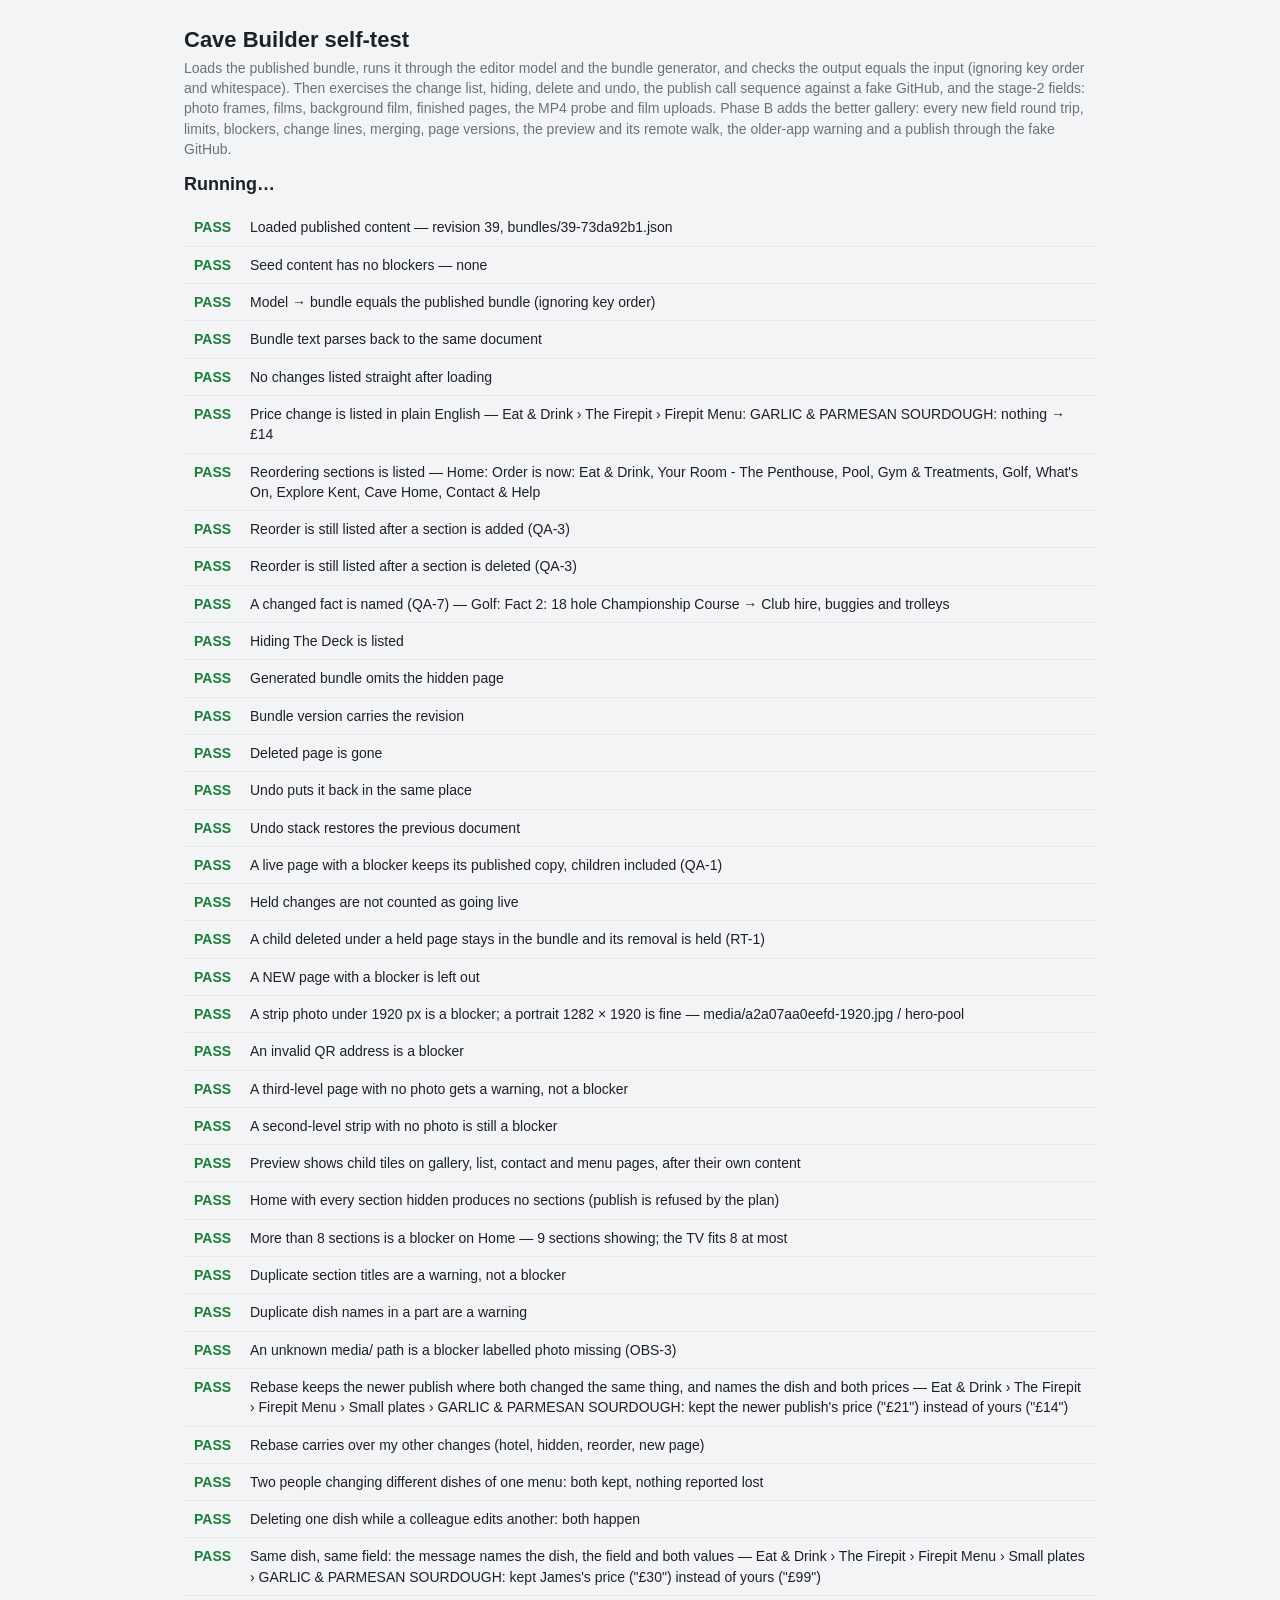
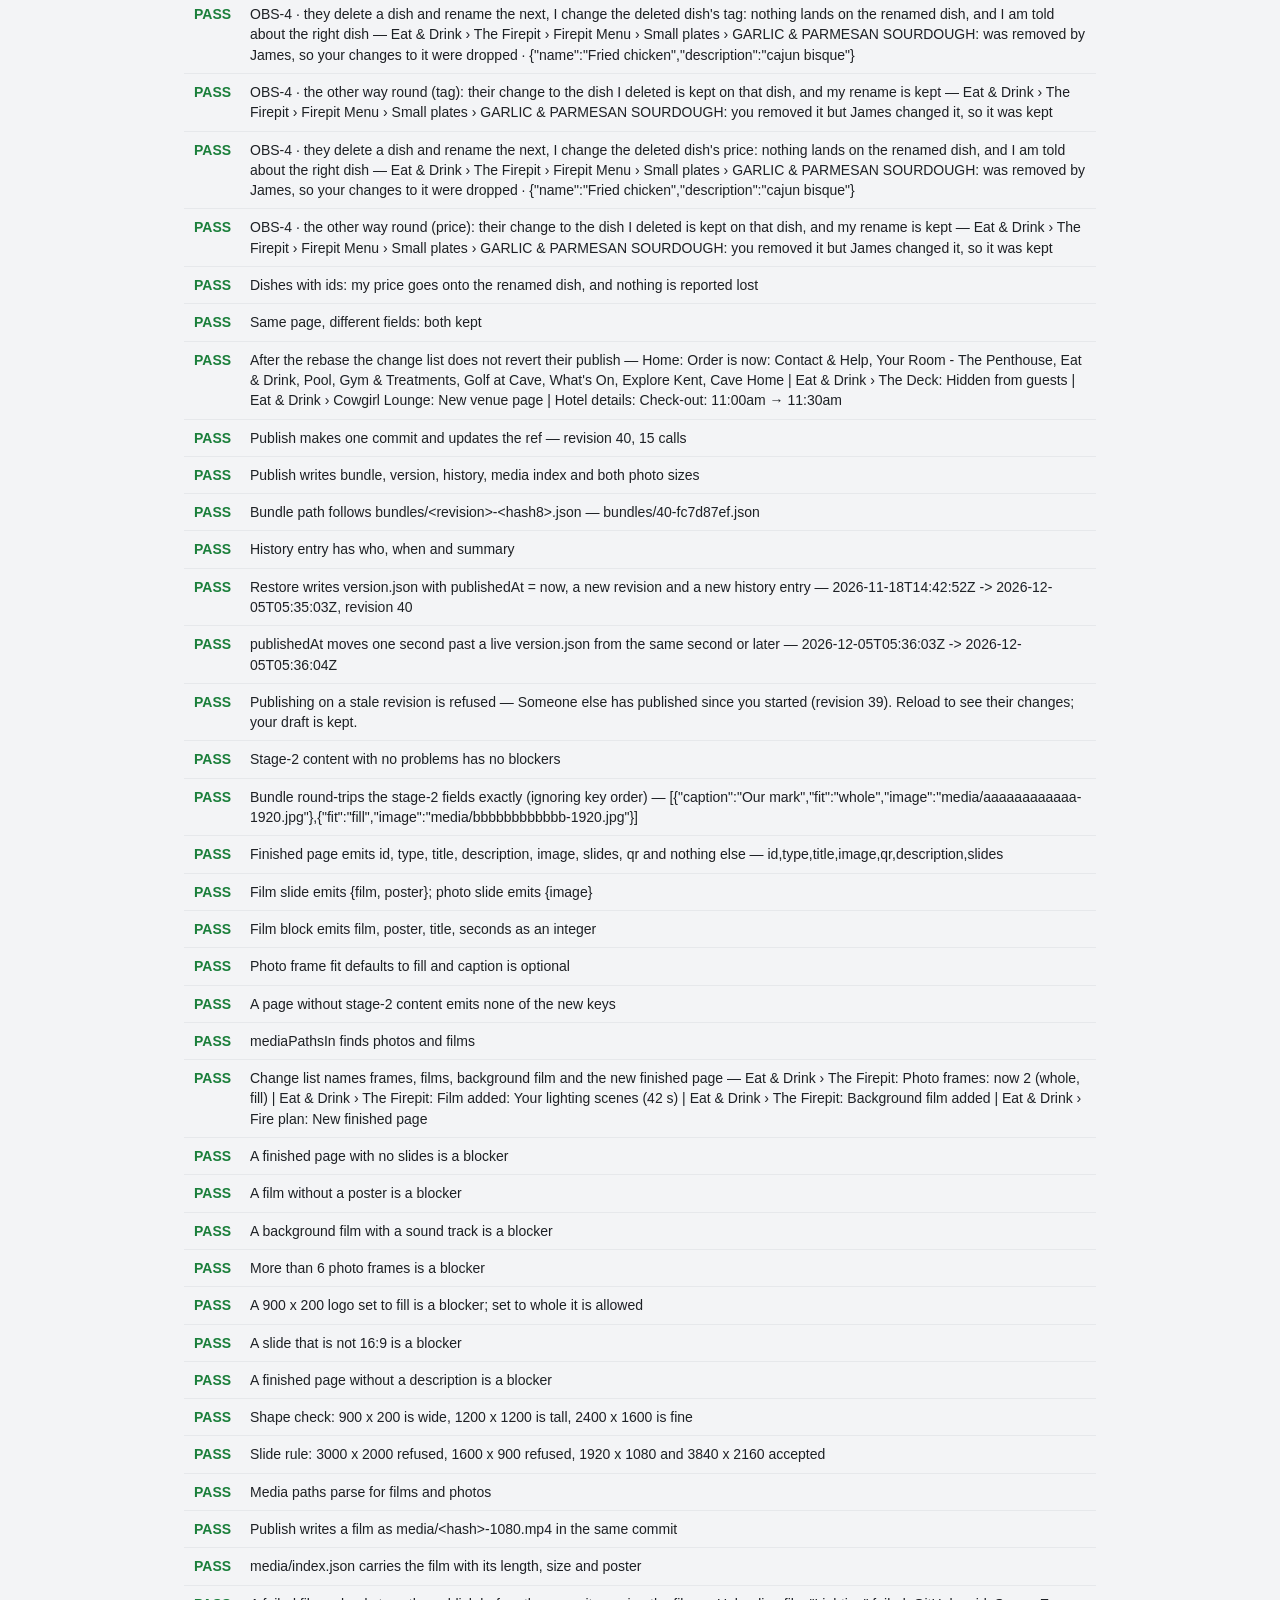
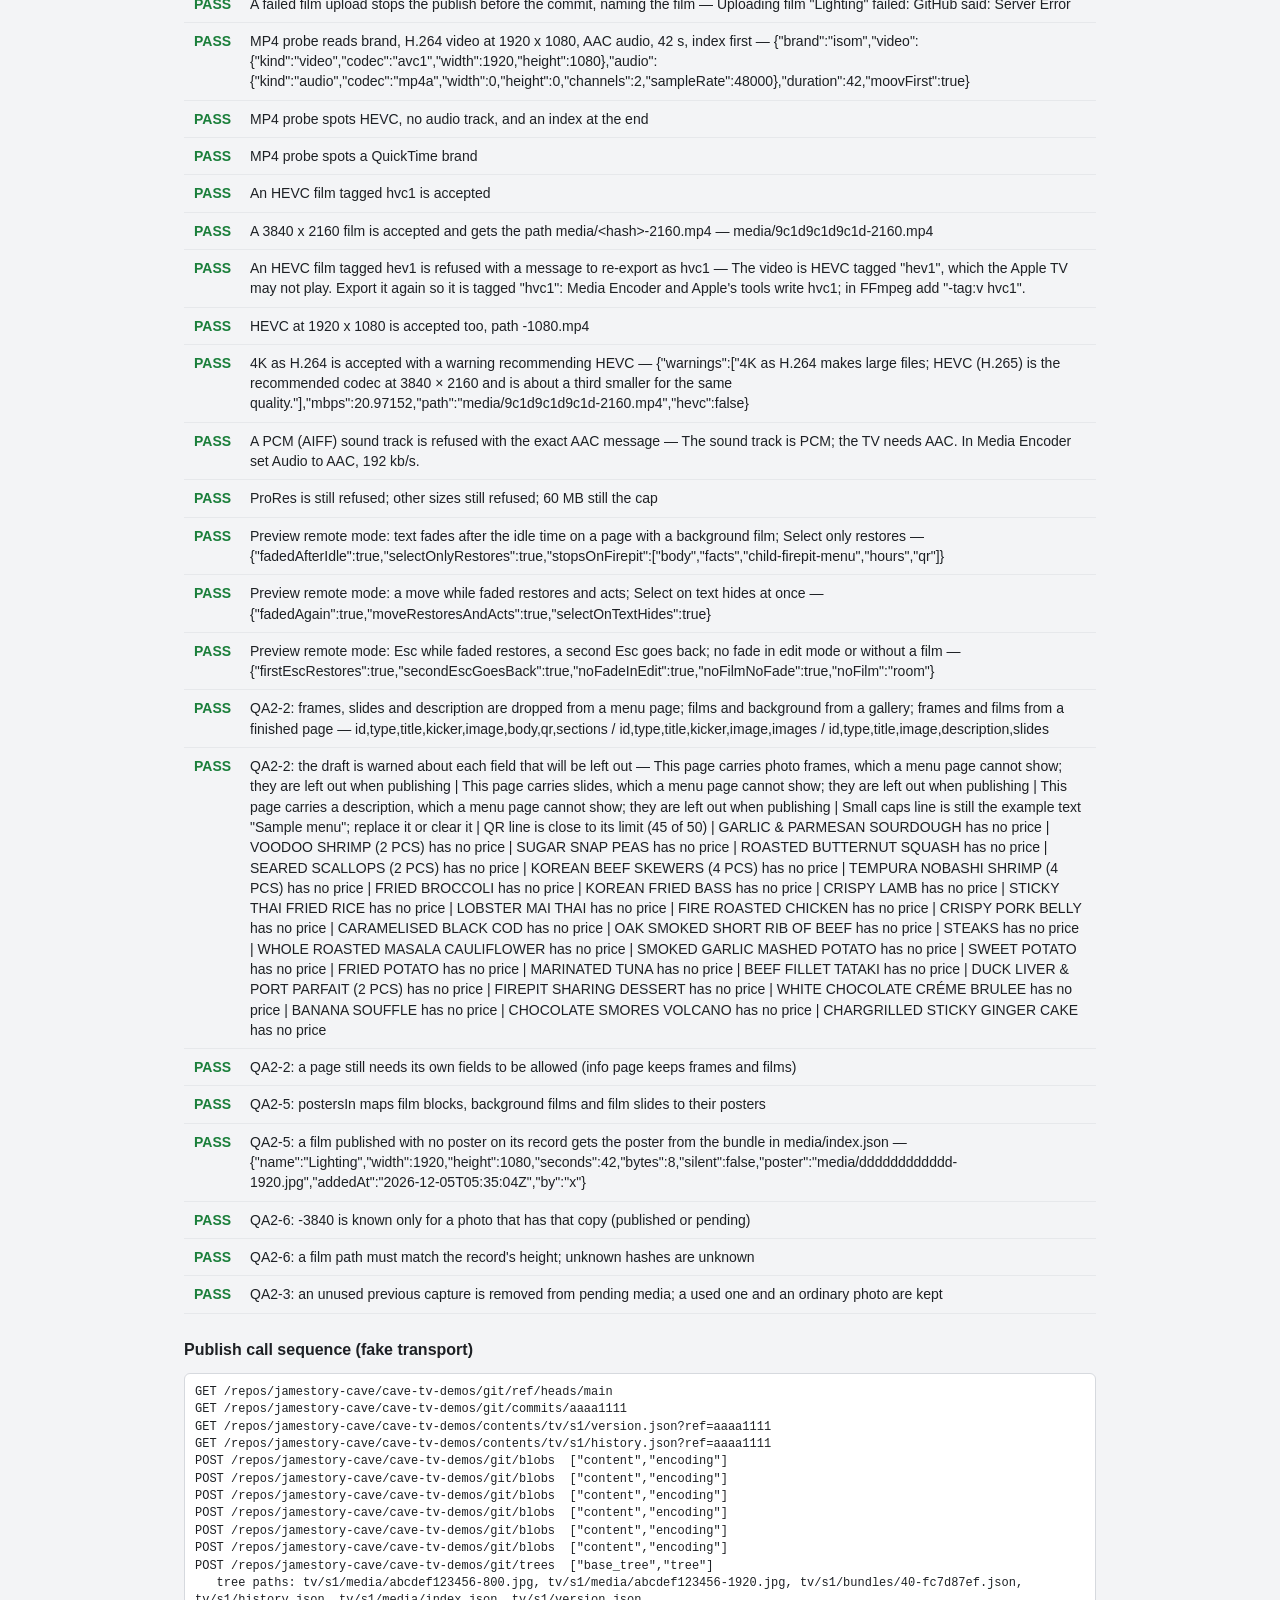
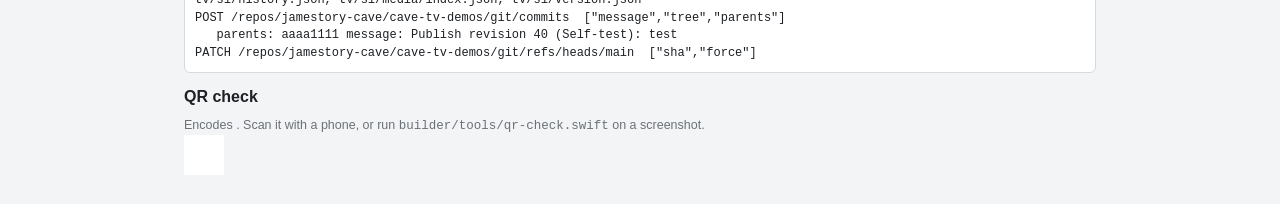
<file: builder/selftest.html>
<!doctype html>
<html lang="en-GB">
<head>
<meta charset="utf-8">
<meta name="viewport" content="width=device-width, initial-scale=1">
<meta name="robots" content="noindex">
<title>Cave Builder self-test</title>
<link rel="stylesheet" href="css/builder.css">
<style>
  main { max-width: 960px; margin: 0 auto; padding: 24px; }
  .t { display: flex; gap: 10px; padding: 8px 10px; border-bottom: 1px solid var(--line-2); align-items: flex-start; }
  .t .ok { color: var(--green); font-weight: 700; width: 46px; flex: none; }
  .t .fail { color: var(--red); font-weight: 700; width: 46px; flex: none; }
  pre { background: #fff; border: 1px solid var(--line); border-radius: 6px; padding: 10px; font-size: 12px; overflow: auto; white-space: pre-wrap; }
  #summary { font-size: 18px; font-weight: 700; margin: 12px 0; }
  #qr { display: inline-block; background: #fff; padding: 20px; }
</style>
</head>
<body>
<main>
  <h1>Cave Builder self-test</h1>
  <p class="muted">Loads the published bundle, runs it through the editor model and the bundle generator, and checks the output equals the input (ignoring key order and whitespace). Then exercises the change list, hiding, delete and undo, the publish call sequence against a fake GitHub, and the stage-2 fields: photo frames, films, background film, finished pages, the MP4 probe and film uploads. Phase B adds the better gallery: every new field round trip, limits, blockers, change lines, merging, page versions, the preview and its remote walk, the older-app warning and a publish through the fake GitHub.</p>
  <div id="summary">Running…</div>
  <div id="results"></div>
  <h2 style="margin-top:24px">Publish call sequence (fake transport)</h2>
  <pre id="calls"></pre>
  <h2>QR check</h2>
  <p class="muted small">Encodes <code id="qrtext"></code>. Scan it with a phone, or run <code>builder/tools/qr-check.swift</code> on a screenshot.</p>
  <div id="qr"></div>
</main>
<script>
window.addEventListener('error', (e) => { const d = document.createElement('div'); d.className = 't'; d.textContent = 'ERROR ' + e.message + ' ' + (e.filename || '').split('/').pop() + ':' + e.lineno; document.getElementById('results').append(d); document.getElementById('summary').textContent = 'Error'; });
</script>
<script type="module">
import { config } from './config.js';
import { canonical, clone, utf8ToBase64 } from './js/util.js';
import { model, movePage, removePage, addPage, findIn, newPage, reparentPage, moveTargets } from './js/model.js';
import { buildBundle, bundleText } from './js/bundle.js';
import { describeChanges } from './js/changes.js';
import { validateAll, hasStop, LIMITS, validatePage } from './js/validate.js';
import { GitHubStore } from './js/stores/github.js';
import { encodeQR, qrSVG } from './js/preview/qr.js';
import { threeWayMerge } from './js/merge.js';
import { probeMP4 } from './js/mp4.js';
import { renderPage, listQRFor, hoursHeading } from './js/preview/pages.js';
import { TVPreview, hasOwnContent } from './js/preview/stage.js';
import { parseMediaPath, shapeOf, slideProblem, prepareSlide, slidePathFor, MediaRegistry, filmRules, filmPath } from './js/media.js';
import { postersIn } from './js/stores/github.js';
import { mediaPathsIn } from './js/bundle.js';
import { setTag, setValue, getField, tagOf, dropSummary, effectiveDoc, resolveForPublish, effectivePage, diffPatch, setVersionPatch, versionPatch, cardField, fieldDef } from './js/overrides.js';
import { validQR, validHTTPS, normaliseLink, linkProblem } from './js/validate.js';
import { parseList } from './js/screens/overrides.js';
import { renderGalleryViewer } from './js/preview/pages.js';
import { pageChoices } from './js/model.js';
import { galleryOptions, setFrames, setOptions, orderByChapter, chapterRuns, frameCount, parseCaptions, reconcileFrames, newGalleryFeatures, olderAppWarning, matchChapter, GALLERY_PRESETS } from './js/gallery.js';

const results = document.getElementById('results');
let pass = 0, fail = 0;
function check(name, ok, detail) {
  const row = document.createElement('div');
  row.className = 't';
  const mark = document.createElement('span');
  mark.className = ok ? 'ok' : 'fail';
  mark.textContent = ok ? 'PASS' : 'FAIL';
  const text = document.createElement('span');
  text.textContent = name + (detail ? ` — ${detail}` : '');
  row.append(mark, text);
  results.append(row);
  if (ok) pass++; else fail++;
}

/** The server's cave_overrides.apply, line for line (the Python side is checked against the same fixture). */
function applyEntriesF(bundle, entries, typeId, room, cards = {}) {
  const out = clone(bundle);
  const idx = new Map(); (function w(p) { idx.set(p.id, p); (p.children || []).forEach(w); })(out.home);
  const mIdx = new Map(); (function w(p) { mIdx.set(p.id, p); (p.children || []).forEach(w); })(bundle.home);
  const ids = clone(cards);
  const qrOf = (it) => (it && it.qr && (it.qr.url || it.qr.label) ? it.qr : null);
  const masterQR = {};
  for (const [pid, v] of Object.entries(cards || {})) { const items = mIdx.get(pid)?.items || []; if (items.length === v.length) masterQR[pid] = Object.fromEntries(v.map((c, i) => [c, qrOf(items[i])])); }
  const roomSet = {};
  const withLabel = (v, cur) => ({ label: typeof v.label === 'string' ? v.label : (cur && typeof cur.label === 'string' ? cur.label : ''), url: v.url });
  const look = (vals, key) => { if (key == null) return undefined; if (key in vals) return vals[key]; const k = Object.keys(vals).find((x) => x.toLowerCase() === String(key).toLowerCase()); return k === undefined ? undefined : vals[k]; };
  const place = (e, v, pg, reapply) => {
    let at = e.path[1];
    const known = ids[e.page];
    if (e.card && known) {
      at = known.length === (pg.items || []).length ? known.indexOf(e.card) : -1;
      if (at < 0) return;
      if (reapply && roomSet[e.page]?.has(e.card)) return;
    }
    if (pg.items?.[at]) pg.items[at][e.path[2]] = withLabel(v, pg.items[at][e.path[2]]);
  };
  const tkey = typeId == null ? null : String(typeId);
  for (const scope of ['type', 'room']) {
    const key = scope === 'type' ? tkey : room;
    if (key == null) continue;
    const mine = entries.filter((x) => x.by === scope);
    for (const e of mine.filter((x) => !x.path.length)) {
      const v = look(e.values, key); const pg = idx.get(e.page);
      if (v === undefined || !pg) continue;
      for (const [k, x] of Object.entries(v)) { if (x === null) delete pg[k]; else pg[k] = clone(x); }
      if ('items' in v) {
        const vc = look(e.cards || {}, key);
        ids[e.page] = vc !== undefined ? [...vc] : (v.items === null ? [] : null);
        if (scope === 'room' && vc !== undefined && masterQR[e.page]) roomSet[e.page] = new Set(vc.filter((c, i) => c in masterQR[e.page] && canonical(qrOf((pg.items || [])[i])) !== canonical(masterQR[e.page][c])));
      }
      if (pg.hoursTitle && !(pg.hours || []).length) delete pg.hoursTitle;
    }
    if (scope === 'room' && tkey != null) {
      for (const e of entries) {
        if (e.by !== 'type' || e.path.length !== 3 || !e.card) continue;
        if (!mine.some((x) => !x.path.length && x.page === e.page && 'items' in (look(x.values, key) || {}))) continue;
        const v = look(e.values, tkey); const pg = idx.get(e.page);
        if (v !== undefined && pg) place(e, v, pg, true);
      }
    }
    for (const e of mine.filter((x) => x.path.length)) {
      const v = look(e.values, key); const pg = idx.get(e.page);
      if (v === undefined || !pg) continue;
      if (e.path.length === 1) pg[e.path[0]] = e.path[0] === 'qr' ? withLabel(v, pg.qr) : clone(v);
      else place(e, v, pg, false);
    }
  }
  return out;
}

/** 'Small plates › Smoked bone marrow': the first part and dish of the Firepit menu. */
function base_dish_path(b) { const sec = findIn(b, 'firepit-menu').page.sections[0]; return `${sec.title} › ${sec.items[0].name}`; }

async function run() {
  // 1. Round trip.
  const gh = new GitHubStore();
  const published = await gh.loadPublished();
  check('Loaded published content', !!published.bundle, `revision ${published.version.revision}, ${published.version.bundle}`);
  model.load(published, null);
  const held = validateAll(model.draft, { imageSize: () => null });
  const heldIds = [...held].filter(([id, r]) => r.held).map(([id]) => id);
  check('Seed content has no blockers', heldIds.length === 0, heldIds.join(', ') || 'none');
  const { bundle } = buildBundle(model.draft, { revision: published.bundle.version, held });
  const same = canonical(bundle) === canonical(published.bundle);
  check('Model → bundle equals the published bundle (ignoring key order)', same);
  if (!same) {
    const pre = document.createElement('pre');
    pre.textContent = 'Generated:\n' + bundleText(bundle).slice(0, 4000);
    results.append(pre);
  }
  const reparsed = JSON.parse(bundleText(bundle));
  check('Bundle text parses back to the same document', canonical(reparsed) === canonical(bundle));
  check('No changes listed straight after loading', describeChanges(published.bundle, model.draft).entries.length === 0);

  // 2. Change a price.
  // Worked out from the published content, so the check holds whatever the dish is called today.
  const dish0 = findIn(published.bundle, 'firepit-menu').page.sections[0].items[0];
  const newPrice = dish0.price === '£14' ? '£15' : '£14';
  model.commit('price', (d) => { findIn(d, 'firepit-menu').page.sections[0].items[0].price = newPrice; });
  let ch = describeChanges(published.bundle, model.draft);
  check('Price change is listed in plain English', ch.summary.some((s) => s.endsWith(`Firepit Menu: ${dish0.name}: ${dish0.price || 'nothing'} → ${newPrice}`)), ch.summary.join(' | '));

  // 3. Reorder two sections; still listed when a section is added or removed as well (QA-3).
  model.commit('reorder', (d) => movePage(d, 'home', 0, 1));
  ch = describeChanges(published.bundle, model.draft);
  check('Reordering sections is listed', ch.summary.some((s) => /^Home: Order is now: Eat & Drink, Your Room/.test(s)), ch.summary.find((s) => s.startsWith('Home:')) || 'not found');
  model.commit('add', (d) => addPage(d, 'home', { id: 'weddings-test1', type: 'hub', title: 'Weddings', children: [] }));
  ch = describeChanges(published.bundle, model.draft);
  check('Reorder is still listed after a section is added (QA-3)', ch.summary.some((s) => /^Home: Order is now:/.test(s)) && ch.summary.some((s) => /Weddings: New section/.test(s)));
  model.commit('remove', (d) => removePage(d, 'weddings-test1'));
  model.commit('delete one', (d) => removePage(d, 'explore'));
  ch = describeChanges(published.bundle, model.draft);
  check('Reorder is still listed after a section is deleted (QA-3)', ch.summary.some((s) => /^Home: Order is now:/.test(s)) && ch.summary.some((s) => /Explore Kent: Deleted/.test(s)));
  model.undo();
  const fact1 = findIn(published.bundle, 'golf').page.facts[1];
  model.commit('fact', (d) => { findIn(d, 'golf').page.facts[1] = 'Club hire, buggies and trolleys'; });
  ch = describeChanges(published.bundle, model.draft);
  check('A changed fact is named (QA-7)', ch.summary.some((s) => s.endsWith(`Golf: Fact 2: ${fact1.length > 40 ? fact1.slice(0, 39) + '…' : fact1} → Club hire, buggies and trolleys`)), ch.summary.find((s) => /Fact/.test(s)));
  model.undo();

  // 4. Hide The Deck.
  model.commit('hide', (d) => { findIn(d, 'deck').page.hidden = true; });
  ch = describeChanges(published.bundle, model.draft);
  check('Hiding The Deck is listed', ch.summary.some((s) => /The Deck: Hidden from guests/.test(s)));
  const b2 = buildBundle(model.draft, { revision: 2, held: validateAll(model.draft) }).bundle;
  const eat = b2.home.children.find((p) => p.id === 'eat');
  check('Generated bundle omits the hidden page', !eat.children.some((p) => p.id === 'deck') && !JSON.stringify(b2).includes('"hidden"'));
  check('Bundle version carries the revision', b2.version === 2);

  // 5. Delete then undo.
  let removed = null;
  model.commit('delete', (d) => { removed = removePage(d, 'cowgirl'); });
  check('Deleted page is gone', !findIn(model.draft, 'cowgirl'));
  model.commit('restore', (d) => addPage(d, removed.parentId, removed.page, removed.index), { undoable: false });
  const back = findIn(model.draft, 'cowgirl');
  check('Undo puts it back in the same place', back && back.parent.children.indexOf(back.page) === removed.index);
  const before = clone(model.draft);
  model.commit('title', (d) => { findIn(d, 'golf').page.title = 'Golf!'; });
  model.undo();
  check('Undo stack restores the previous document', canonical(model.draft) === canonical(before));

  // 6. Held-back pages: a live page keeps its published copy, a new page is left out (QA-1).
  model.commit('break', (d) => { findIn(d, 'golf').page.title = ''; findIn(d, 'golf').page.children[0].title = 'The Course (draft edit)'; });
  const v = validateAll(model.draft, { imageSize: () => null });
  const b3 = buildBundle(model.draft, { revision: 3, held: v, published: published.bundle });
  const golfOut = b3.bundle.home.children.find((p) => p.id === 'golf');
  const golfPub = published.bundle.home.children.find((p) => p.id === 'golf');
  check('A live page with a blocker keeps its published copy, children included (QA-1)', v.get('golf').held && golfOut && canonical(golfOut) === canonical(golfPub) && b3.heldBack.find((h) => h.id === 'golf')?.kept === true && b3.frozen.has('golf-gallery'));
  check('Held changes are not counted as going live', b3.frozen.has('golf') && !JSON.stringify(b3.bundle).includes('(draft edit)'));
  {
    // RT-1: a child deleted from under a held page is held too (the published copy keeps it).
    model.commit('delete under held', (d) => removePage(d, 'golf-gallery'));
    const vh = validateAll(model.draft, { imageSize: () => null });
    const bh = buildBundle(model.draft, { revision: 3, held: vh, published: published.bundle });
    const entriesH = describeChanges(published.bundle, model.draft).entries;
    const keptHeld = new Set(bh.heldBack.filter((h) => h.kept).map((h) => h.id));
    const removedEntry = entriesH.find((e) => e.id === 'golf-gallery');
    check('A child deleted under a held page stays in the bundle and its removal is held (RT-1)', !!findIn(bh.bundle, 'golf-gallery') && removedEntry?.kind === 'removed' && keptHeld.has('golf'));
    model.undo();
  }
  model.commit('new broken', (d) => addPage(d, 'eat', { id: 'newpage-test1', type: 'info', title: '', body: 'x' }));
  const v6 = validateAll(model.draft, { imageSize: () => null });
  const b6 = buildBundle(model.draft, { revision: 3, held: v6, published: published.bundle });
  check('A NEW page with a blocker is left out', !JSON.stringify(b6.bundle).includes('newpage-test1') && b6.heldBack.find((h) => h.id === 'newpage-test1')?.kept === false);
  model.undo();
  {
    // Sizes are given to whatever photos the Firepit and the spa use today (the live content changes);
    // if they share one photo the spa is pointed at another for this check only.
    const fpImg = findIn(model.draft, 'firepit').page.image;
    if (findIn(model.draft, 'spa').page.image === fpImg) model.commit('spa photo', (d) => { findIn(d, 'spa').page.image = fpImg === 'hero-pool' ? 'hero-eat' : 'hero-pool'; });
    const spaImg = findIn(model.draft, 'spa').page.image;
    const v2 = validateAll(model.draft, { imageSize: (src) => (src === fpImg ? { width: 1280, height: 853 } : src === spaImg ? { width: 1282, height: 1920 } : null) });
    check('A strip photo under 1920 px is a blocker; a portrait 1282 × 1920 is fine', v2.get('firepit').blockers.some((b) => b.field === 'image') && !v2.get('spa').blockers.some((b) => b.field === 'image'), `${fpImg} / ${spaImg}`);
    if (spaImg !== findIn(published.bundle, 'spa').page.image) model.undo();
  }
  model.commit('badqr', (d) => { findIn(d, 'cowgirl').page.qr.url = 'not a url'; });
  check('An invalid QR address is a blocker', validateAll(model.draft).get('cowgirl').blockers.some((b) => b.field === 'qr.url'));
  model.undo();

  // 6a. Third-level pages: child tiles on every page type; no photo is a warning there, not a blocker.
  {
    const kid = { id: 'penthouse-tour', type: 'gallery', title: 'Penthouse tour', images: ['hero-penthouse'] };
    model.commit('third level', (d) => { findIn(d, 'penthouse').page.children = [kid]; });
    const v3 = validateAll(model.draft, { imageSize: () => null });
    check('A third-level page with no photo gets a warning, not a blocker', !v3.get('penthouse-tour').blockers.some((b) => b.field === 'image') && v3.get('penthouse-tour').warnings.some((w) => /No photo: the tile will be plain/.test(w.message)));
    check('A second-level strip with no photo is still a blocker', validateAll({ hotel: {}, home: { id: 'home', type: 'home', title: 'h', children: [{ id: 's', type: 'hub', title: 'S', image: 'hero-eat', children: [{ id: 'p', type: 'info', title: 'P', body: 'x' }] }] } }).get('p').blockers.some((b) => b.field === 'image'));
    const fakeMedia = { url: () => null };
    const layout = { width: 1600, contentWidth: 1456, showsChildren: true, fallbackKicker: null };
    const kids = [{ id: 'k1', type: 'info', title: 'Kid' }];
    const hasTile = (page) => renderPage(page, { hotel: {}, layout, media: fakeMedia }).node.querySelector('[data-child="k1"]') !== null;
    const tilesAfter = (page, ownSel) => { const n = renderPage(page, { hotel: {}, layout, media: fakeMedia }).node; const own = n.querySelector(ownSel), t = n.querySelector('[data-child="k1"]'); return !!own && !!t && (own.compareDocumentPosition(t) & Node.DOCUMENT_POSITION_FOLLOWING) !== 0; };
    check('Preview shows child tiles on gallery, list, contact and menu pages, after their own content',
      tilesAfter({ id: 'g', type: 'gallery', title: 'G', images: ['hero-eat'], children: kids }, '.tv-thumbs')
      && tilesAfter({ id: 'l', type: 'list', title: 'L', items: [{ title: 'Card' }], children: kids }, '.tv-lcard')
      && tilesAfter({ id: 'c', type: 'contact', title: 'C', facts: ['x'], children: kids }, '.tv-facts')
      && tilesAfter({ id: 'm', type: 'menu', title: 'M', sections: [{ title: 'S', items: [{ name: 'D' }] }], children: kids }, '.tv-row')
      && hasTile({ id: 'i', type: 'info', title: 'I', body: 'x', children: kids }));
    model.undo();
  }

  // 6b. Guard rails (item 8).
  model.commit('hide all', (d) => { for (const c of d.home.children) c.hidden = true; });
  const bAll = buildBundle(model.draft, { revision: 3, held: validateAll(model.draft), published: published.bundle });
  check('Home with every section hidden produces no sections (publish is refused by the plan)', !(bAll.bundle.home.children || []).length);
  model.undo();
  {
    // As many extra sections as it takes to pass the limit, from however many the live content has.
    const shown = model.draft.home.children.filter((c) => !c.hidden).length;
    const extra = Math.max(1, LIMITS.sectionsMax + 1 - shown);
    model.commit('nine', (d) => { for (let i = 0; i < extra; i++) addPage(d, 'home', { id: `extra-${i}`, type: 'hub', title: `Extra ${i}`, image: 'hero-eat', children: [] }); });
    const msg = `${shown + extra} sections showing; the TV fits ${LIMITS.sectionsMax} at most`;
    check(`More than ${LIMITS.sectionsMax} sections is a blocker on Home`, validateAll(model.draft).get('home').blockers.some((b) => b.message.startsWith(msg)), msg);
  }
  model.undo();
  model.commit('dupe', (d) => { d.home.children[1].title = d.home.children[0].title; });
  check('Duplicate section titles are a warning, not a blocker', validateAll(model.draft).get('home').warnings.some((w) => /same name/.test(w.message)) && !validateAll(model.draft).get('home').blockers.length);
  model.undo();
  model.commit('dupe dish', (d) => { const m = findIn(d, 'firepit-menu').page; m.sections[0].items[1].name = m.sections[0].items[0].name; });
  check('Duplicate dish names in a part are a warning', validateAll(model.draft).get('firepit-menu').warnings.some((w) => /Two dishes/.test(w.message)));
  model.undo();
  check('An unknown media/ path is a blocker labelled photo missing (OBS-3)', validateAll({ hotel: {}, home: { id: 'home', type: 'home', title: 'x', children: [{ id: 'p', type: 'info', title: 'P', image: 'media/000000000000-1920.jpg', body: 'b' }] } }, { imageKnown: () => false }).get('p').blockers.some((b) => /photo missing/i.test(b.message)));

  // 6c. Someone else published while the draft was open (OBS-1).
  {
    const base = clone(published.bundle);
    const theirs = clone(base);
    findIn(theirs, 'firepit-menu').page.sections[0].items[0].price = '£21';
    findIn(theirs, 'golf').page.title = 'Golf at Cave';
    const mine = clone(base);
    mine.hotel.checkout = '11:30am';
    findIn(mine, 'firepit-menu').page.sections[0].items[0].price = '£14';   // conflicts with theirs
    findIn(mine, 'deck').page.hidden = true;
    movePage(mine, 'home', mine.home.children.findIndex((c) => c.id === 'contact'), 0);   // Contact first
    addPage(mine, 'eat', { id: 'lounge-test1', type: 'info', title: 'Cowgirl Lounge', image: 'hero-cowgirl', body: 'x' });
    const r = threeWayMerge(base, theirs, mine);
    check('Rebase keeps the newer publish where both changed the same thing, and names the dish and both prices', findIn(r.doc, 'firepit-menu').page.sections[0].items[0].price === '£21' && r.conflicts.some((c) => c.includes(`Firepit Menu › ${base_dish_path(base)}: kept the newer publish's price ("£21") instead of yours ("£14")`)), r.conflicts.join(' | '));
    check('Rebase carries over my other changes (hotel, hidden, reorder, new page)', r.doc.hotel.checkout === '11:30am' && findIn(r.doc, 'deck').page.hidden === true && r.doc.home.children[0].id === 'contact' && findIn(r.doc, 'lounge-test1') && findIn(r.doc, 'golf').page.title === 'Golf at Cave');
    // Dish-level merging (QA-3): different dishes, parts and cards are all kept.
    {
      const b2 = clone(published.bundle), t2 = clone(b2), m2 = clone(b2);
      const items = (d) => findIn(d, 'firepit-menu').page.sections[0].items;
      items(t2)[0].price = '£30';                                   // they: first dish
      items(m2)[1].price = '£31';                                   // me: second dish
      items(m2)[2].description = 'Mine';                            // me: third dish
      findIn(m2, 'firepit-menu').page.sections[0].items.push({ name: 'New dish', price: '£5' });
      findIn(t2, 'firepit-menu').page.sections.at(-1).items.unshift({ name: 'Their new dish', price: '£6' });
      const r2 = threeWayMerge(b2, t2, m2, { who: 'James' });
      const got = items(r2.doc);
      check('Two people changing different dishes of one menu: both kept, nothing reported lost', got[0].price === '£30' && got[1].price === '£31' && got[2].description === 'Mine' && got.at(-1).name === 'New dish' && findIn(r2.doc, 'firepit-menu').page.sections.at(-1).items[0].name === 'Their new dish' && !r2.conflicts.length, r2.conflicts.join(' | '));
      const m3 = clone(b2); items(m3).splice(1, 1);                 // I delete dish 2 while they change dish 1
      const r3 = threeWayMerge(b2, t2, m3, { who: 'James' });
      check('Deleting one dish while a colleague edits another: both happen', items(r3.doc).length === items(b2).length - 1 && items(r3.doc)[0].price === '£30' && !r3.conflicts.length, r3.conflicts.join(' | '));
      const m4 = clone(b2); items(m4)[0].price = '£99';
      const r4 = threeWayMerge(b2, t2, m4, { who: 'James' });
      check('Same dish, same field: the message names the dish, the field and both values', r4.conflicts.length === 1 && r4.conflicts[0].endsWith(`› ${items(b2)[0].name}: kept James's price ("£30") instead of yours ("£99")`), r4.conflicts.join(' | '));
      // OBS-4: one side deletes a dish and renames the next; the other edits the deleted dish. Both ways round.
      {
        const first = items(b2)[0].name, second = items(b2)[1].name;
        for (const [label, edit, field] of [['tag', (d) => { d.tags = [...(d.tags || []), 'n']; }, 'tags'], ['price', (d) => { d.price = '£15'; }, 'price']]) {
          const tD = clone(b2), mD = clone(b2);
          items(tD).splice(0, 1); items(tD)[0].name = 'Fried chicken';        // they delete dish 1 and rename dish 2
          edit(items(mD)[0]);                                                // I edit dish 1
          const r6 = threeWayMerge(b2, tD, mD, { who: 'James' });
          const fried = items(r6.doc).find((d) => d.name === 'Fried chicken');
          check(`OBS-4 · they delete a dish and rename the next, I change the deleted dish's ${label}: nothing lands on the renamed dish, and I am told about the right dish`,
            !items(r6.doc).some((d) => d.name === first) && fried && JSON.stringify(fried[field]) === JSON.stringify(items(b2)[1][field]) && r6.conflicts.length === 1 && r6.conflicts[0].includes(`› ${first}: was removed by James`), r6.conflicts.join(' | ') + ' · ' + JSON.stringify(fried));
          const r7 = threeWayMerge(b2, mD, tD, { who: 'James' });            // the other way round
          const fried7 = items(r7.doc).find((d) => d.name === 'Fried chicken');
          check(`OBS-4 · the other way round (${label}): their change to the dish I deleted is kept on that dish, and my rename is kept`,
            items(r7.doc).some((d) => d.name === first && JSON.stringify(d[field]) === JSON.stringify(items(mD)[0][field])) && fried7 && JSON.stringify(fried7[field]) === JSON.stringify(items(b2)[1][field]) && r7.conflicts.length === 1 && r7.conflicts[0].includes(`› ${first}: you removed it but James changed it`), r7.conflicts.join(' | '));
          void second;
        }
        // With ids (Content.swift accepts them on parts and dishes) the match is exact even then.
        const bI = clone(b2); items(bI).forEach((d, i) => { d.id = `d${i}`; });
        const tI = clone(bI), mI = clone(bI);
        items(tI).splice(0, 1); items(tI)[0].name = 'Fried chicken';
        items(mI)[1].price = '£19';                                          // I edit the dish they renamed
        const r8 = threeWayMerge(bI, tI, mI, { who: 'James' });
        check('Dishes with ids: my price goes onto the renamed dish, and nothing is reported lost', items(r8.doc).find((d) => d.id === 'd1')?.price === '£19' && items(r8.doc).find((d) => d.id === 'd1')?.name === 'Fried chicken' && !r8.conflicts.length, r8.conflicts.join(' | '));
      }
      const tg = clone(b2), mg = clone(b2);
      findIn(tg, 'golf').page.title = 'Golf at Cave'; findIn(mg, 'golf').page.subtitle = 'Mine';
      const r5 = threeWayMerge(b2, tg, mg, { who: 'James' });
      check('Same page, different fields: both kept', findIn(r5.doc, 'golf').page.title === 'Golf at Cave' && findIn(r5.doc, 'golf').page.subtitle === 'Mine' && !r5.conflicts.length);
    }
    const clean = describeChanges(theirs, r.doc).summary;
    check('After the rebase the change list does not revert their publish', !clean.some((s) => /£21 → £14|Golf at Cave" → "Golf"/.test(s)), clean.join(' | '));
  }

  // 7. Publish against a fake GitHub.
  const calls = [];
  // The fake repository's files are base64 as GitHub returns them; history may hold "›" and "→", so not btoa.
  // As in the repository: version.json carries publishedAt (the Builder must stamp past it).
  const fakeVersion = utf8ToBase64(JSON.stringify({ schema: 1, revision: published.version.revision, bundle: published.version.bundle, publishedAt: published.version.publishedAt }));
  const fakeHistory = utf8ToBase64(JSON.stringify(published.history || []));
  const fake = async (method, url, body) => {
    const path = url.replace(config.apiBase, '');
    calls.push(`${method} ${path}${body ? '  ' + JSON.stringify(Object.keys(body)) : ''}`);
    if (method === 'GET' && path.endsWith('/git/ref/heads/main')) return { object: { sha: 'aaaa1111' } };
    if (method === 'GET' && path.includes('/git/commits/')) return { tree: { sha: 'tree0000' } };
    if (method === 'GET' && path.includes('/contents/') && path.includes('version.json')) return { content: fakeVersion };
    if (method === 'GET' && path.includes('/contents/') && path.includes('history.json')) return { content: fakeHistory };
    if (method === 'POST' && path.endsWith('/git/blobs')) return { sha: 'blob' + calls.length };
    if (method === 'POST' && path.endsWith('/git/trees')) { calls.push('   tree paths: ' + body.tree.map((t) => t.path).join(', ')); return { sha: 'tree1111' }; }
    if (method === 'POST' && path.endsWith('/git/commits')) { calls.push('   parents: ' + body.parents.join(',') + ' message: ' + body.message.split('\n')[0]); return { sha: 'commit2222' }; }
    if (method === 'PATCH' && path.endsWith('/git/refs/heads/main')) return { object: { sha: body.sha } };
    throw Object.assign(new Error('unexpected ' + method + ' ' + path), { status: 500 });
  };
  const store = new GitHubStore({ transport: fake });
  store.setToken('');
  const png = new Blob([new Uint8Array([1, 2, 3])], { type: 'image/jpeg' });
  const r = await store.publish({
    bundle: b2, basedOnRevision: published.version.revision, summary: ch.summary, by: 'Self-test', note: 'test',
    media: [{ hash: 'abcdef123456', name: 'Test photo', width: 1920, height: 1080, bytes: 3, blobs: { 1920: png, 800: png } }], mediaIndex: published.mediaIndex,
  });
  document.getElementById('calls').textContent = calls.join('\n');
  check('Publish makes one commit and updates the ref', r.revision === published.version.revision + 1 && calls.filter((c) => c.startsWith('POST') && c.includes('/git/commits')).length === 1 && calls[calls.length - 1].startsWith('PATCH'), `revision ${r.revision}, ${calls.length} calls`);
  check('Publish writes bundle, version, history, media index and both photo sizes', calls.some((c) => c.includes('media/abcdef123456-1920.jpg') && c.includes('media/abcdef123456-800.jpg') && c.includes(r.bundlePath) && c.includes('version.json') && c.includes('history.json') && c.includes('media/index.json')));
  check('Bundle path follows bundles/<revision>-<hash8>.json', /^bundles\/\d+-[0-9a-f]{8}\.json$/.test(r.bundlePath), r.bundlePath);
  check('History entry has who, when and summary', r.historyEntry.by === 'Self-test' && Array.isArray(r.historyEntry.summary) && /Z$/.test(r.historyEntry.publishedAt));
  // Restore: an old bundle republished as a NEW revision with publishedAt = now (contract rule 2: the TV ignores an older publishedAt).
  {
    const before = Date.now();
    const rr = await store.publish({ bundle: clone(published.bundle), basedOnRevision: published.version.revision, summary: ['Restored revision 1'], by: 'Self-test', note: 'Restore', media: [], mediaIndex: published.mediaIndex });
    const at = Date.parse(rr.version.publishedAt);
    check('Restore writes version.json with publishedAt = now, a new revision and a new history entry', rr.revision === published.version.revision + 1 && at >= before - 1000 && at <= Date.now() + 1000 && rr.version.publishedAt !== published.version.publishedAt && rr.historyEntry.revision === rr.revision && rr.historyEntry.publishedAt === rr.version.publishedAt && rr.bundlePath !== published.version.bundle, `${published.version.publishedAt} -> ${rr.version.publishedAt}, revision ${rr.revision}`);
    // publishedAt always moves forward, even when the live one is from this same second or later (QA-10).
    const ahead = new Date(Math.floor(Date.now() / 1000) * 1000 + 60000).toISOString().replace(/\.\d{3}Z$/, 'Z');
    const fakeAhead = async (method, url, body) => (method === 'GET' && url.includes('/contents/') && url.includes('version.json')
      ? { content: utf8ToBase64(JSON.stringify({ schema: 1, revision: published.version.revision, bundle: published.version.bundle, publishedAt: ahead })) } : fake(method, url, body));
    const ra = await new GitHubStore({ transport: fakeAhead }).publish({ bundle: clone(published.bundle), basedOnRevision: published.version.revision, summary: [], by: 'Self-test', media: [], mediaIndex: published.mediaIndex });
    check('publishedAt moves one second past a live version.json from the same second or later', Date.parse(ra.version.publishedAt) === Date.parse(ahead) + 1000, `${ahead} -> ${ra.version.publishedAt}`);
  }
  let conflict = null;
  try { await store.publish({ bundle: b2, basedOnRevision: published.version.revision - 1, summary: [], by: 'x' }); } catch (e) { conflict = e; }
  check('Publishing on a stale revision is refused', conflict && conflict.constructor.name === 'PublishConflict', conflict?.message);

  // 9. Stage 2: photo frames, films, background film, finished pages.
  {
    const base = clone(published.bundle);
    const firepit = findIn(base, 'firepit').page;
    firepit.photos = [{ image: 'media/aaaaaaaaaaaa-1920.jpg', fit: 'whole', caption: 'Our mark' }, { image: 'media/bbbbbbbbbbbb-1920.jpg', fit: 'fill' }];
    firepit.films = [{ film: 'media/cccccccccccc-1080.mp4', poster: 'media/dddddddddddd-1920.jpg', title: 'Your lighting scenes', seconds: 42 }];
    firepit.backgroundFilm = { film: 'media/eeeeeeeeeeee-1080.mp4', poster: 'media/ffffffffffff-1920.jpg' };
    // On Home when there is room for another section; otherwise inside the first section that holds pages (still a strip).
    const finParent = base.home.children.filter((c) => !c.hidden).length < LIMITS.sectionsMax ? 'home' : base.home.children.find((c) => c.type === 'hub').id;
    addPage(base, finParent, { id: 'fire-plan-test', type: 'finished', title: 'Fire plan', description: 'Escape routes and assembly point', image: 'media/111111111111-1920.jpg',
      slides: [{ image: 'media/111111111111-1920.jpg' }, { image: 'media/222222222222-1920.jpg' }, { film: 'media/cccccccccccc-1080.mp4', poster: 'media/dddddddddddd-1920.jpg' }], qr: { label: 'Leave a review', url: 'https://www.cavehotels.com/' } });
    model.load({ ...published, bundle: base }, null);
    const sizes = { 'media/aaaaaaaaaaaa-1920.jpg': { width: 900, height: 200 }, 'media/bbbbbbbbbbbb-1920.jpg': { width: 2400, height: 1600 }, 'media/dddddddddddd-1920.jpg': { width: 1920, height: 1080 }, 'media/ffffffffffff-1920.jpg': { width: 1920, height: 1080 }, 'media/111111111111-1920.jpg': { width: 3840, height: 2160 }, 'media/222222222222-1920.jpg': { width: 1920, height: 1080 } };
    const filmsInfo = { 'media/cccccccccccc-1080.mp4': { name: 'Lighting', width: 1920, height: 1080, seconds: 42, audio: true, silent: false }, 'media/eeeeeeeeeeee-1080.mp4': { name: 'Pool loop', width: 1920, height: 1080, seconds: 12, audio: false, silent: false } };
    // Synthetic paths (a repeated hex digit) are known only when listed; real media in the published content counts as known.
    const synthetic = (s) => /^media\/([0-9a-f])\1{11}-/.test(s || '');
    // Photos and films already published (in media/index.json) are known too, so
    // real content that uses them does not count as missing.
    const pub = (s) => { const p = parseMediaPath(s); return p ? (p.kind === 'film' ? published.mediaIndex?.films?.[p.hash] : published.mediaIndex?.media?.[p.hash]) || null : null; };
    const ctx = { imageSize: (s) => sizes[s] || null, imageKnown: (s) => !parseMediaPath(s) || !synthetic(s) || s in sizes || s in filmsInfo || !!pub(s), filmInfo: (s) => filmsInfo[s] || (parseMediaPath(s)?.kind === 'film' ? pub(s) : null) };
    const v9 = validateAll(model.draft, ctx);
    check('Stage-2 content with no problems has no blockers', ![...v9.values()].some((r) => r.blockers.length), [...v9].filter(([, r]) => r.blockers.length).map(([id, r]) => id + ': ' + r.blockers.map((b) => b.message).join('; ')).join(' | '));
    const b9 = buildBundle(model.draft, { revision: base.version, held: v9 }).bundle;
    check('Bundle round-trips the stage-2 fields exactly (ignoring key order)', canonical(b9) === canonical(base), canonical(findIn(b9, 'firepit').page.photos));
    const fp = findIn(b9, 'fire-plan-test').page;
    check('Finished page emits id, type, title, description, image, slides, qr and nothing else', Object.keys(fp).sort().join() === ['id', 'type', 'title', 'description', 'image', 'slides', 'qr'].sort().join(), Object.keys(fp).join());
    check('Film slide emits {film, poster}; photo slide emits {image}', canonical(fp.slides[2]) === canonical({ film: 'media/cccccccccccc-1080.mp4', poster: 'media/dddddddddddd-1920.jpg' }) && canonical(fp.slides[0]) === canonical({ image: 'media/111111111111-1920.jpg' }));
    check('Film block emits film, poster, title, seconds as an integer', canonical(findIn(b9, 'firepit').page.films[0]) === canonical({ film: 'media/cccccccccccc-1080.mp4', poster: 'media/dddddddddddd-1920.jpg', title: 'Your lighting scenes', seconds: 42 }));
    check('Photo frame fit defaults to fill and caption is optional', canonical(findIn(b9, 'firepit').page.photos[1]) === canonical({ image: 'media/bbbbbbbbbbbb-1920.jpg', fit: 'fill' }));
    check('A page without stage-2 content emits none of the new keys', !['photos', 'films', 'backgroundFilm', 'slides', 'description'].some((k) => k in findIn(b9, 'golf').page));
    check('mediaPathsIn finds photos and films', mediaPathsIn(b9).includes('media/cccccccccccc-1080.mp4') && mediaPathsIn(b9).includes('media/aaaaaaaaaaaa-1920.jpg'));
    const ch9 = describeChanges(published.bundle, model.draft).summary;
    check('Change list names frames, films, background film and the new finished page', ch9.some((s) => /Photo frames: now 2/.test(s)) && ch9.some((s) => /Film added: Your lighting scenes \(42 s\)/.test(s)) && ch9.some((s) => /Background film added/.test(s)) && ch9.some((s) => /Fire plan: New finished page/.test(s)), ch9.join(' | '));
    // Blockers.
    model.commit('no slides', (d) => { findIn(d, 'fire-plan-test').page.slides = []; });
    check('A finished page with no slides is a blocker', validateAll(model.draft, ctx).get('fire-plan-test').blockers.some((b) => /No slides/.test(b.message)));
    model.undo();
    model.commit('no poster', (d) => { delete findIn(d, 'firepit').page.films[0].poster; });
    check('A film without a poster is a blocker', validateAll(model.draft, ctx).get('firepit').blockers.some((b) => /no poster/i.test(b.message)));
    model.undo();
    model.commit('noisy bg', (d) => { findIn(d, 'firepit').page.backgroundFilm = { film: 'media/cccccccccccc-1080.mp4' }; });
    check('A background film with a sound track is a blocker', validateAll(model.draft, ctx).get('firepit').blockers.some((b) => /sound track/.test(b.message)));
    model.undo();
    model.commit('seven frames', (d) => { const p = findIn(d, 'firepit').page; p.photos = Array.from({ length: 7 }, () => ({ image: 'media/bbbbbbbbbbbb-1920.jpg', fit: 'fill' })); });
    check('More than 6 photo frames is a blocker', validateAll(model.draft, ctx).get('firepit').blockers.some((b) => /7 photo frames/.test(b.message)));
    model.undo();
    model.commit('small fill', (d) => { findIn(d, 'firepit').page.photos[0].fit = 'fill'; });
    check('A 900 x 200 logo set to fill is a blocker; set to whole it is allowed', validateAll(model.draft, ctx).get('firepit').blockers.some((b) => /Photo frame 1 is too small/.test(b.message)) && !v9.get('firepit').blockers.length);
    model.undo();
    model.commit('bad slide', (d) => { findIn(d, 'fire-plan-test').page.slides[1].image = 'media/bbbbbbbbbbbb-1920.jpg'; });
    check('A slide that is not 16:9 is a blocker', validateAll(model.draft, ctx).get('fire-plan-test').blockers.some((b) => /not 16:9/.test(b.message)));
    model.undo();
    model.commit('no description', (d) => { delete findIn(d, 'fire-plan-test').page.description; });
    check('A finished page without a description is a blocker', validateAll(model.draft, ctx).get('fire-plan-test').blockers.some((b) => /No description/.test(b.message)));
    model.undo();
    check('Shape check: 900 x 200 is wide, 1200 x 1200 is tall, 2400 x 1600 is fine', shapeOf({ width: 900, height: 200 }) === 'wide' && shapeOf({ width: 1200, height: 1200 }) === 'tall' && shapeOf({ width: 2400, height: 1600 }) === 'ok');
    check('Slide rule: 3000 x 2000 refused, 1600 x 900 refused, 1920 x 1080 and 3840 x 2160 accepted', !!slideProblem({ width: 3000, height: 2000 }) && !!slideProblem({ width: 1600, height: 900 }) && !slideProblem({ width: 1920, height: 1080 }) && !slideProblem({ width: 3840, height: 2160 }));
    check('Media paths parse for films and photos', canonical(parseMediaPath('media/9c1d9c1d9c1d-1080.mp4')) === canonical({ hash: '9c1d9c1d9c1d', height: 1080, kind: 'film' }) && parseMediaPath('media/9c1d9c1d9c1d-1920.jpg').kind === 'photo');

    // A publish with a film: one blob per film, named by height, and the index carries it.
    const calls9 = [];
    const fake9 = async (method, url, body, token, opts) => {
      const path = url.replace(config.apiBase, '');
      calls9.push(`${method} ${path}`);
      if (opts?.onProgress) opts.onProgress(1);
      if (method === 'GET' && path.endsWith('/git/ref/heads/main')) return { object: { sha: 'aaaa1111' } };
      if (method === 'GET' && path.includes('/git/commits/')) return { tree: { sha: 'tree0000' } };
      if (method === 'GET' && path.includes('version.json')) return { content: fakeVersion };
      if (method === 'GET' && path.includes('history.json')) return { content: fakeHistory };
      if (method === 'POST' && path.endsWith('/git/blobs')) return { sha: 'blob' + calls9.length };
      if (method === 'POST' && path.endsWith('/git/trees')) { calls9.push('   tree paths: ' + body.tree.map((t) => t.path).join(', ')); return { sha: 'tree1111' }; }
      if (method === 'POST' && path.endsWith('/git/commits')) return { sha: 'commit2222' };
      if (method === 'PATCH' && path.endsWith('/git/refs/heads/main')) return { object: { sha: body.sha } };
      throw Object.assign(new Error('unexpected ' + method + ' ' + path), { status: 500 });
    };
    const store9 = new GitHubStore({ transport: fake9 });
    store9.setToken('');
    const mp4 = new Blob([new Uint8Array([0, 0, 0, 8, 102, 116, 121, 112])], { type: 'video/mp4' });
    const r9 = await store9.publish({ bundle: b9, basedOnRevision: published.version.revision, summary: [], by: 'Self-test', media: [],
      films: [{ hash: 'cccccccccccc', name: 'Lighting', width: 1920, height: 1080, seconds: 42, bytes: 8, mbps: 6, codec: 'avc1', audio: true, silent: false, poster: 'media/dddddddddddd-1920.jpg', blob: mp4 }], mediaIndex: published.mediaIndex });
    check('Publish writes a film as media/<hash>-1080.mp4 in the same commit', calls9.some((c) => c.includes('media/cccccccccccc-1080.mp4')) && calls9.filter((c) => c.includes('/git/commits') && c.startsWith('POST')).length === 1);
    check('media/index.json carries the film with its length, size and poster', r9.mediaIndex.films.cccccccccccc?.seconds === 42 && r9.mediaIndex.films.cccccccccccc.poster === 'media/dddddddddddd-1920.jpg');
    const failing = new GitHubStore({ transport: async (m, u, b, t, o) => { if (m === 'POST' && u.endsWith('/git/blobs') && o?.isFilm) { const e = new Error('GitHub said: Server Error'); e.status = 500; throw e; } return fake9(m, u, b, t, o); } });
    failing.setToken('');
    let err9 = null;
    try { await failing.publish({ bundle: b9, basedOnRevision: published.version.revision, summary: [], by: 'x', films: [{ hash: 'cccccccccccc', name: 'Lighting', height: 1080, bytes: 8, blob: mp4 }], mediaIndex: published.mediaIndex }); } catch (e) { err9 = e; }
    check('A failed film upload stops the publish before the commit, naming the film', err9?.constructor.name === 'UploadFailed' && /Lighting/.test(err9.what) && !calls9.slice(-1)[0].includes('/git/commits'), err9?.message);

    // MP4 probe on a synthetic file: ftyp + moov (video avc1 1920 x 1080, audio mp4a) + mdat.
    const enc = new TextEncoder();
    const u32 = (n) => [n >>> 24 & 255, n >>> 16 & 255, n >>> 8 & 255, n & 255];
    const box = (type, ...parts) => { const body = parts.flat(); return [...u32(8 + body.length), ...enc.encode(type), ...body]; };
    const zeros = (n) => new Array(n).fill(0);
    const tkhd = (w, h) => box('tkhd', zeros(76), u32(w << 16), u32(h << 16));
    const hdlr = (k) => box('hdlr', zeros(8), [...enc.encode(k)], zeros(13));
    const visual = box('avc1', zeros(6), [0, 1], zeros(16), [w16(1920), w16(1080)].flat(), zeros(50));
    function w16(n) { return [n >>> 8 & 255, n & 255]; }
    const audio = box('mp4a', zeros(6), [0, 1], zeros(8), w16(2), w16(16), zeros(4), u32(48000 << 16));
    const stsd = (entry) => box('stsd', zeros(4), u32(1), entry);
    const trak = (kind, entry, w, h) => box('trak', tkhd(w, h), box('mdia', hdlr(kind), box('minf', box('stbl', stsd(entry)))));
    const mvhd = box('mvhd', zeros(12), u32(1000), u32(42000), zeros(80));
    const file = new Uint8Array([...box('ftyp', [...enc.encode('isom')], u32(512), [...enc.encode('isom')], [...enc.encode('avc1')]), ...box('moov', mvhd, trak('vide', visual, 1920, 1080), trak('soun', audio, 0, 0)), ...box('mdat', zeros(16))]);
    const pr = probeMP4(file.buffer);
    check('MP4 probe reads brand, H.264 video at 1920 x 1080, AAC audio, 42 s, index first', pr.isMP4 && pr.video?.codec === 'avc1' && pr.video.width === 1920 && pr.video.height === 1080 && pr.audio?.codec === 'mp4a' && Math.round(pr.duration) === 42 && pr.moovFirst === true, JSON.stringify({ brand: pr.brand, video: pr.video, audio: pr.audio, duration: pr.duration, moovFirst: pr.moovFirst }));
    const hevc = new Uint8Array([...box('ftyp', [...enc.encode('isom')], u32(512)), ...box('mdat', zeros(16)), ...box('moov', mvhd, trak('vide', box('hvc1', zeros(6), [0, 1], zeros(16), w16(1920), w16(1080), zeros(50)), 1920, 1080))]);
    const pr2 = probeMP4(hevc.buffer);
    check('MP4 probe spots HEVC, no audio track, and an index at the end', pr2.video?.codec === 'hvc1' && pr2.audio === null && pr2.moovFirst === false);
    check('MP4 probe spots a QuickTime brand', probeMP4(new Uint8Array(box('ftyp', [...enc.encode('qt  ')], u32(0))).buffer).isQuickTime === true);

    // Film rules (1 Oct 2026): HEVC hvc1 and 4K accepted, hev1 refused, non-AAC sound refused, 4K path ends -2160.mp4.
    const fr_mkFilm = (vcodec, w, h, acodec) => new Uint8Array([...box('ftyp', [...enc.encode('isom')], u32(512)), ...box('moov', mvhd, trak('vide', box(vcodec, zeros(6), [0, 1], zeros(16), w16(w), w16(h), zeros(50)), w, h), ...(acodec ? [trak('soun', box(acodec, zeros(6), [0, 1], zeros(8), w16(2), w16(16), zeros(4), u32(48000 << 16)), 0, 0)] : [])), ...box('mdat', zeros(16))]);
    const fr_facts4k = { bytes: 50 * 1048576, width: 3840, height: 2160, seconds: 20, hash: '9c1d9c1d9c1d' };
    const fr_r4k = filmRules(probeMP4(fr_mkFilm('hvc1', 3840, 2160, 'mp4a').buffer), fr_facts4k);
    check('An HEVC film tagged hvc1 is accepted', !fr_r4k.error && fr_r4k.hevc === true, fr_r4k.error);
    check('A 3840 x 2160 film is accepted and gets the path media/<hash>-2160.mp4', !fr_r4k.error && fr_r4k.path === 'media/9c1d9c1d9c1d-2160.mp4' && filmPath('9c1d9c1d9c1d', 2160) === 'media/9c1d9c1d9c1d-2160.mp4' && parseMediaPath('media/9c1d9c1d9c1d-2160.mp4')?.height === 2160, fr_r4k.path);
    const fr_rHev1 = filmRules(probeMP4(fr_mkFilm('hev1', 3840, 2160, 'mp4a').buffer), fr_facts4k);
    check('An HEVC film tagged hev1 is refused with a message to re-export as hvc1', /hev1/.test(fr_rHev1.error || '') && /hvc1/.test(fr_rHev1.error) && /Media Encoder/.test(fr_rHev1.error), fr_rHev1.error);
    const fr_r1080hevc = filmRules(probeMP4(fr_mkFilm('hvc1', 1920, 1080, 'mp4a').buffer), { bytes: 30 * 1048576, width: 1920, height: 1080, seconds: 42, hash: '9c1d9c1d9c1d' });
    check('HEVC at 1920 x 1080 is accepted too, path -1080.mp4', !fr_r1080hevc.error && fr_r1080hevc.path === 'media/9c1d9c1d9c1d-1080.mp4', fr_r1080hevc.error);
    const fr_r4kH264 = filmRules(probeMP4(fr_mkFilm('avc1', 3840, 2160, 'mp4a').buffer), fr_facts4k);
    check('4K as H.264 is accepted with a warning recommending HEVC', !fr_r4kH264.error && fr_r4kH264.warnings.some((w) => /HEVC/.test(w)), JSON.stringify(fr_r4kH264));
    const fr_rPCM = filmRules(probeMP4(fr_mkFilm('avc1', 1920, 1080, 'lpcm').buffer), { bytes: 30 * 1048576, width: 1920, height: 1080, seconds: 42 });
    check('A PCM (AIFF) sound track is refused with the exact AAC message', fr_rPCM.error === 'The sound track is PCM; the TV needs AAC. In Media Encoder set Audio to AAC, 192 kb/s.', fr_rPCM.error);
    const fr_rProRes = filmRules(probeMP4(fr_mkFilm('apch', 1920, 1080, 'mp4a').buffer), { bytes: 30 * 1048576, width: 1920, height: 1080, seconds: 42 });
    check('ProRes is still refused; other sizes still refused; 60 MB still the cap', /ProRes.*cannot play/.test(fr_rProRes.error || '') && /1920 × 1080 or 3840 × 2160/.test(filmRules(probeMP4(fr_mkFilm('hvc1', 2560, 1440, 'mp4a').buffer), { ...fr_facts4k, width: 2560, height: 1440 }).error || '') && /60 MB or less/.test(filmRules(probeMP4(fr_mkFilm('hvc1', 3840, 2160, 'mp4a').buffer), { ...fr_facts4k, bytes: 61 * 1048576 }).error || '') && /GitHub/.test(filmRules(probeMP4(fr_mkFilm('hvc1', 3840, 2160, 'mp4a').buffer), { ...fr_facts4k, bytes: 61 * 1048576 }).error || ''));

    // Background film in the preview's remote mode (1 Oct 2026): text fades after the idle time, any press restores,
    // Select on text hides at once, Esc while faded restores and a second Esc goes back. Pages without a film never fade.
    {
      const pause = (ms) => new Promise((r) => setTimeout(r, ms));
      const host = document.createElement('div');
      host.style.cssText = 'position:absolute;left:-6000px;top:0;width:960px';
      document.body.append(host);
      const bgDoc = clone(published.bundle);
      findIn(bgDoc, 'firepit').page.backgroundFilm = { film: 'media/eeeeeeeeeeee-1080.mp4', poster: 'media/ffffffffffff-1920.jpg' };
      const pv = new TVPreview(host, { media: { url: () => null }, logoURL: '' });
      pv.fadeAfterMs = 80;
      pv.setDoc(bgDoc);
      pv.setMode('remote');
      pv.showPage('firepit');
      pv.focusEntry();
      const stopsOnFirepit = pv.stops().map((x) => x.dataset.stop);
      await pause(200);
      const fadedAfterIdle = pv.faded && pv.stage.classList.contains('text-faded');
      pv.key('enter');
      const selectOnlyRestores = !pv.faded && pv.pageOnShow?.id === 'firepit' && !pv.playing;
      await pause(200);
      const fadedAgain = pv.faded;
      const stopBefore = pv.nav.stop;
      pv.key('down');
      const moveRestoresAndActs = !pv.faded && (pv.nav.stop !== stopBefore || pv.nav.focus !== 'page' || stopsOnFirepit.length < 2);
      pv.nav.focus = 'page'; pv.nav.stop = stopsOnFirepit.includes('body') ? 'body' : stopsOnFirepit.includes('facts') ? 'facts' : 'hours'; pv.applyFocus();
      pv.key('enter');
      const selectOnTextHides = pv.faded && pv.pageOnShow?.id === 'firepit';
      pv.key('back');
      const firstEscRestores = !pv.faded && pv.pageOnShow?.id === 'firepit';
      pv.key('back');
      const secondEscGoesBack = pv.pageOnShow?.id !== 'firepit';
      pv.showPage('firepit'); pv.focusEntry();
      pv.key('up'); pv.key('up'); // reach Back, then Select on Back is not a text stop
      pv.setMode('edit');
      await pause(200);
      const noFadeInEdit = !pv.faded;
      pv.setMode('remote');
      const noFilm = bgDoc.home.children.flatMap((s) => [s, ...(s.children || [])]).find((p) => p.id !== 'firepit' && !p.backgroundFilm && p.type !== 'hub' && p.type !== 'finished');
      pv.showPage(noFilm.id); pv.focusEntry();
      await pause(200);
      const noFilmNoFade = !pv.faded;
      pv.destroy(); host.remove();
      check('Preview remote mode: text fades after the idle time on a page with a background film; Select only restores', fadedAfterIdle && selectOnlyRestores, JSON.stringify({ fadedAfterIdle, selectOnlyRestores, stopsOnFirepit }));
      check('Preview remote mode: a move while faded restores and acts; Select on text hides at once', fadedAgain && moveRestoresAndActs && selectOnTextHides, JSON.stringify({ fadedAgain, moveRestoresAndActs, selectOnTextHides }));
      check('Preview remote mode: Esc while faded restores, a second Esc goes back; no fade in edit mode or without a film', firstEscRestores && secondEscGoesBack && noFadeInEdit && noFilmNoFade, JSON.stringify({ firstEscRestores, secondEscGoesBack, noFadeInEdit, noFilmNoFade, noFilm: noFilm?.id }));
    }

    // QA2-2: stage-2 fields on page types the contract does not allow are left out of the bundle and warned about.
    {
      const odd = clone(published.bundle);
      const menu = findIn(odd, 'firepit-menu').page;
      menu.photos = [{ image: 'media/bbbbbbbbbbbb-1920.jpg', fit: 'fill' }];
      menu.slides = [{ image: 'media/111111111111-1920.jpg' }];
      menu.description = 'not allowed here';
      const gal = findIn(odd, 'golf-gallery').page;
      gal.films = [{ film: 'media/cccccccccccc-1080.mp4', poster: 'media/dddddddddddd-1920.jpg' }];
      gal.backgroundFilm = { film: 'media/eeeeeeeeeeee-1080.mp4' };
      const fin = { id: 'fin-odd', type: 'finished', title: 'Odd', description: 'd', image: 'media/111111111111-1920.jpg', slides: [{ image: 'media/111111111111-1920.jpg' }], photos: [{ image: 'media/bbbbbbbbbbbb-1920.jpg' }], films: [{ film: 'media/cccccccccccc-1080.mp4', poster: 'media/dddddddddddd-1920.jpg' }] };
      addPage(odd, 'home', fin);
      model.load({ ...published, bundle: odd }, null);
      const vo = validateAll(model.draft, ctx);
      const bo = buildBundle(model.draft, { revision: 1, held: new Map() }).bundle;
      const om = findIn(bo, 'firepit-menu').page, og = findIn(bo, 'golf-gallery').page, of = findIn(bo, 'fin-odd').page;
      check('QA2-2: frames, slides and description are dropped from a menu page; films and background from a gallery; frames and films from a finished page', !('photos' in om) && !('slides' in om) && !('description' in om) && !('films' in og) && !('backgroundFilm' in og) && !('photos' in of) && !('films' in of) && 'slides' in of && 'description' in of, Object.keys(om).join() + ' / ' + Object.keys(og).join() + ' / ' + Object.keys(of).join());
      check('QA2-2: the draft is warned about each field that will be left out', vo.get('firepit-menu').warnings.filter((w) => /cannot show/.test(w.message)).length === 3 && vo.get('golf-gallery').warnings.filter((w) => /cannot show/.test(w.message)).length === 2 && vo.get('fin-odd').warnings.filter((w) => /cannot show/.test(w.message)).length === 2, vo.get('firepit-menu').warnings.map((w) => w.message).join(' | '));
      check('QA2-2: a page still needs its own fields to be allowed (info page keeps frames and films)', 'photos' in findIn(b9, 'firepit').page && 'films' in findIn(b9, 'firepit').page);
      model.load({ ...published, bundle: base }, null);
    }

    // QA2-5: media/index.json records the poster the bundle uses with a film, even when it was chosen from Media.
    {
      const pm = postersIn(b9);
      check('QA2-5: postersIn maps film blocks, background films and film slides to their posters', pm.get('media/cccccccccccc-1080.mp4') === 'media/dddddddddddd-1920.jpg' && pm.get('media/eeeeeeeeeeee-1080.mp4') === 'media/ffffffffffff-1920.jpg');
      const store5 = new GitHubStore({ transport: fake9 });
      store5.setToken('');
      const r5 = await store5.publish({ bundle: b9, basedOnRevision: published.version.revision, summary: [], by: 'x', media: [],
        films: [{ hash: 'cccccccccccc', name: 'Lighting', width: 1920, height: 1080, seconds: 42, bytes: 8, blob: mp4, poster: null }, { hash: 'eeeeeeeeeeee', name: 'Pool loop', width: 1920, height: 1080, seconds: 12, bytes: 8, blob: mp4, poster: null }], mediaIndex: published.mediaIndex });
      check('QA2-5: a film published with no poster on its record gets the poster from the bundle in media/index.json', r5.mediaIndex.films.cccccccccccc.poster === 'media/dddddddddddd-1920.jpg' && r5.mediaIndex.films.eeeeeeeeeeee.poster === 'media/ffffffffffff-1920.jpg', JSON.stringify(r5.mediaIndex.films.cccccccccccc));
    }

    // QA2-6 and QA2-3: the registry knows which size variants exist, and drops an unused re-captured poster.
    {
      const fakeBrowser = { deleted: [], async listMedia() { return []; }, async putMedia() {}, async deleteMedia(h) { this.deleted.push(h); }, async markPublished() {} };
      const reg = new MediaRegistry({ browserStore: fakeBrowser, githubStore: { mediaURL: (p) => p } });
      await reg.load({ assets: {}, media: { aaaaaaaaaaaa: { name: 'HD', width: 1920, height: 1080, sizes: [1920, 800] }, bbbbbbbbbbbb: { name: '4K', width: 3840, height: 2160, sizes: [3840, 1920, 800] }, cccccccccccc: { name: 'old', width: 1920, height: 1080 } }, films: { ffffffffffff: { name: 'Film', height: 1080 } } });
      const tiny = new Blob([1]);
      await reg.add({ kind: 'photo', hash: 'dddddddddddd', name: 'Pending HD', width: 1920, height: 1080, blobs: { 1920: tiny, 800: tiny } });
      check('QA2-6: -3840 is known only for a photo that has that copy (published or pending)', !reg.known('media/aaaaaaaaaaaa-3840.jpg') && reg.known('media/aaaaaaaaaaaa-1920.jpg') && reg.known('media/bbbbbbbbbbbb-3840.jpg') && reg.known('media/cccccccccccc-1920.jpg') && !reg.known('media/cccccccccccc-3840.jpg') && !reg.known('media/dddddddddddd-3840.jpg') && reg.known('media/dddddddddddd-800.jpg'));
      check('QA2-6: a film path must match the record\'s height; unknown hashes are unknown', reg.known('media/ffffffffffff-1080.mp4') && !reg.known('media/ffffffffffff-720.mp4') && !reg.known('media/999999999999-1920.jpg') && reg.known('hero-eat'));
      await reg.add({ kind: 'photo', hash: 'e1e1e1e1e1e1', name: 'Poster: old', width: 1920, height: 1080, poster: true, blobs: { 1920: tiny, 800: tiny } });
      await reg.add({ kind: 'photo', hash: 'e2e2e2e2e2e2', name: 'Poster: kept', width: 1920, height: 1080, poster: true, blobs: { 1920: tiny, 800: tiny } });
      await reg.add({ kind: 'photo', hash: 'e3e3e3e3e3e3', name: 'A real photo', width: 1920, height: 1080, blobs: { 1920: tiny, 800: tiny } });
      const uses = new Map([['media/e2e2e2e2e2e2-1920.jpg', [{ pageId: 'x', use: 'Poster' }]]]);
      const d1 = await reg.dropUnusedCapture('media/e1e1e1e1e1e1-1920.jpg', uses);
      const d2 = await reg.dropUnusedCapture('media/e2e2e2e2e2e2-1920.jpg', uses);
      const d3 = await reg.dropUnusedCapture('media/e3e3e3e3e3e3-1920.jpg', uses);
      check('QA2-3: an unused previous capture is removed from pending media; a used one and an ordinary photo are kept', d1 && !d2 && !d3 && !reg.pending.has('e1e1e1e1e1e1') && reg.pending.has('e2e2e2e2e2e2') && reg.pending.has('e3e3e3e3e3e3') && fakeBrowser.deleted.join() === 'e1e1e1e1e1e1');
    }

    // Slides keep a native 3840 copy when the upload is 4K (PROTOTYPE.md 2b); other photos are unchanged.
    const art = (w, h) => new Promise((res) => { const c = document.createElement('canvas'); c.width = w; c.height = h; const x = c.getContext('2d'); x.fillStyle = '#111'; x.fillRect(0, 0, w, h); x.fillStyle = '#b7996d'; x.fillRect(w * 0.1, h * 0.3, w * 0.4, h * 0.4); c.toBlob((b) => res(new File([b], `art-${w}.png`, { type: 'image/png' })), 'image/png'); });
    const dims = (blob) => new Promise((res) => { const i = new Image(); i.onload = () => { URL.revokeObjectURL(i.src); res([i.naturalWidth, i.naturalHeight]); }; i.src = URL.createObjectURL(blob); });
    const s4k = await prepareSlide(await art(3840, 2160));
    const [w4, h4] = await dims(s4k.blobs[3840]);
    check('A 4K slide makes 3840, 1920 and 800 copies and references media/<hash>-3840.jpg', Object.keys(s4k.blobs).map(Number).sort((a, b) => b - a).join() === '3840,1920,800' && w4 === 3840 && h4 === 2160 && s4k.slidePath === `media/${s4k.hash}-3840.jpg` && s4k.blobs[3840].type === 'image/jpeg', `${Object.keys(s4k.blobs).join(',')} ${w4}x${h4} ${s4k.slidePath}`);
    const sHD = await prepareSlide(await art(1920, 1080));
    check('An HD slide makes only 1920 and 800 (never upscaled) and references -1920.jpg', Object.keys(sHD.blobs).map(Number).sort((a, b) => b - a).join() === '1920,800' && sHD.slidePath === `media/${sHD.hash}-1920.jpg` && sHD.warnings.length === 1);
    check('slidePathFor picks 3840 only when that size exists', slidePathFor('abcdefabcdef', [3840, 1920, 800]) === 'media/abcdefabcdef-3840.jpg' && slidePathFor('abcdefabcdef', [1920, 800]) === 'media/abcdefabcdef-1920.jpg');
    const calls4k = [];
    const store4k = new GitHubStore({ transport: async (m, u, b, t, o) => { const r = await fake9(m, u, b, t, o); if (m === 'POST' && u.endsWith('/git/trees')) calls4k.push(...b.tree.map((x) => x.path)); return r; } });
    store4k.setToken('');
    const r4k = await store4k.publish({ bundle: b9, basedOnRevision: published.version.revision, summary: [], by: 'x', media: [{ hash: s4k.hash, name: 'Art', width: 3840, height: 2160, bytes: 10, blobs: s4k.blobs }], mediaIndex: published.mediaIndex });
    check('Publishing a 4K slide writes the 3840, 1920 and 800 files and records the sizes', calls4k.includes(`tv/s1/media/${s4k.hash}-3840.jpg`) && calls4k.includes(`tv/s1/media/${s4k.hash}-1920.jpg`) && calls4k.includes(`tv/s1/media/${s4k.hash}-800.jpg`) && r4k.mediaIndex.media[s4k.hash].sizes.includes(3840), calls4k.filter((c) => c.includes(s4k.hash)).join(', '));
    model.load(published, null);
  }

  // 10. Rhys's requests, 9 Nov 2026 (docs/builder/2026-11-rhys-requests.md).
  {
    model.load(published, null);
    const build = () => buildBundle(model.draft, { revision: 99, held: validateAll(model.draft, { imageSize: () => null }) }).bundle;
    const pageOut = (id) => findIn(build(), id)?.page;
    const vOf = (id, ctx = { imageSize: () => null }) => validateAll(model.draft, ctx).get(id);
    const layout = { width: 1600, contentWidth: 1456, showsChildren: true, fallbackKicker: null };
    const fakeMedia = { url: () => null };

    // 1. hoursTitle.
    check('A new Venue page starts with no hours card (2, 3)', !('hours' in newPage('info', 'X', 'x-1')));
    model.commit('Edit hours heading', (d) => { findIn(d, 'firepit').page.hoursTitle = 'Key times'; });
    check('hoursTitle is published on a page with hours', pageOut('firepit').hoursTitle === 'Key times');
    check('The change list names the hours heading', describeChanges(published.bundle, model.draft).summary.some((x) => /The Firepit: Hours heading: nothing → "Key times"/.test(x)), describeChanges(published.bundle, model.draft).summary.join(' | '));
    check('The preview draws the hours heading in capitals; "OPENING HOURS" when empty', hoursHeading({ hoursTitle: 'Key times' }) === 'KEY TIMES' && hoursHeading({}) === 'OPENING HOURS' && hoursHeading({ hoursTitle: '   ' }) === 'OPENING HOURS'
      && renderPage(findIn(model.draft, 'firepit').page, { hotel: {}, layout, media: fakeMedia }).node.querySelector('.tv-hours .tv-kicker').textContent === 'KEY TIMES');
    model.commit('blank', (d) => { findIn(d, 'firepit').page.hoursTitle = '   '; });
    check('A blank hours heading is left out', !('hoursTitle' in pageOut('firepit')));
    model.commit('long', (d) => { findIn(d, 'firepit').page.hoursTitle = 'x'.repeat(25); });
    check('An hours heading over 24 characters is a blocker', vOf('firepit').blockers.some((b) => b.field === 'hoursTitle'));
    model.commit('remove card', (d) => { const p = findIn(d, 'firepit').page; p.hoursTitle = 'Key times'; delete p.hours; });
    check('With no hours the heading is left out too, and the change list says the card went', !('hoursTitle' in pageOut('firepit')) && !('hours' in pageOut('firepit')) && describeChanges(published.bundle, model.draft).summary.some((x) => /The Firepit: Hours card removed/.test(x)));
    model.load(published, null);

    // 4. childrenTitle.
    model.commit('Edit heading above pages', (d) => { findIn(d, 'golf').page.childrenTitle = 'The full experience'; findIn(d, 'roomservice').page.childrenTitle = 'Nothing inside'; });
    check('childrenTitle is published on a page with pages inside; left out on one without', pageOut('golf').childrenTitle === 'The full experience' && !('childrenTitle' in pageOut('roomservice')));
    const gpage = { id: 'g', type: 'gallery', title: 'G', images: ['hero-eat'], childrenTitle: 'The full experience', children: [{ id: 'k1', type: 'info', title: 'Kid' }] };
    const gnode = renderPage(gpage, { hotel: {}, layout, media: fakeMedia }).node;
    const kh = gnode.querySelector('.tv-kids-h'), kt = gnode.querySelector('[data-child="k1"]');
    check('The preview draws the heading in capitals above the child tiles', kh?.textContent === 'THE FULL EXPERIENCE' && !!kt && (kh.compareDocumentPosition(kt) & Node.DOCUMENT_POSITION_FOLLOWING) !== 0);
    check('Every page type with tiles draws the heading', ['info', 'menu', 'list', 'contact', 'hub'].every((type) => renderPage({ id: 'p', type, title: 'P', body: 'x', facts: ['f'], items: [{ title: 'c' }], sections: [{ title: 's', items: [{ name: 'd' }] }], childrenTitle: 'Inside', children: [{ id: 'k1', type: 'info', title: 'Kid' }] }, { hotel: {}, layout, media: fakeMedia }).node.querySelector('.tv-kids-h')?.textContent === 'INSIDE'));
    model.commit('hide kids', (d) => { for (const c of findIn(d, 'golf').page.children) c.hidden = true; });
    check('With every page inside hidden, the heading is left out', !('childrenTitle' in pageOut('golf')));
    model.undo();
    model.commit('long', (d) => { findIn(d, 'golf').page.childrenTitle = 'x'.repeat(41); });
    check('A heading above pages over 40 characters is a blocker', vOf('golf').blockers.some((b) => b.field === 'childrenTitle'));
    model.load(published, null);

    // 7. QR codes on list pages and on cards.
    model.commit('card qr', (d) => { const p = findIn(d, 'whatson').page; p.items[0].qr = { label: 'Tickets', url: 'https://www.cavehotels.com/whats-on/' }; p.items[1].qr = { label: '', url: '' }; p.qr = { label: 'Everything on', url: 'https://www.cavehotels.com/' }; });
    const wo = pageOut('whatson');
    check('A card QR is published as {label, url}; an empty one is left out; the list page keeps its own QR', canonical(wo.items[0].qr) === canonical({ label: 'Tickets', url: 'https://www.cavehotels.com/whats-on/' }) && !('qr' in wo.items[1]) && wo.qr?.label === 'Everything on');
    {
      // Worked out from the live What's On (QA-8): its first card and the page may already have QR codes.
      const pubWO = findIn(published.bundle, 'whatson')?.page;
      const card0 = pubWO?.items?.[0];
      const cardWord = card0?.qr ? (canonical(card0.qr) === canonical({ label: 'Tickets', url: 'https://www.cavehotels.com/whats-on/' }) ? null : 'QR code changed') : 'QR code added';
      const pageWord = pubWO?.qr ? (canonical(pubWO.qr) === canonical({ label: 'Everything on', url: 'https://www.cavehotels.com/' }) ? null : 'QR link changed') : 'QR link added';
      const sum = describeChanges(published.bundle, model.draft).summary.filter((x) => x.includes("What's On"));
      check('The change list names the card QR and the page QR', [cardWord, pageWord].filter(Boolean).every((t) => sum.some((x) => x.includes(t))), sum.join(' | '));
    }
    model.commit('bad', (d) => { findIn(d, 'whatson').page.items[0].qr.url = 'cavehotels'; });
    check('An invalid card QR address is a blocker, like the page QR', vOf('whatson').blockers.some((b) => b.field === 'items.0.qr.url'));
    model.undo();
    const wp = findIn(model.draft, 'whatson').page;
    check('The list QR follows the card: its own, else the page\'s', listQRFor(wp, 0).slot === 'card-0' && listQRFor(wp, 1).slot === 'page' && listQRFor(wp, -1).slot === 'page' && listQRFor({ items: [{ title: 'a' }] }, 0) === null);
    const wnode = renderPage(wp, { hotel: {}, layout, media: fakeMedia }).node;
    check('The preview draws one QR card beside the cards, showing the first card\'s', wnode.querySelectorAll('.tv-lqr [data-qrslot].on').length === 1 && wnode.querySelector('.tv-lqr [data-qrslot].on').dataset.qrslot === 'card-0' && !wnode.querySelector('.tv-lcard .tv-qr'));
    check('A card QR with no address does not count; the page\'s shows instead (as the TV drops it)', listQRFor({ qr: { label: 'p', url: 'https://www.cavehotels.com/' }, items: [{ title: 'a', qr: { label: 'Tickets', url: '  ' } }] }, 0)?.slot === 'page');
    const onlyQR = { id: 'q', type: 'list', title: 'Q', items: [], qr: { label: 'Book', url: 'https://www.cavehotels.com/' } };
    const qnode = renderPage(onlyQR, { hotel: {}, layout, media: fakeMedia }).node;
    check('A list with only a page QR has a stop and its own content, like the TV; its QR card is the stop', hasStop(onlyQR) && hasOwnContent(onlyQR) && qnode.querySelector('.tv-lqr [data-stop="qr"][data-entry]') !== null && !hasStop({ ...onlyQR, qr: undefined }));
    check('The QR column is pinned beside a narrowed cards column (no stacked layout)', wnode.classList.contains('has-lqr') && !wnode.querySelector('.tv-columns') && wnode.querySelector('.tv-lqr').parentNode === wnode);
    model.load(published, null);

    // 5. Gallery frames: photos and silent films.
    const fsizes = { 'media/aaaaaaaaaaaa-1920.jpg': { width: 1920, height: 1080 }, 'media/dddddddddddd-1920.jpg': { width: 1920, height: 1080 } };
    const finfo = { 'media/cccccccccccc-1080.mp4': { name: 'Room tour', width: 1920, height: 1080, seconds: 20, audio: false, silent: false, bytes: 9e6 }, 'media/eeeeeeeeeeee-1080.mp4': { name: 'Loud', width: 1920, height: 1080, seconds: 20, audio: true, silent: false, bytes: 9e6 } };
    const synthetic = (x) => /^media\/([0-9a-f])\1{11}-/.test(x || '');
    const gctx = { imageSize: (x) => fsizes[x] || null, imageKnown: (x) => !synthetic(x) || x in fsizes || x in finfo, filmInfo: (x) => finfo[x] || null };
    model.commit('frames', (d) => { const g = findIn(d, 'golf-gallery').page; g.slides = [{ image: 'media/aaaaaaaaaaaa-1920.jpg' }, { film: 'media/cccccccccccc-1080.mp4', poster: 'media/dddddddddddd-1920.jpg' }]; g.images = ['media/aaaaaaaaaaaa-1920.jpg', 'media/dddddddddddd-1920.jpg']; });
    const gout = buildBundle(model.draft, { revision: 99, held: validateAll(model.draft, gctx) }).bundle;
    const gg = findIn(gout, 'golf-gallery').page;
    check('A gallery with a film publishes slides, and images holds every frame\'s still for older apps', canonical(gg.slides) === canonical([{ image: 'media/aaaaaaaaaaaa-1920.jpg' }, { film: 'media/cccccccccccc-1080.mp4', poster: 'media/dddddddddddd-1920.jpg' }]) && canonical(gg.images) === canonical(['media/aaaaaaaaaaaa-1920.jpg', 'media/dddddddddddd-1920.jpg']));
    check('That gallery has no blockers', !validateAll(model.draft, gctx).get('golf-gallery').blockers.length, validateAll(model.draft, gctx).get('golf-gallery').blockers.map((b) => b.message).join('; '));
    { const again = clone(published); again.bundle = gout; model.load(again, null); const rt = buildBundle(model.draft, { revision: 99, held: validateAll(model.draft, gctx) }).bundle; check('A gallery with film frames round-trips exactly', canonical(rt) === canonical(gout)); }
    check('The change list describes the gallery\'s photos and films', describeChanges(published.bundle, model.draft).summary.some((x) => /The Course: Gallery: now 1 photo, 1 film/.test(x)), describeChanges(published.bundle, model.draft).summary.filter((x) => /Course/.test(x)).join(' | '));
    const gn = renderPage(findIn(model.draft, 'golf-gallery').page, { hotel: {}, layout, media: fakeMedia }).node;
    check('The preview shows a film frame with its "loops silently" label and a film mark on its thumbnail', gn.querySelectorAll('.tv-gphoto').length === 2 && !!gn.querySelector('.tv-gphoto[data-photo="1"] .tv-gfilm') && !!gn.querySelector('.tv-thumb.film .tv-film-mark'));
    model.commit('no poster', (d) => { delete findIn(d, 'golf-gallery').page.slides[1].poster; });
    check('A gallery film without a poster is a blocker', validateAll(model.draft, gctx).get('golf-gallery').blockers.some((b) => /poster/.test(b.message)));
    model.undo();
    model.commit('loud', (d) => { findIn(d, 'golf-gallery').page.slides[1].film = 'media/eeeeeeeeeeee-1080.mp4'; });
    check('A gallery film with a sound track is a blocker', validateAll(model.draft, gctx).get('golf-gallery').blockers.some((b) => /sound track/.test(b.message)));
    model.undo();
    model.commit('photos only', (d) => { const g = findIn(d, 'golf-gallery').page; g.slides = [{ image: 'media/aaaaaaaaaaaa-1920.jpg' }]; });
    const go2 = findIn(buildBundle(model.draft, { revision: 99, held: new Map() }).bundle, 'golf-gallery').page;
    check('Frames that are all photos publish as plain images, as before', !('slides' in go2) && canonical(go2.images) === canonical(['media/aaaaaaaaaaaa-1920.jpg']));
    model.load(published, null);

    // 8. Move to…
    const ids0 = model.pages().map((e) => e.page.id).sort().join();
    const beforeMove = clone(model.draft);   // the published content as loaded (cards carry their Builder-only ids)
    const tg = moveTargets(model.draft, 'firepit').map((t) => t.id);
    check('Move targets: Home and pages that can hold pages, never the page itself or anything inside it', tg.includes('home') && tg.includes('golf') && !tg.includes('firepit') && !tg.includes('firepit-menu'), tg.join(','));
    model.commit('Move Room Service', (d) => reparentPage(d, 'roomservice', 'home'));
    const rs = model.find('roomservice');
    check('Moving a page to Home keeps its id and puts it last on Home', rs.parent.id === 'home' && model.draft.home.children[model.draft.home.children.length - 1].id === 'roomservice' && model.pages().map((e) => e.page.id).sort().join() === ids0);
    check('The change list says where it moved from and to', describeChanges(published.bundle, model.draft).summary.some((x) => /Room Service: Moved from Eat & Drink to Home/.test(x)));
    check('The published bundle has it on Home and not in Eat & Drink', build().home.children.some((c) => c.id === 'roomservice') && !findIn(build(), 'eat').page.children.some((c) => c.id === 'roomservice'));
    model.undo();
    check('One undo puts it back where it was', model.find('roomservice').parent.id === 'eat' && canonical(model.draft) === canonical(beforeMove) && canonical(build()) === canonical({ ...published.bundle, version: build().version }));
    let refused = 'x';
    model.commit('bad move', (d) => { refused = reparentPage(d, 'eat', 'firepit'); });
    check('A page cannot be moved inside itself', refused === null && model.find('eat').parent.id === 'home');
    model.undo();
    // A move made here survives someone else's newer publish.
    {
      const theirs = clone(published.bundle);
      findIn(theirs, 'golf').page.subtitle = 'Changed by someone else';
      const draft = clone(published.bundle);
      reparentPage(draft, 'roomservice', 'home');
      const r = threeWayMerge(published.bundle, theirs, draft);
      check('Rebase carries a move onto a newer publish', findIn(r.doc, 'roomservice').parent.id === 'home' && findIn(r.doc, 'golf').page.subtitle === 'Changed by someone else' && !r.conflicts.length, r.conflicts.join(' | '));
    }
    // Move then delete the old parent: the moved page survives a rebase (reviewer note 1).
    {
      const theirs = clone(published.bundle);
      findIn(theirs, 'golf').page.subtitle = 'Changed by someone else';
      const draft = clone(published.bundle);
      reparentPage(draft, 'firepit-menu', 'eat');
      removePage(draft, 'firepit');
      const r = threeWayMerge(published.bundle, theirs, draft);
      const fm = findIn(r.doc, 'firepit-menu');
      check('Rebase: a page moved out of a parent that was then deleted is kept, in its new place', !!fm && fm.parent.id === 'eat' && !findIn(r.doc, 'firepit') && findIn(r.doc, 'golf').page.subtitle === 'Changed by someone else', r.conflicts.join(' | '));
      const draft2 = clone(published.bundle);
      addPage(draft2, 'eat', { id: 'bars-test1', type: 'info', title: 'Bars', body: 'x', children: [] });
      reparentPage(draft2, 'roomservice', 'bars-test1');
      const r2 = threeWayMerge(published.bundle, theirs, draft2);
      const ids2 = [];
      (function walk(p) { ids2.push(p.id); (p.children || []).forEach(walk); })(r2.doc.home);
      check('Rebase: a page moved into a new page appears once, inside it', ids2.filter((x) => x === 'roomservice').length === 1 && findIn(r2.doc, 'roomservice').parent.id === 'bars-test1', r2.conflicts.join(' | '));
    }
    // Move targets follow the same depth rule as "Add page under it" (reviewer note 4).
    {
      const tGolf = moveTargets(model.draft, 'golf').map((t) => t.id);
      const tRS = moveTargets(model.draft, 'roomservice').map((t) => t.id);
      check('Move targets stop where "Add page under it" stops: a page with pages inside cannot go below a section; a single page can go into a level-2 page, not a level-3 one',
        tGolf.includes('home') && tGolf.includes('eat') && !tGolf.includes('firepit') && tRS.includes('firepit') && !tRS.includes('firepit-menu'), tGolf.join(',') + ' / ' + tRS.join(','));
      let r = 'x';
      model.commit('too deep', (d) => { r = reparentPage(d, 'golf', 'firepit'); });
      check('A move deeper than allowed is refused', r === null && model.find('golf').parent.id === 'home');
      model.undo();
    }
    model.load(published, null);
  }

  // 10a. One set of link rules, shared with the server (QA-2, QA-3): the same cases run in test_overrides.py.
  {
    const rules = await (await fetch('selftest-data/link-rules.json', { cache: 'no-store' })).json();
    const wrong = rules.cases.filter((c) => validQR(c.text) !== c.qr || validHTTPS(c.text) !== c.override || ('normalised' in c && normaliseLink(c.text) !== c.normalised)
      || linkProblem(c.text, { https: true }) !== c.problem || linkProblem(c.text) !== c.qrProblem);
    check(`Link rules: all ${rules.cases.length} shared cases agree with the server's, including the words for what is wrong (Wi-Fi codes, ?query after the host, capitals, spaces, "@", accented letters, invisible characters such as U+0085 and U+001F)`, !wrong.length, wrong.map((c) => JSON.stringify(c.text) + ' → ' + linkProblem(c.text, { https: true })).join(', '));
    const fx = await (await fetch('selftest-data/overrides-fixture.json', { cache: 'no-store' })).json();
    const heldF = validateAll(fx.draft);
    const masterF = buildBundle(fx.draft, { revision: 5, held: heldF }).bundle;
    const resF = resolveForPublish(fx.draft, { bundle: masterF, frozen: new Set(), published: null, ctx: { rooms: fx.rooms } });
    check('Shared fixture: the Builder still resolves it to exactly the entries the server is tested with (cards by id, a version\'s card order, Wi-Fi and http QR in versions)',
      canonical({ entries: resF.entries, draft: resF.live, cards: resF.cards }) === canonical(fx.record) && canonical(masterF) === canonical(fx.master) && !resF.blocked.length && resF.unused.length === 2 && resF.unused.some((u) => /sets this card's QR code itself/.test(u.message)));
    const prevF = fx.expected.every((c) => canonical(buildBundle(effectiveDoc(fx.draft, c.typeId == null && !c.room ? null : { typeId: c.typeId, room: c.room }), { revision: 5, held: heldF }).bundle) === canonical(c.bundle));
    const portF = fx.expected.every((c) => canonical(applyEntriesF(fx.master, resF.entries, c.typeId, c.room, resF.cards)) === canonical(c.bundle));
    check('Shared fixture: Preview as for every room equals the bundle the server is tested to send (QA-1: the Penthouse tea QR on the card its version moved first; QA-9: a room version that only moves cards keeps its type\'s card QR)', prevF && portF, `${prevF} ${portF}`);
  }

  // 10. Room-specific overrides (hotel server only, 18 Nov 2026). The logic is plain JS, so it is checked here in
  //     either mode; GitHub mode never shows or publishes them, and a draft without them is exactly as before.
  {
    model.load(published, null);
    const d0 = clone(model.draft);
    const lists = model.pages().filter((e) => (e.page.items || []).length >= 2);
    check('Every card gets a Builder-only id on load, the same each time, and none reaches the bundle',
      lists.length > 0 && lists.every((e) => e.page.items.every((it) => /^card-/.test(it.id))) && (() => { model.load(published, null); return canonical(model.draft) === canonical(d0); })()
      && !JSON.stringify(buildBundle(model.draft, { revision: 1, held: validateAll(model.draft) }).bundle).includes('"card-'), lists.map((e) => e.page.id).join(','));
    const L = lists[0].page.id;
    model.commit('new card', (d) => { findIn(d, L).page.items.push({ title: 'Brand new' }); });
    check('A card added by an edit gets its own id at once', /^card-/.test(findIn(model.draft, L).page.items.at(-1).id));
    model.undo();

    const T1 = '3', T2 = '6';
    const rooms = { types: [{ id: 3, name: 'Cave Room' }, { id: 6, name: 'Penthouse Suite' }], rooms: [{ number: '101', type_id: 3 }, { number: '102', type_id: 3 }, { number: '307', type_id: 6 }] };
    const fakeApp = { rooms, names: () => ({ typeName: (id) => rooms.types.find((t) => String(t.id) === String(id))?.name || `type ${id}`, roomLabel: (n) => `room ${n}` }) };
    const names = fakeApp.names();
    const qrPage = model.pages().find((e) => e.page.qr && e.page.id !== 'home' && e.depth >= 1).page.id;
    const card = findIn(model.draft, L).page.items[1];
    const cardKey = cardField(card.id);
    model.commit('tag', (d) => {
      setTag(d, qrPage, 'qr', 'room');
      setValue(d, qrPage, 'qr', '101', { url: 'https://order.example.com/101' });
      setValue(d, qrPage, 'qr', '102', { url: 'https://order.example.com/102', label: 'Order to 102' });
      setTag(d, qrPage, 'title', 'type');
      setValue(d, qrPage, 'title', T1, 'Cave title');
      setTag(d, L, cardKey, 'type');
      setValue(d, L, cardKey, T2, { url: 'https://tickets.example.com/' });
    });
    check('Tags and values live next to the tree, keyed by page id and field (cards by their id)',
      model.draft.overrides[qrPage].fields.qr.by === 'room' && model.draft.overrides[L].fields[cardKey].values[T2].url === 'https://tickets.example.com/' && tagOf(model.draft, qrPage, 'title') === 'type', JSON.stringify(model.draft.overrides));
    const plain = buildBundle(d0, { revision: 9, held: validateAll(d0) }).bundle;
    const withOv = buildBundle(model.draft, { revision: 9, held: validateAll(model.draft) }).bundle;
    check('The bundle the TVs read is identical with or without overrides', canonical(plain) === canonical(withOv));
    check('Untagging says how much would be dropped', dropSummary(model.draft, qrPage, 'qr') === '2 rooms have their own QR code' && dropSummary(model.draft, qrPage, 'title') === '1 room type has its own title', dropSummary(model.draft, qrPage, 'qr'));
    model.commit('untag', (d) => setTag(d, qrPage, 'title', null));
    check('Untagging drops the values; Undo brings them back', !tagOf(model.draft, qrPage, 'title') && (model.undo(), getField(model.draft, qrPage, 'title')?.values?.[T1] === 'Cave title'));

    // What one TV sees: room number, then room type, then the master.
    const masterQR = findIn(model.draft, qrPage).page.qr;
    const e101 = effectiveDoc(model.draft, { typeId: T1, room: '101' });
    const e307 = effectiveDoc(model.draft, { typeId: T2, room: '307' });
    const e999 = effectiveDoc(model.draft, { typeId: '99', room: '999' });
    check('Preview as: a room gets its own value, else its type\'s, else the master; the master is untouched',
      findIn(e101, qrPage).page.qr.url === 'https://order.example.com/101' && findIn(e101, qrPage).page.qr.label === masterQR.label && findIn(e101, qrPage).page.title === 'Cave title'
      && findIn(effectiveDoc(model.draft, { typeId: T1, room: '102' }), qrPage).page.qr.label === 'Order to 102'
      && findIn(e307, qrPage).page.qr.url === masterQR.url && findIn(e307, L).page.items[1].qr.url === 'https://tickets.example.com/'
      && canonical(findIn(e999, qrPage).page) === canonical(findIn(model.draft, qrPage).page) && !('overrides' in e101) && findIn(model.draft, qrPage).page.qr.url === masterQR.url);

    // Resolving for publish: what the server compiles must equal what the preview shows, for every room.
    const v10 = validateAll(model.draft);
    const b10 = buildBundle(model.draft, { revision: 9, held: v10, published: published.bundle });
    const res = resolveForPublish(model.draft, { bundle: b10.bundle, frozen: b10.frozen, published: null, ctx: {} });
    const cardIndex = findIn(model.draft, L).page.items.findIndex((it) => it.id === card.id);
    check('Resolved entries: page id, field, scope, the bundle path, the card\'s id, and values in the TV\'s shape (a QR without its own line takes the one there)',
      res.entries.length === 3 && res.entries.find((e) => e.field === cardKey)?.path.join() === `items,${cardIndex},qr` && !('label' in res.entries.find((e) => e.field === 'qr').values['101']) && res.entries.find((e) => e.field === cardKey)?.card === card.id && !res.blocked.length, JSON.stringify(res.entries));
    const applyEntries = applyEntriesF;
    const same = (who) => canonical(applyEntries(b10.bundle, res.entries, who.typeId, who.room, res.cards)) === canonical(buildBundle(effectiveDoc(model.draft, who), { revision: 9, held: v10, published: published.bundle }).bundle);
    check('What the server compiles for each room equals "Preview as" for that room', [{ typeId: T1, room: '101' }, { typeId: T1, room: '102' }, { typeId: T2, room: '307' }, { typeId: '99', room: '5' }].every(same));

    // A card moved: its override follows the card, not the place.
    model.commit('reorder cards', (d) => { const it = findIn(d, L).page.items; it.unshift(it.splice(cardIndex, 1)[0]); });
    const b11 = buildBundle(model.draft, { revision: 9, held: validateAll(model.draft) });
    const res11 = resolveForPublish(model.draft, { bundle: b11.bundle, frozen: b11.frozen });
    check('A card\'s QR override follows the card when the cards are reordered', res11.entries.find((e) => e.field === cardKey).path.join() === 'items,0,qr');
    model.undo();

    // A bad value is held back for that room only, naming it; a value published before stays.
    model.commit('bad link', (d) => { setValue(d, qrPage, 'qr', '102', { url: 'http://order.example.com/102' }); setValue(d, qrPage, 'qr', '101', { url: 'https://order.example.com/101-new' }); });
    const prev = { entries: res.entries, draft: clone(res.live) };
    const b12 = buildBundle(model.draft, { revision: 9, held: validateAll(model.draft) });
    const res12 = resolveForPublish(model.draft, { bundle: b12.bundle, frozen: b12.frozen, published: prev });
    const q12 = res12.entries.find((e) => e.field === 'qr');
    check('A link that is not https is held back for that room alone, which keeps what it had; the others go live',
      res12.blocked.length === 1 && res12.blocked[0].key === '102' && /https/.test(res12.blocked[0].message) && q12.values['102'].url === 'https://order.example.com/102' && q12.values['101'].url === 'https://order.example.com/101-new'
      && res12.live[qrPage].fields.qr.values['102'].url === 'https://order.example.com/102', JSON.stringify(res12.blocked));
    const res12b = resolveForPublish(model.draft, { bundle: b12.bundle, frozen: b12.frozen, published: null });
    check('Never published before: the held-back room uses the master', !('102' in res12b.entries.find((e) => e.field === 'qr').values));
    const ch12 = describeChanges(published.bundle, model.draft, { overridesBefore: prev.draft, overridesAfter: res12.live, names });
    check('The change list names override changes in plain words', ch12.summary.some((l) => l.endsWith('For some rooms: QR code: 1 room changed (room 101)')), ch12.summary.filter((l) => /For some rooms/.test(l)).join(' | '));
    model.undo();
    // A page held back keeps its published overrides as they were.
    {
      const held = new Set([qrPage]);
      const r = resolveForPublish(model.draft, { bundle: published.bundle, frozen: held, published: { entries: [{ page: qrPage, field: 'qr', by: 'room', path: ['qr'], values: { '307': { label: 'x', url: 'https://old.example.com/' } } }], draft: { [qrPage]: { fields: { qr: { by: 'room', values: { '307': { url: 'https://old.example.com/' } } } } } } } });
      check('Overrides on a held-back page wait with it: TVs keep the published ones', r.held.includes(qrPage) && r.entries.filter((e) => e.page === qrPage).length === 1 && r.entries.find((e) => e.page === qrPage).values['307'].url === 'https://old.example.com/');
    }

    // Page versions (stage B): sparse, following the master where they did not change.
    model.commit('versions', (d) => { setTag(d, 'golf', 'page', 'type'); });
    const golf0 = clone(findIn(model.draft, 'golf').page);
    const eff = effectivePage(golf0, {});
    eff.title = 'Golf for suites'; eff.body = golf0.body;          // the body set to the same text: not a change
    model.commit('edit version', (d) => setVersionPatch(d, 'golf', T2, diffPatch(golf0, eff)));
    check('A version keeps only the fields changed in it', canonical(versionPatch(model.draft, 'golf', T2)) === canonical({ title: 'Golf for suites' }), JSON.stringify(versionPatch(model.draft, 'golf', T2)));
    model.commit('master edit', (d) => { findIn(d, 'golf').page.subtitle = 'Master subtitle, later'; });
    const vg = findIn(effectiveDoc(model.draft, { typeId: T2 }), 'golf').page;
    check('A later master edit reaches the version where it did not change; the version\'s own change stays', vg.subtitle === 'Master subtitle, later' && vg.title === 'Golf for suites' && findIn(model.draft, 'golf').page.title === golf0.title);
    const b13 = buildBundle(model.draft, { revision: 9, held: validateAll(model.draft) });
    const r13 = resolveForPublish(model.draft, { bundle: b13.bundle, frozen: b13.frozen });
    check('A version publishes as a sparse patch of the TV\'s fields', canonical(r13.entries.find((e) => e.field === 'page')?.values[T2]) === canonical({ title: 'Golf for suites' }));
    const back = effectivePage(findIn(model.draft, 'golf').page, versionPatch(model.draft, 'golf', T2));
    back.title = golf0.title;
    check('Setting a version field back to the master\'s value makes it follow the master again', !Object.keys(diffPatch(findIn(model.draft, 'golf').page, back)).length);
    model.commit('empty title', (d) => setVersionPatch(d, 'golf', T2, { title: '' }));
    const b14 = buildBundle(model.draft, { revision: 9, held: validateAll(model.draft) });
    const r14 = resolveForPublish(model.draft, { bundle: b14.bundle, frozen: b14.frozen });
    check('A version with a blocker is held back for that type, with the reason', r14.blocked.some((b) => b.field === 'page' && b.key === T2 && /No title/.test(b.message)) && !r14.entries.some((e) => e.field === 'page'));

    // Two people at once: different rooms both kept; the same room keeps theirs and says so.
    const base = clone(model.draft);
    const theirs = clone(base); const mine = clone(base);
    setValue(theirs, qrPage, 'qr', '101', { url: 'https://theirs.example.com/101' });
    setValue(theirs, qrPage, 'qr', '307', { url: 'https://theirs.example.com/307' });
    setValue(mine, qrPage, 'qr', '101', { url: 'https://mine.example.com/101' });
    setValue(mine, qrPage, 'qr', '102', { url: 'https://mine.example.com/102' });
    setVersionPatch(mine, 'golf', T1, { body: 'Mine' });
    const m1 = threeWayMerge(base, theirs, mine, { who: 'Rhys', names });
    const mv = m1.doc.overrides[qrPage].fields.qr.values;
    check('Merging two people\'s overrides: different rooms both kept; the same room keeps the colleague\'s, named in plain words',
      mv['307'].url === 'https://theirs.example.com/307' && mv['102'].url === 'https://mine.example.com/102' && mv['101'].url === 'https://theirs.example.com/101' && m1.doc.overrides.golf.page.versions[T1].body === 'Mine'
      && m1.conflicts.length === 1 && m1.conflicts[0].includes('QR code › room 101: kept Rhys\'s "https://theirs.example.com/101" instead of yours ("https://mine.example.com/101")'), m1.conflicts.join(' | '));
    const t2 = clone(base); setTag(t2, qrPage, 'qr', null);
    const m2 = threeWayMerge(base, t2, mine, { who: 'Rhys', names });
    check('One makes it the same on every TV while the other fills in a room: theirs is kept and the person is told', !m2.doc.overrides?.[qrPage]?.fields?.qr && m2.conflicts.some((c) => /kept Rhys's choice \(the same on every TV\) instead of yours \(by room number\)/.test(c)), m2.conflicts.join(' | '));
    const m3 = threeWayMerge(base, base, mine, { who: 'Rhys', names });
    check('A merge with nothing from the colleague keeps every override of mine', canonical(m3.doc.overrides) === canonical(mine.overrides) && !m3.conflicts.length);

    // Reset on the server: the live overrides come back onto a draft rebuilt from the bundle (cards matched by place).
    const pubRec = { entries: [{ page: L, field: cardField('card-old1'), by: 'type', path: ['items', 1, 'qr'], values: { [T2]: { label: '', url: 'https://t.example.com/' } } }],
      draft: { [L]: { fields: { [cardField('card-old1')]: { by: 'type', values: { [T2]: { url: 'https://t.example.com/' } } } } } } };
    model.load({ ...published, overrides: pubRec }, null);
    const newId = findIn(model.draft, L).page.items[1].id;
    check('A draft started from what is live gets the live overrides, card ids matched by the card\'s place', getField(model.draft, L, cardField(newId))?.values?.[T2]?.url === 'https://t.example.com/', JSON.stringify(model.draft.overrides));
    model.load(published, null);
    check('Without overrides (GitHub mode) the draft has none and Reset leaves none', !model.draft.overrides && (model.reset(), !model.draft.overrides));

    // Paste a list.
    model.commit('tag for paste', (d) => setTag(d, qrPage, 'qr', 'room'));
    const recP = getField(model.draft, qrPage, 'qr');
    const pl = parseList(fakeApp, { pageId: qrPage, field: 'qr' }, fieldDef('qr'), recP, 'Room\tLink\n101\thttps://o.example.com/101\n102, https://o.example.com/102\n1O1\thttps://x.example.com/\n307\thttp://o.example.com/307\n308\n101\thttps://o.example.com/again');
    check('Paste a list: a heading is skipped; tab, comma and space columns read; unknown rooms, bad links, missing values and repeats reported by line',
      pl.matched.map((m) => m.key).join() === '101,102' && pl.unmatched.length === 4 && pl.unmatched.map((u) => u.line).join() === '4,5,6,7' && /no room 1O1/.test(pl.unmatched[0].why) && /https/.test(pl.unmatched[1].why) && /already on line 2/.test(pl.unmatched[3].why), JSON.stringify(pl));
    // QA-4: "room 307" with spaces, "Room-102", three columns; the second column is the value and the rest is ignored, and said.
    const pl2 = parseList(fakeApp, { pageId: qrPage, field: 'qr' }, fieldDef('qr'), recP, 'room 307 https://o.example.com/307 Order now\nRoom-102\thttps://o.example.com/102b\tOrder from 102\nRm 101, https://o.example.com/101x, Order');
    check('Paste a list (QA-4): "room 307", "Room-102" and "Rm 101" read as rooms; only the second column is the link; extra columns are ignored and reported',
      pl2.matched.map((m) => `${m.key}=${m.value.url}`).join() === '307=https://o.example.com/307,102=https://o.example.com/102b,101=https://o.example.com/101x' && pl2.extra.join() === '1,2,3' && !pl2.unmatched.length, JSON.stringify(pl2));
    model.commit('tag title by type', (d) => setTag(d, qrPage, 'title', 'type'));
    const pl3 = parseList(fakeApp, { pageId: qrPage, field: 'title' }, fieldDef('title'), getField(model.draft, qrPage, 'title'), 'Cave Room\tA title\n3, Another\nPenthouse Suite Words, with spaces');
    check('Paste a list by room type matches type names (never their numbers); words keep their spaces and commas',
      pl3.matched.map((m) => `${m.label}=${m.value}`).join('|') === 'Cave Room=A title|Penthouse Suite=Words, with spaces' && pl3.unmatched.length === 1 && /no room type called "3"/.test(pl3.unmatched[0].why), JSON.stringify(pl3));
    model.load(published, null);
  }


  // 9. The better gallery (phase B, GALLERY-CONTRACT.md).
  {
    // Worked out from a copy of what is published with The Course as a plain photo gallery, so these
    // checks pass on any revision, including one that already uses the new gallery fields.
    const pub0 = clone(published);
    { const g = findIn(pub0.bundle, 'golf-gallery').page; const stills = (g.slides || []).length ? g.slides.map((x) => x.image || x.poster).filter(Boolean) : g.images; for (const k of ['slides', 'gallery', 'body', 'qr']) delete g[k]; g.images = stills; }
    const pause = (ms) => new Promise((r) => setTimeout(r, ms));
    const A = 'media/aaaaaaaaaaaa-1920.jpg', B = 'media/bbbbbbbbbbbb-1920.jpg', C = 'media/cccccccccccc-1920.jpg', D = 'media/dddddddddddd-1920.jpg', SMALL = 'media/999999999999-1920.jpg';
    const LOOP = 'media/111111111111-1080.mp4', LOUD = 'media/222222222222-1080.mp4', MUTE = 'media/333333333333-1080.mp4';
    const sizes = { [A]: { width: 1920, height: 1080 }, [B]: { width: 1920, height: 1080 }, [C]: { width: 1920, height: 1080 }, [D]: { width: 1920, height: 1080 }, [SMALL]: { width: 1000, height: 700 } };
    const films = { [LOOP]: { name: 'Loop', width: 1920, height: 1080, seconds: 12, audio: false, silent: false, bytes: 5e6 }, [LOUD]: { name: 'Flyover', width: 1920, height: 1080, seconds: 48, audio: true, silent: false, bytes: 30e6 }, [MUTE]: { name: 'Mute', width: 1920, height: 1080, seconds: 20, audio: false, silent: false, bytes: 5e6 } };
    const gctx = { imageSize: (x) => sizes[x] || null, imageKnown: () => true, filmInfo: (x) => films[x] || null };
    const course = () => findIn(model.draft, 'golf-gallery').page;
    const out = () => findIn(buildBundle(model.draft, { revision: 99, held: validateAll(model.draft, gctx) }).bundle, 'golf-gallery')?.page;
    const vg = () => validateAll(model.draft, gctx).get('golf-gallery');
    const FRAMES = [
      { image: A, group: 'Hole 1', caption: 'Par 4, 412 yards. A generous opening drive' },
      { film: LOUD, poster: B, group: 'Hole 1', caption: 'From the air', sound: true },
      { image: C, group: 'Hole 2', caption: 'Par 3, 176 yards', fit: 'whole' },
      { film: LOOP, poster: D, group: 'Hole 2' },
    ];
    model.load(pub0, null);
    model.commit('The Course, hole by hole', (d) => { const g = findIn(d, 'golf-gallery').page; setFrames(g, clone(FRAMES)); setOptions(g, { style: 'thumbnails', seconds: 12, autoplay: true }); g.body = 'Kent parkland, hole by hole.'; g.qr = { label: 'Book a tee time', url: 'https://www.cavehotels.com/golf/' }; });
    const g1 = out();
    check('Gallery: every new field is pub0 exactly per the contract (slides with caption, group, fit, sound; gallery; body; qr)',
      canonical(g1.slides) === canonical(FRAMES) && canonical(g1.gallery) === canonical({ style: 'thumbnails', seconds: 12, autoplay: true }) && g1.body === 'Kent parkland, hole by hole.' && g1.qr?.label === 'Book a tee time', JSON.stringify(g1).slice(0, 400));
    check('Gallery: `images` keeps every frame\'s still, in order, for apps before build 8', canonical(g1.images) === canonical([A, B, C, D]));
    check('Gallery: slide keys come out in contract order; fit "fill" and sound on a photo are never written', Object.keys(g1.slides[1]).join() === 'film,poster,caption,group,sound' && Object.keys(g1.slides[2]).join() === 'image,caption,group,fit' && !('sound' in g1.slides[3]) && !('fit' in g1.slides[0]));
    check('Gallery: `gallery` comes last in the page, after the stage-2 keys', Object.keys(g1).slice(-1)[0] === 'gallery');
    check('Gallery with every new field has no blockers', !vg().blockers.length, vg().blockers.map((b) => b.message).join('; '));
    { const again = clone(pub0); again.bundle = buildBundle(model.draft, { revision: 99, held: validateAll(model.draft, gctx) }).bundle; model.load(again, null);
      const rt = buildBundle(model.draft, { revision: 99, held: validateAll(model.draft, gctx) }).bundle;
      check('Gallery: a bundle with every new field round-trips through the editor model exactly', canonical(rt) === canonical(again.bundle)); }
    model.load(pub0, null);
    // Defaults, clamps, tidying.
    check('Gallery options read as the TV reads them: unknown style is Thumbnails, seconds clamped 4–20 (8 when missing), autoplay only when true',
      canonical(galleryOptions({ gallery: { style: 'carousel', seconds: 99, autoplay: 'yes' } })) === canonical({ style: 'thumbnails', seconds: 20, autoplay: false }) && galleryOptions({ gallery: { seconds: 1 } }).seconds === 4 && galleryOptions({}).seconds === 8 && galleryOptions({ gallery: { seconds: 'x' } }).seconds === 8);
    check('Gallery options: seconds that are not a number (null, empty, true, "12") read as 8, not 4 (reviewer)', [null, '', true, '12', NaN].every((x) => galleryOptions({ gallery: { seconds: x } }).seconds === 8));
    model.commit('defaults', (d) => { const g = findIn(d, 'golf-gallery').page; g.gallery = { style: 'thumbnails', seconds: 8, autoplay: false }; });
    check('Gallery: the default settings (Thumbnails, 8 s, off) are left out, so an untouched gallery is byte for byte as before', !('gallery' in out()) && canonical(out()) === canonical(findIn(pub0.bundle, 'golf-gallery').page));
    model.commit('clamp', (d) => { findIn(d, 'golf-gallery').page.gallery = { style: 'slideshow', seconds: 30 }; });
    check('Gallery: seconds out of range are clamped when pub0', canonical(out().gallery) === canonical({ style: 'slideshow', seconds: 20, autoplay: false }));
    model.load(pub0, null);
    model.commit('captions only', (d) => { const g = findIn(d, 'golf-gallery').page; setFrames(g, g.images.map((image, i) => ({ image, ...(i === 0 ? { caption: '  The first tee  ', group: '  Hole   1 ' } : {}) }))); });
    const g2 = out();
    check('Gallery: a photo with a caption needs `slides`; captions and chapter names are trimmed, spaces made single', Array.isArray(g2.slides) && g2.slides[0].caption === 'The first tee' && g2.slides[0].group === 'Hole 1' && canonical(g2.images) === canonical(findIn(pub0.bundle, 'golf-gallery').page.images));
    model.commit('two spellings', (d) => { const g = findIn(d, 'golf-gallery').page; g.slides[1].group = 'HOLE 1'; });
    check('Gallery: one spelling per chapter is published (the first used), as the TV compares chapter names exactly', out().slides[1].group === 'Hole 1');
    model.undo();
    model.commit('blank', (d) => { const g = findIn(d, 'golf-gallery').page; g.slides[0].caption = '   '; g.slides[0].group = ' '; });
    check('Gallery: blank captions and chapters are left out, and plain photos go back to plain `images`', !('slides' in out()) && canonical(out()) === canonical(findIn(pub0.bundle, 'golf-gallery').page));
    model.load(pub0, null);
    {
      const fin = { id: 'fin-g', type: 'finished', title: 'Plan', description: 'A plan', image: A, slides: [{ image: A, caption: 'x', group: 'y', fit: 'whole' }, { film: LOUD, poster: B, sound: true }] };
      model.commit('finished with gallery fields', (d) => addPage(d, 'golf', fin));
      const fo = findIn(buildBundle(model.draft, { revision: 99, held: new Map() }).bundle, 'fin-g').page;
      check('Finished pages never get the gallery\'s slide fields', canonical(fo.slides) === canonical([{ image: A }, { film: LOUD, poster: B }]) && !('gallery' in fo));
      model.load(pub0, null);
    }
    // Limits and blockers.
    const withFrames = (frames, extra = {}) => { model.load(pub0, null); model.commit('frames', (d) => { const g = findIn(d, 'golf-gallery').page; setFrames(g, clone(frames)); Object.assign(g, extra); }); return vg(); };
    let v = withFrames([{ image: A, caption: 'x'.repeat(81) }]);
    check('Gallery: a caption over 80 characters is a blocker on that frame', v.blockers.some((b) => b.field === 'images.0.caption' && /80/.test(b.message)) && !withFrames([{ image: A, caption: 'x'.repeat(80) }]).blockers.length);
    v = withFrames([{ image: A, group: 'x'.repeat(25) }]);
    check('Gallery: a chapter name over 24 characters is a blocker', v.blockers.some((b) => b.field === 'images.0.group' && /24/.test(b.message)) && !withFrames([{ image: A, group: 'x'.repeat(24) }]).blockers.length);
    v = withFrames([{ image: A }, { image: B, group: 'y'.repeat(24) }, { image: C, group: 'y'.repeat(24) }, { image: D, group: 'y'.repeat(24) }, { image: A, group: 'y'.repeat(24) }]);
    check('QA-10: a chapter name at its limit on four frames gives one warning, on its first frame', v.warnings.filter((w) => /Chapter name/.test(w.message)).length === 1 && v.warnings.some((w) => w.field === 'images.1.group'), v.warnings.map((w) => w.message).join(' | '));
    v = withFrames([{ image: A }], { body: 'x'.repeat(161) });
    check('Gallery: an intro over 160 characters is a blocker that names the page and the count (other pages keep their 500)', v.blockers.some((b) => b.field === 'body' && /The intro is 161 characters; a gallery's intro can be 160.*"The Course"/.test(b.message)) && !withFrames([{ image: A }], { body: 'x'.repeat(160) }).blockers.length, v.blockers.map((b) => b.message).join(' | '));
    v = withFrames([{ image: A }], { qr: { label: 'Book', url: 'not a link' } });
    check('Gallery: an invalid QR address is a blocker, as on other pages', v.blockers.some((b) => b.field === 'qr.url'));
    check('Gallery: up to 60 frames (a course hole by hole); 61 is a blocker', LIMITS.galleryMax === 60 && !withFrames(Array.from({ length: 60 }, () => ({ image: A }))).blockers.length && withFrames(Array.from({ length: 61 }, () => ({ image: A }))).blockers.some((b) => b.field === 'images' && /61/.test(b.message)));
    v = withFrames([{ film: LOUD, poster: B }]);
    check('Gallery: a silent loop with a sound track is a blocker that offers "Plays with sound"', v.blockers.some((b) => b.field === 'images.0.sound' && /Plays with sound/.test(b.message)));
    v = withFrames([{ film: LOUD, poster: B, sound: true }]);
    check('Gallery: the same film set to play with sound has no blocker', !v.blockers.length, v.blockers.map((b) => b.message).join('; '));
    v = withFrames([{ film: MUTE, poster: B, sound: true }]);
    check('Gallery: "plays with sound" on a film with no sound track is a warning, not a blocker', !v.blockers.length && v.warnings.some((w) => w.field === 'images.0.sound' && /no sound track/.test(w.message)));
    v = withFrames([{ film: LOUD, sound: true }]);
    check('Gallery: a film with sound still needs a poster', v.blockers.some((b) => /poster/.test(b.message)));
    v = withFrames([{ image: SMALL }]);
    const vWhole = withFrames([{ image: SMALL, fit: 'whole' }]);
    check('Gallery: a 1000 px photo is too small to fill the TV but fine shown whole', v.blockers.some((b) => /too small/.test(b.message)) && !vWhole.blockers.length);
    v = withFrames([{ image: A, group: 'Hole 1' }, { image: B }, { image: C, group: 'Hole 2' }]);
    check('Gallery: frames with no chapter in a gallery with chapters are a warning', v.warnings.some((w) => /Frame 2 has no chapter/.test(w.message)) && !v.blockers.length);
    v = withFrames([{ image: A, group: 'Hole 1' }, { image: B, group: 'Hole 2' }, { image: C, group: 'hole 1' }]);
    check('Gallery: a chapter split in two is a warning (the TV would show two chapters)', v.warnings.some((w) => /"Hole 1".*two chapters/.test(w.message)));
    model.load(pub0, null);
    // Chapters.
    const ord = orderByChapter([{ image: A, group: 'Hole 1' }, { image: B, group: 'Hole 2' }, { image: C, group: 'hole 1' }, { image: D }]);
    check('Chapters: frames grouped by chapter in the order chapters first appear (case and spacing ignored)', ord.map((f) => f.image).join() === [A, C, B, D].join());
    {
      // QA-3: Hole 3 loses its chapter; the clubhouse frames with no chapter at the end must stay at the end.
      const fr = [{ image: 'h1' , group: 'Hole 1' }, { image: 'h3a', group: 'Hole 3' }, { image: 'h3b', group: 'Hole 3' }, { image: 'h4', group: 'Hole 4' }, { image: 'club1' }, { image: 'club2' }];
      for (const x of fr) if (x.group === 'Hole 3') delete x.group;
      const o2 = orderByChapter(fr).map((f) => f.image).join();
      check('QA-3: taking a chapter away moves nothing else (frames with no chapter stay where they are)', o2 === 'h1,h3a,h3b,h4,club1,club2', o2);
      const o3 = orderByChapter([{ image: 'x' }, { image: 'a', group: 'A' }, { image: 'y' }, { image: 'b', group: 'B' }, { image: 'a2', group: 'a' }]).map((f) => f.image).join();
      check('QA-3: frames with a chapter are still gathered at their chapter; the others keep their order and place', o3 === 'x,a,a2,y,b', o3);
    }
    check('Chapters: the runs and the counter read "Hole 2 · 1 of 2"; with no chapters "3 of 4"', chapterRuns(ord).map((r) => `${r.name}:${r.count}`).join() === 'Hole 1:2,Hole 2:1,:1'
      && frameCount([{ group: 'Hole 1' }, { group: 'Hole 2' }, { group: 'Hole 2' }], 1).chapter === 'Hole 2' && frameCount([{ group: 'Hole 1' }, { group: 'Hole 2' }, { group: 'Hole 2' }], 1).text === '1 of 2' && frameCount([{}, {}, {}, {}], 2).text === '3 of 4');
    check('Chapters: a typed name takes the spelling of a chapter already used', matchChapter([{ group: 'Hole 7' }], ' hole  7 ') === 'Hole 7' && matchChapter([{ group: 'Hole 7' }], 'Hole 8') === 'Hole 8' && matchChapter([], '  ') === '');
    check('Paste captions: one per line, an empty line holds its place, trailing empty lines dropped, "chapter<tab>caption" sets the chapter',
      canonical(parseCaptions('One\n\nHole 2\tTwo \r\nThree\n\n\n')) === canonical([{ caption: 'One', chapter: null }, { caption: '', chapter: null }, { caption: 'Two', chapter: 'Hole 2' }, { caption: 'Three', chapter: null }]));
    // Change lines.
    {
      const pub = clone(pub0); const pg = findIn(pub.bundle, 'golf-gallery').page;
      pg.images = Array.from({ length: 12 }, (_, i) => `media/${String(i).padStart(2, '0')}aaaaaaaaaa-1920.jpg`);
      model.load(pub, null);
      model.commit('captions', (d) => { const g = findIn(d, 'golf-gallery').page; setFrames(g, g.images.map((image, i) => ({ image, caption: `Caption ${i + 1}`, group: `Hole ${Math.floor(i / 2) + 1}` }))); });
      const lines = describeChanges(pub.bundle, model.draft).summary.filter((x) => /The Course/.test(x));
      check('Change list: "The Course: 12 captions added" and the chapters added', lines.some((x) => /The Course: 12 captions added$/.test(x)) && lines.some((x) => /The Course: Chapters added: Hole 1, Hole 2, Hole 3 and 3 more$/.test(x)) && !lines.some((x) => /Gallery: now/.test(x)), lines.join(' | '));
      const base2 = clone(pub); base2.bundle = buildBundle(model.draft, { revision: 99, held: new Map() }).bundle;
      model.load(base2, null);
      model.commit('more', (d) => { const g = findIn(d, 'golf-gallery').page; const fr = clone(g.slides); fr[0].caption = 'Changed'; delete fr[1].caption; fr[2].fit = 'whole'; fr[11].group = 'Hole 1'; setFrames(g, orderByChapter(fr)); setOptions(g, { style: 'slideshow', seconds: 12 }); g.body = 'An intro'; });
      const l2 = describeChanges(base2.bundle, model.draft).summary.filter((x) => /The Course/.test(x));
      check('Change list: captions changed and removed, show whole, a frame to another chapter, style, seconds, intro',
        ['1 caption changed', '1 caption removed', '1 frame now shows the whole image', '1 frame moved to another chapter', 'Gallery style: Thumbnails → Slideshow', 'Seconds per frame: 8 → 12', 'Intro added'].every((t) => l2.some((x) => x.endsWith(t))), l2.join(' | '));
      model.load(pub0, null);
      model.commit('sound', (d) => { const g = findIn(d, 'golf-gallery').page; setFrames(g, [{ film: LOOP, poster: A }]); });
      const base3 = clone(pub0); base3.bundle = buildBundle(model.draft, { revision: 99, held: new Map() }).bundle;
      model.load(base3, null);
      model.commit('sound on', (d) => { const g = findIn(d, 'golf-gallery').page; g.slides[0].sound = true; setOptions(g, { autoplay: true }); });
      const l3 = describeChanges(base3.bundle, model.draft).summary.filter((x) => /The Course/.test(x));
      check('Change list: "A film now plays with sound" and "Plays by itself"', l3.some((x) => x.endsWith('A film now plays with sound')) && l3.some((x) => /Plays by itself/.test(x)), l3.join(' | '));
      model.load(pub0, null);
      model.commit('new whole and sound frames', (d) => { const g = findIn(d, 'golf-gallery').page; setFrames(g, [...g.images.map((image) => ({ image })), { image: A, fit: 'whole' }, { image: C, fit: 'whole' }, { film: LOUD, poster: B, sound: true }]); });
      const l4 = describeChanges(pub0.bundle, model.draft).summary.filter((x) => /The Course/.test(x));
      check('QA-9: new frames shown whole and a new film with sound are named in the change list', l4.some((x) => x.endsWith('2 frames now show the whole image')) && l4.some((x) => x.endsWith('A film now plays with sound')), l4.join(' | '));
      model.load(pub0, null);
    }
    // Merge.
    {
      const base = clone(pub0.bundle);
      const bg = findIn(base, 'golf-gallery').page;
      const stills = [...bg.images];
      const theirs = clone(base); const tg = findIn(theirs, 'golf-gallery').page;
      setFrames(tg, [...stills.map((image, i) => ({ image, ...(i === 0 ? { caption: 'Theirs first' } : {}) })), { image: D }]);
      const mine = clone(base); const mg = findIn(mine, 'golf-gallery').page;
      setFrames(mg, stills.map((image, i) => ({ image, ...(i > 0 ? { group: `Hole ${i}` } : {}), ...(i === 2 ? { caption: 'Mine third' } : {}) })));
      setOptions(mg, { autoplay: true });
      const r = threeWayMerge(base, theirs, mine, { who: 'Rhys' });
      const mgd = findIn(r.doc, 'golf-gallery').page;
      const fr = mgd.slides || [];
      check('Merge: their caption and new photo and my chapters, caption and settings are all kept',
        fr.length === stills.length + 1 && fr.some((f) => f.caption === 'Theirs first') && fr.some((f) => f.caption === 'Mine third' && f.group === 'Hole 2') && fr.some((f) => f.image === D) && mgd.gallery?.autoplay === true && !r.conflicts.length, JSON.stringify(mgd).slice(0, 500) + ' ' + r.conflicts.join(' | '));
      check('Merge: `images` still lists every frame\'s still in the frames\' order, chapters together', canonical(mgd.images) === canonical(fr.map((f) => f.image || f.poster)) && chapterRuns(fr).filter((x) => x.key).length === new Set(fr.map((f) => f.group).filter(Boolean)).size);
      const mine2 = clone(base); setFrames(findIn(mine2, 'golf-gallery').page, stills.map((image, i) => ({ image, ...(i === 0 ? { caption: 'Mine first' } : {}) })));
      const r2 = threeWayMerge(base, theirs, mine2, { who: 'Rhys' });
      check('Merge: the same caption changed on both sides keeps the colleague\'s and says so', (findIn(r2.doc, 'golf-gallery').page.slides || []).some((f) => f.caption === 'Theirs first') && r2.conflicts.some((c) => /Rhys's caption/.test(c) && /Mine first/.test(c)), r2.conflicts.join(' | '));
      const odd = { type: 'gallery', images: [A, B], slides: [{ image: B, caption: 'b' }, { film: LOOP, poster: A, group: 'G' }, { image: C, caption: 'gone' }] };
      reconcileFrames(odd);
      check('Merge: frames are rebuilt from `images` (which frames, in order) and `slides` (what each carries)', canonical(odd.slides) === canonical([{ film: LOOP, poster: A, group: 'G' }, { image: B, caption: 'b' }]) && canonical(odd.images) === canonical([A, B]));
    }
    // Page versions (room overrides) carry the new fields.
    {
      const master = clone(findIn(pub0.bundle, 'golf-gallery').page);
      const eff = clone(master); setFrames(eff, eff.images.map((image, i) => ({ image, caption: `Penthouse ${i + 1}` }))); setOptions(eff, { style: 'slideshow' }); eff.body = 'Only in the Penthouse'; eff.qr = { label: 'Book', url: 'https://www.cavehotels.com/golf/' };
      const patch = diffPatch(master, eff);
      check('Page versions: a version keeps the gallery fields it changes (gallery, slides, body, qr) as a sparse patch', ['gallery', 'slides', 'body', 'qr'].every((k) => k in patch) && !('images' in patch) && canonical(effectivePage(master, patch).gallery) === canonical({ style: 'slideshow', seconds: 8, autoplay: false }));
      model.load(pub0, null);
      const T = '7';
      model.commit('version', (d) => { setTag(d, 'golf-gallery', 'page', 'type'); setVersionPatch(d, 'golf-gallery', T, patch); });
      const { bundle: bv, frozen: fv } = buildBundle(model.draft, { held: validateAll(model.draft, gctx), pub0: pub0.bundle });
      const rv = resolveForPublish(model.draft, { bundle: bv, frozen: fv, pub0: null, ctx: { ...gctx, names: { typeName: () => 'Penthouse Suite', roomLabel: (n) => `room ${n}` }, rooms: [] } });
      const ev = rv.entries.find((e) => e.page === 'golf-gallery' && e.field === 'page');
      check('Page versions: what is pub0 for the room type carries the slides, the gallery settings, the intro and the QR', !!ev && canonical(ev.values[T].gallery) === canonical({ style: 'slideshow', seconds: 8, autoplay: false }) && ev.values[T].slides?.[0]?.caption === 'Penthouse 1' && ev.values[T].body === 'Only in the Penthouse', JSON.stringify(ev || rv).slice(0, 300));
      const asType = applyEntriesF(bv, rv.entries, T, null);
      check('Page versions: the room type\'s TVs get those fields; every other TV gets the master', findIn(asType, 'golf-gallery').page.gallery?.style === 'slideshow' && !('gallery' in findIn(applyEntriesF(bv, rv.entries, '8', null), 'golf-gallery').page));
      check('Older-app warning: a gallery that uses the new fields only in a page version is still named', /The Course \(captions, the slideshow, the intro, the QR code\)/.test(olderAppWarning(bv, rv, { minimum: 8, tvs: [{ room: '307', location: 'Bedroom', app_build: null, unknown: true }] })), olderAppWarning(bv, rv, { minimum: 8, tvs: [{ room: '307', location: 'Bedroom', unknown: true }] }));
      model.load(pub0, null);
    }
    // The older-app warning (hotel server; the server lists the TVs).
    {
      const b = clone(pub0.bundle); const gp = findIn(b, 'golf-gallery').page;
      const tvs = [{ room: '101', location: 'Bedroom', app_build: '7', unknown: false }, { room: '', name: 'Spare', address: '192.0.2.4', app_build: null, unknown: true }];
      check('Older-app warning: nothing when no gallery uses the new fields, or no TV has an older app', olderAppWarning(b, null, { minimum: 8, tvs }) === '' && newGalleryFeatures(gp).length === 0);
      setFrames(gp, gp.images.map((image, i) => ({ image, ...(i === 0 ? { caption: 'x', group: 'Hole 1' } : {}) })));
      const w = olderAppWarning(b, null, { minimum: 8, tvs });
      check('Older-app warning: names the gallery and what it uses, each TV and its app, and says it does not stop publishing',
        /The Course \(captions, chapters\)/.test(w) && /room 101 Bedroom \(app 7\)/.test(w) && /Spare \(app not reported\)/.test(w) && /older than build 8/.test(w) && /does not stop publishing/.test(w), w);
      check('Older-app warning: nothing when every TV is on build 8 or later', olderAppWarning(b, null, { minimum: 8, tvs: [] }) === '');
    }
    // Presets.
    {
      const hb = newPage('gallery:hole-by-hole', 'The Course', 'course-x1');
      const ph = newPage('gallery:photo', 'Rooms', 'rooms-x1');
      const ch = pageChoices(['info', 'gallery', 'list']).map((c) => c.key);
      check('Presets: "Photo gallery" and "Hole by hole" are offered in place of the plain gallery', ch.join() === 'info,gallery:photo,gallery:hole-by-hole,list', ch.join());
      check('Presets: both start as Thumbnails that play by themselves, with a QR line waiting for its address and no example intro or small caps line (QA-5); a plain gallery is as before',
        hb.type === 'gallery' && canonical(galleryOptions(hb)) === canonical({ style: 'thumbnails', seconds: 8, autoplay: true }) && !hb.body && !hb.kicker && hb.qr?.label === 'Book a tee time' && hb.qr.url === '' && ph.type === 'gallery' && galleryOptions(ph).autoplay === true && !ph.body && !('gallery' in newPage('gallery', 'G', 'g-1')) && GALLERY_PRESETS['hole-by-hole'].label === 'Hole by hole');
      const vp = validatePage({ ...hb, image: A }, { imageSize: (x) => sizes[x] || null, isStrip: false });
      check('QA-5: a preset page cannot go live with a placeholder QR: its only blocker is the missing address', vp.blockers.length === 1 && vp.blockers[0].field === 'qr.url' && /no web address/.test(vp.blockers[0].message), vp.blockers.map((x) => x.message).join('; '));
      const vq = validatePage({ ...hb, image: A, qr: { label: 'Book a tee time', url: 'https://www.cavehotels.com/golf/' } }, { imageSize: (x) => sizes[x] || null, isStrip: false });
      check('QA-5: with its address filled in, a preset page has no blockers', !vq.blockers.length, vq.blockers.map((x) => x.message).join('; '));
      // Example words on any new page (build 7 QA-2): a warning per field, and a line on Publish.
      const info = newPage('info', 'Venue', 'venue-x1');
      const vi = validatePage({ ...info, image: A }, { imageSize: (x) => sizes[x] || null, isStrip: false });
      const ex = vi.warnings.filter((w) => /still the example text/.test(w.message)).map((w) => w.field);
      check('Example text: a new Venue page\'s small caps line, subtitle, text and facts are each flagged until replaced', ['kicker', 'subtitle', 'body', 'facts.0', 'facts.1'].every((f) => ex.includes(f)) && !vi.blockers.length, ex.join());
      const pubEx = clone(pub0); findIn(pubEx.bundle, 'golf').page.kicker = 'A short line above the title';
      model.load(pubEx, null);
      check('Example text: a live page carrying "A short line above the title" is warned about (not held back)', validateAll(model.draft, { imageSize: () => null }).get('golf').warnings.some((w) => w.field === 'kicker' && /example text/.test(w.message)) && !validateAll(model.draft, { imageSize: () => null }).get('golf').held);
      model.load(pub0, null);
    }
    // The preview: leaf, slideshow style, viewer.
    {
      const layoutG = { width: 1600, contentWidth: 1456, showsChildren: true, fallbackKicker: null };
      const media = { url: () => null, film: (x) => films[x] || null };
      const page = { id: 'gp', type: 'gallery', title: 'The Course', kicker: 'Golf', body: 'Kent parkland.', qr: { label: 'Book a tee time', url: 'https://www.cavehotels.com/golf/' }, images: [A, B, C, D], slides: clone(FRAMES) };
      const n = renderPage(page, { hotel: {}, layout: layoutG, media, galleryIndex: 0 }).node;
      check('Preview: chapter row (one name per chapter), thumbnails, intro and QR card above them (not a stop)',
        [...n.querySelectorAll('.tv-chip')].map((c) => c.textContent).join() === 'Hole 1,Hole 2' && n.querySelectorAll('.tv-thumb').length === 4 && n.querySelector('.tv-gintro')?.textContent === 'Kent parkland.' && !!n.querySelector('.tv-gqr svg') && !n.querySelector('.tv-gqr[data-stop]'));
      check('Preview: the caption and the counter "Hole 1 · 2 of 2 · Film with sound" (the TV\'s words) for each frame', n.querySelector('.tv-gcaption[data-photo="1"]')?.textContent === 'From the air' && n.querySelector('.tv-gcount[data-photo="1"]')?.textContent === 'Hole 1 · 2 of 2 · Film with sound' && n.querySelector('.tv-gcount.on')?.textContent === 'Hole 1 · 1 of 2');
      check('Preview: a film with sound has a play mark, a loop its "loops silently" label, "show whole" is never cropped', !!n.querySelector('.tv-gphoto[data-photo="1"] .tv-gplay') && !!n.querySelector('.tv-gphoto[data-photo="3"] .tv-gfilm') && n.querySelector('.tv-gphoto[data-photo="2"]').classList.contains('whole') && !!n.querySelector('.tv-thumb .tv-film-mark.sound'));
      const ns = renderPage({ ...page, gallery: { style: 'slideshow', seconds: 5 } }, { hotel: {}, layout: layoutG, media, galleryIndex: 2 }).node;
      check('Preview: Slideshow style has no thumbnails or chapter row; the frame is one stop, with dots and the bar and no words while turning (as the TV)', !ns.querySelector('.tv-thumb') && !ns.querySelector('.tv-chip') && ns.querySelectorAll('[data-stop]').length === 1 && !!ns.querySelector('[data-stop="gframe"][data-entry]') && ns.querySelectorAll('.tv-gdots i').length === 4 && ns.querySelector('.tv-gdots i.on')?.dataset.photo === '2' && ns.querySelector('.tv-gnext').textContent === '' && !!ns.querySelector('.tv-gbar'));
      const nv = renderGalleryViewer(page, { hotel: {}, layout: layoutG, media, galleryIndex: 1, viewer: { strip: true } });
      check('Preview: the viewer shows the chapter as a gold kicker, the caption, "Select to play with sound", and a strip with chapter names; no intro or QR',
        nv.querySelector('.tv-vcap-one.on .tv-kicker')?.textContent === 'HOLE 1' && nv.querySelector('.tv-vcap-one.on .tv-vcaption')?.textContent === 'From the air' && /Select to play with sound/.test(nv.querySelector('.tv-vcap-one.on .tv-gcount').textContent)
        && [...nv.querySelectorAll('.tv-grp')].map((x) => x.textContent).join() === 'HOLE 1,HOLE 2' && nv.classList.contains('strip') && !nv.querySelector('.tv-gqr') && !nv.querySelector('.tv-gintro'));
    }
    // The remote walk (SPEC 5.3), with the clocks shortened.
    {
      const host = document.createElement('div');
      host.style.cssText = 'position:absolute;left:-6000px;top:0;width:960px';
      document.body.append(host);
      const doc = clone(pub0.bundle);
      const gp = findIn(doc, 'golf-gallery').page;
      setFrames(gp, clone(FRAMES)); gp.body = 'Kent parkland.'; gp.qr = { label: 'Book', url: 'https://www.cavehotels.com/golf/' };
      setOptions(gp, { autoplay: true, seconds: 5 });
      const pv = new TVPreview(host, { media: { url: () => null, film: (x) => films[x] || null }, logoURL: '' });
      Object.assign(pv.timing, { idleBeforeAutoplay: 150, hold: 200, viewerFade: 150, mark: 100, secondsScale: 0.02 });
      pv.setDoc(doc);
      pv.setMode('remote');
      pv.showPage('golf-gallery');
      pv.focusEntry();
      const at = () => `${pv.nav.focus}:${pv.nav.stop}:${pv.galleryIndex}${pv.viewer ? ':viewer' : ''}${pv.viewer?.strip ? ':strip' : ''}`;
      const walk = [];
      walk.push(at());                          // opens on the first thumbnail
      pv.key('right'); walk.push(at());        // next frame
      pv.key('up'); walk.push(at());           // the chapter row, on this frame's chapter
      pv.key('right'); walk.push(at());        // next chapter: the frame follows
      pv.key('down'); walk.push(at());         // first thumbnail of that chapter
      pv.key('up'); pv.key('up'); walk.push(at());   // chapter row, then Back
      pv.key('down'); walk.push(at());         // back where it was
      check('Remote: thumbnails, Up to the chapter row, Left/Right along chapters with the frame following, Down to that chapter\'s first thumbnail, Up again to Back',
        walk.join(' ') === 'page:photo-0:0 page:photo-1:1 page:chap-0:1 page:chap-1:2 page:photo-2:2 back:chap-1:2 page:chap-1:2', walk.join(' '));
      pv.key('down'); pv.key('left'); pv.key('left'); pv.key('left'); const leftEnd = at();
      pv.key('down'); pv.key('right');
      pv.key('enter'); const played = pv.playing; pv.key('back'); const afterPlay = at();
      check('Remote: Left past the first thumbnail is Back; Select on a film with sound plays it, Menu comes back to the same frame', leftEnd.startsWith('back:') && /From the air/.test(played || '') && !pv.playing && afterPlay === 'page:photo-1:1', `${leftEnd} ${played} ${afterPlay}`);
      pv.key('right'); pv.key('enter');
      const inViewer = at();
      const vstage = pv.stage.classList.contains('viewer') && pv.stage.classList.contains('finished');
      pv.key('enter'); const capHidden = pv.viewer.captionHidden; pv.key('enter');
      pv.key('right'); const vRight = at();
      pv.key('down'); const strip = at(); pv.key('left'); const stripLeft = at(); pv.key('up'); const stripClosed = at();
      check('Remote: Select on a photo opens the full-screen viewer (slivers hidden); Select shows/hides the caption; Right steps; Down opens the strip, Left moves along it, Up closes it',
        inViewer === 'page:photo-2:2:viewer' && vstage && capHidden === true && vRight === 'page:photo-2:3:viewer' && strip === 'page:photo-2:3:viewer:strip' && stripLeft === 'page:photo-2:2:viewer:strip' && stripClosed === 'page:photo-2:2:viewer', [inViewer, vstage, capHidden, vRight, strip, stripLeft, stripClosed].join(' '));
      await pause(260);
      const faded = pv.stage.classList.contains('viewer-faded');
      pv.key('enter'); const wokeOnly = !pv.stage.classList.contains('viewer-faded') && pv.viewer && !pv.viewer.captionHidden;
      pv.key('playpause'); const mark = pv.stage.querySelector('.tv-vmark')?.textContent; const ss = pv.viewer.slideshow;
      await pause(260);
      const turned = pv.galleryIndex !== 2;
      pv.key('back'); const backWokeOnly = !!pv.viewer;   // the words had faded again: Menu brings them back first
      pv.key('back'); const backAt = at();
      check('Remote: the words fade after 4 s (shortened here) and Select only brings them back; Play/Pause starts the slideshow with its mark and frames turn; Menu returns to the leaf on the same frame',
        faded && wokeOnly && mark === 'Slideshow' && ss && turned && backWokeOnly && backAt === `page:photo-${pv.galleryIndex}:${pv.galleryIndex}` && !pv.stage.classList.contains('viewer'), [faded, wokeOnly, mark, ss, turned, backWokeOnly, backAt].join(' '));
      // The TV's faded-viewer rules (tvos-dev, 18 Nov 2026).
      pv.focusThumb(2); pv.key('enter');                       // viewer on a photo
      pv.key('playpause'); await pause(200);                  // slideshow on; words fade
      const fadedOn = pv.stage.classList.contains('viewer-faded') && pv.viewer.slideshow;
      pv.key('playpause');                                     // first Play/Pause: off at once, words back, no mark
      const ppOff = !pv.viewer.slideshow && !pv.stage.classList.contains('viewer-faded') && !pv.stage.querySelector('.tv-vmark');
      pv.key('playpause'); await pause(60);                    // on again (turns fast here), words awake
      pv.key('back');                                          // first Menu: stops it, words back, stays
      const menu1 = !!pv.viewer && !pv.viewer.slideshow && !pv.stage.classList.contains('viewer-faded');
      pv.key('back');                                          // second Menu: leaves
      const menu2 = !pv.viewer;
      pv.focusThumb(1); pv.key('right'); pv.key('enter');      // a photo (frame 2) in the viewer
      pv.key('left');                                          // frame 1: the film with sound
      await pause(200);
      const fadedOnFilm = pv.stage.classList.contains('viewer-faded');
      pv.key('enter'); const playedFaded = /From the air/.test(pv.playing || '');
      pv.key('back');
      pv.key('left'); pv.key('left'); await pause(250);         // Back focused in the viewer
      const backKeepsWords = pv.nav.focus === 'back' && !pv.stage.classList.contains('viewer-faded');
      pv.key('enter');                                         // Select on Back leaves the viewer
      check('Remote (TV rules): faded, the first Play/Pause turns the slideshow off at once with no words and the words back; the first Menu stops a running slideshow, the second leaves; Select plays a film with sound even while faded; the words stay up while Back has focus',
        fadedOn && ppOff && menu1 && menu2 && fadedOnFilm && playedFaded && backKeepsWords && !pv.viewer, [fadedOn, ppOff, menu1, menu2, fadedOnFilm, playedFaded, backKeepsWords, !pv.viewer].join(' '));
      pv.focusThumb(0);
      await pause(120);
      const before = pv.galleryIndex;
      await pause(250);
      const autoTurned = pv.galleryIndex !== before && pv.nav.stop === `photo-${pv.galleryIndex}`;
      pv.key('left');
      const stopped = !pv.gal.running;
      check('Remote: Thumbnails that play by themselves start turning after 20 s untouched (shortened here), the focus follows; any press stops them', autoTurned && stopped, `${before} → ${pv.galleryIndex}, running ${pv.gal.running}`);
      // Slideshow style.
      setOptions(gp, { style: 'slideshow', seconds: 5 });
      pv.setDoc(doc); pv.goBack(); pv.showPage('golf-gallery'); pv.focusEntry();
      const s0 = at();
      await pause(200);
      const ssTurned = pv.galleryIndex > 0;
      const i0 = pv.galleryIndex;
      pv.key('right'); const held = pv.gal.held && pv.galleryIndex === Math.min(i0 + 1, 3);
      const iHeld = pv.galleryIndex; await pause(120); const stillHeld = pv.galleryIndex === iHeld;
      await pause(300); const resumed = !pv.gal.held;
      pv.key('enter'); const ssViewer = !!pv.viewer; pv.key('back');
      pv.key('up'); const ssBack = at().startsWith('back:');
      check('Remote: Slideshow style opens on the frame (one stop) turning by itself; Left/Right step and hold it for 30 s (shortened here); Select opens the viewer; Up is Back',
        s0 === 'page:gframe:0' && ssTurned && held && stillHeld && resumed && ssViewer && ssBack, [s0, ssTurned, held, stillHeld, resumed, ssViewer, ssBack].join(' '));
      pv.setMode('edit');
      check('Remote: the clocks stop in edit mode', !Object.keys(pv.galTimers).length && !pv.viewer);
      pv.destroy(); host.remove();
    }
    // Publishing through the fake GitHub: the bundle blob carries the new fields.
    {
      model.load(pub0, null);
      model.commit('publish gallery', (d) => { const g = findIn(d, 'golf-gallery').page; setFrames(g, g.images.map((image, i) => ({ image, caption: `Frame ${i + 1}`, group: i < 2 ? 'Hole 1' : 'Hole 2' }))); setOptions(g, { autoplay: true }); g.body = 'Intro'; });
      const { bundle: bp } = buildBundle(model.draft, { revision: pub0.version.revision + 1, held: validateAll(model.draft, { imageSize: () => null }) });
      const blobs = [];
      const fv = utf8ToBase64(JSON.stringify({ schema: 1, revision: pub0.version.revision, bundle: pub0.version.bundle, publishedAt: pub0.version.publishedAt }));
      const fh = utf8ToBase64(JSON.stringify(pub0.history || []));
      const fakeG = async (method, url, body) => {
        const path = url.replace(config.apiBase, '');
        if (method === 'GET' && path.endsWith('/git/ref/heads/main')) return { object: { sha: 'aaaa1111' } };
        if (method === 'GET' && path.includes('/git/commits/')) return { tree: { sha: 'tree0000' } };
        if (method === 'GET' && path.includes('version.json')) return { content: fv };
        if (method === 'GET' && path.includes('history.json')) return { content: fh };
        if (method === 'POST' && path.endsWith('/git/blobs')) { blobs.push(body); return { sha: 'blob' + blobs.length }; }
        if (method === 'POST' && path.endsWith('/git/trees')) return { sha: 'tree1111' };
        if (method === 'POST' && path.endsWith('/git/commits')) return { sha: 'commit2222' };
        if (method === 'PATCH' && path.endsWith('/git/refs/heads/main')) return { object: { sha: body.sha } };
        throw Object.assign(new Error('unexpected ' + method + ' ' + path), { status: 500 });
      };
      const sg = new GitHubStore({ transport: fakeG });
      sg.setToken('');
      await sg.publish({ bundle: bp, basedOnRevision: pub0.version.revision, summary: [], by: 'Self-test', media: [], mediaIndex: pub0.mediaIndex });
      const texts = blobs.map((b) => { try { return b.encoding === 'base64' ? new TextDecoder().decode(Uint8Array.from(atob(b.content), (c) => c.charCodeAt(0))) : b.content; } catch { return ''; } });
      const pubB = texts.map((t) => { try { return JSON.parse(t); } catch { return null; } }).find((j) => j && j.home);
      const pg = pubB && findIn(pubB, 'golf-gallery')?.page;
      check('Publish (GitHub mode, fake transport): the bundle carries the gallery\'s new fields, with `images` for older apps', !!pg && pg.gallery?.autoplay === true && pg.slides?.[0]?.caption === 'Frame 1' && pg.slides?.[0]?.group === 'Hole 1' && pg.body === 'Intro' && canonical(pg.images) === canonical(findIn(pub0.bundle, 'golf-gallery').page.images), pg ? JSON.stringify(pg).slice(0, 200) : 'no bundle blob');
      model.load(pub0, null);
    }
  }

  // 8. QR.
  const text = 'https://www.cavehotels.com/book-a-table/';
  const q = encodeQR(text);
  document.getElementById('qrtext').textContent = text;
  document.getElementById('qr').append(qrSVG(text, 300));
  check('QR encodes and has finder patterns', q.size === 29 && q.modules[0][0] && q.modules[0][6] && !q.modules[0][7], `version ${q.version}, mask ${q.mask}`);

  // Leave the browser as we found it: the self-test never saves a draft.
  document.getElementById('summary').textContent = fail ? `${fail} failed, ${pass} passed` : `All ${pass} checks passed`;
  document.getElementById('summary').style.color = fail ? 'var(--red)' : 'var(--green)';
  window.selftestDone = { pass, fail };
}
run().catch((e) => { check('Self-test crashed', false, e.message + ' ' + (e.stack || '').split('\n').slice(1, 3).join(' ')); document.getElementById('summary').textContent = 'Crashed: ' + e.message; window.selftestDone = { pass, fail: fail + 1 }; });
</script>
</body>
</html>
</file>
<file: builder/css/builder.css>
/* Cave Builder: the staff interface. Light and neutral; the TV preview is the
   only dark thing on the page. Works from 1180 (iPad landscape) to 1440+. */

:root {
  --ink: #1d2024; --ink-2: #3c4148; --muted: #6b7178; --line: #d6d9de; --line-2: #e6e8eb;
  --bg: #f3f4f6; --white: #fff; --accent: #2b59c3; --accent-bg: #e6ebf8; --accent-line: #b9c7ec;
  --amber: #b26a00; --amber-bg: #fff3dc; --red: #b3261e; --red-bg: #fde8e6; --green: #1b7f3b; --green-bg: #e3f5e9;
  --gold: #b7996d; --radius: 8px;
}
* { box-sizing: border-box; }
html, body { margin: 0; height: 100%; }
body { background: var(--bg); color: var(--ink); font: 14px/1.45 -apple-system, BlinkMacSystemFont, "Segoe UI", Helvetica, Arial, sans-serif; -webkit-text-size-adjust: 100%; }
h1 { font-size: 22px; margin: 0 0 2px; font-weight: 650; }
h2 { font-size: 16px; margin: 0 0 8px; font-weight: 650; }
h3 { font-size: 11px; margin: 0 0 8px; font-weight: 650; letter-spacing: .08em; text-transform: uppercase; color: var(--muted); }
p { margin: 0; }
a { color: var(--accent); }
button { font: inherit; color: inherit; }
input, textarea, select { font: inherit; color: inherit; }
:focus-visible { outline: 3px solid #7fa1ff; outline-offset: 2px; }
.muted { color: var(--muted); }
.small { font-size: 12.5px; }
.tiny { font-size: 11.5px; }
.row { display: flex; align-items: center; gap: 8px; }
.between { justify-content: space-between; }
.wrap { flex-wrap: wrap; }
.spacer { flex: 1; }
.hidden { display: none !important; }
.sr-only { position: absolute; width: 1px; height: 1px; overflow: hidden; clip: rect(0 0 0 0); white-space: nowrap; }

/* ---- app bar ---- */
.appbar { height: 54px; background: var(--white); border-bottom: 1px solid var(--line); display: flex; align-items: center; padding: 0 16px; gap: 14px; position: sticky; top: 0; z-index: 20; }
.brand { font-weight: 700; font-size: 15px; white-space: nowrap; }
.brand small { font-weight: 400; color: var(--muted); font-size: 12px; margin-left: 6px; }
.nav { display: flex; gap: 2px; }
.nav button { background: none; border: 0; padding: 7px 12px; border-radius: 6px; color: var(--ink-2); cursor: pointer; white-space: nowrap; }
.nav button:hover { background: var(--bg); }
.nav button.on { background: var(--accent-bg); color: var(--accent); font-weight: 650; }
.pill { display: inline-block; padding: 2px 9px; border-radius: 20px; font-size: 11.5px; background: #eceef1; color: var(--ink-2); border: 1px solid var(--line); white-space: nowrap; }
.pill.acc { background: var(--accent-bg); border-color: var(--accent-line); color: var(--accent); font-weight: 600; }
.pill.dark { background: var(--ink-2); border-color: var(--ink-2); color: #fff; }
.pill.amber { background: var(--amber-bg); border-color: #f0c98a; color: var(--amber); }
.pill.red { background: var(--red-bg); border-color: #f2b8b4; color: var(--red); }
.pill.green { background: var(--green-bg); border-color: #b7e0c4; color: var(--green); }
.btn { display: inline-flex; align-items: center; gap: 6px; padding: 7px 13px; border-radius: 6px; border: 1px solid #c3c7cd; background: var(--white); font-weight: 600; font-size: 13px; color: var(--ink); white-space: nowrap; cursor: pointer; line-height: 1.2; }
.btn:hover { background: #f7f8fa; }
.btn.pri { background: var(--accent); border-color: var(--accent); color: #fff; }
.btn.pri:hover { background: #244ca8; }
.btn.danger { color: var(--red); }
.btn.sm { padding: 4px 9px; font-size: 12px; }
.btn.icon { padding: 5px; }
.btn:disabled { opacity: .5; cursor: not-allowed; }
.btn.link { border: 0; background: none; color: var(--accent); padding: 0 2px; display: inline; font-weight: 600; }

/* ---- banner, toasts ---- */
.banner { background: var(--amber-bg); border-bottom: 1px solid #f0c98a; color: #5a3a00; padding: 7px 16px; display: flex; align-items: center; gap: 12px; font-size: 13px; }
.banner strong { font-weight: 650; }
.banner button { margin-left: auto; }
.toasts { position: fixed; left: 50%; bottom: 20px; transform: translateX(-50%); z-index: 100; display: flex; flex-direction: column; gap: 8px; align-items: center; }
.toast { background: var(--ink); color: #fff; padding: 10px 14px; border-radius: 8px; display: flex; align-items: center; gap: 14px; box-shadow: 0 6px 24px rgba(0,0,0,.25); font-size: 13.5px; }
.toast button { background: none; border: 1px solid rgba(255,255,255,.5); color: #fff; border-radius: 5px; padding: 3px 10px; font-weight: 600; cursor: pointer; }
.toast.err { background: var(--red); }

/* ---- layout ---- */
.screen { display: flex; min-height: calc(100vh - 54px); }
.screen > main { flex: 1; min-width: 0; padding: 18px 22px 40px; }
.screen > aside { width: 440px; flex: none; background: var(--white); border-left: 1px solid var(--line); padding: 16px 18px 40px; }
.rail { width: 250px; flex: none; background: var(--white); border-right: 1px solid var(--line); padding: 16px 14px; }
@media (max-width: 1300px) { .screen > aside { width: 380px; } .screen > .rail { width: 220px; } }
@media (max-width: 1200px) { .screen > aside { width: 340px; padding: 14px; } }
.panel { background: var(--white); border: 1px solid var(--line); border-radius: var(--radius); padding: 12px 14px; }
.lab { font-size: 11px; font-weight: 650; letter-spacing: .08em; text-transform: uppercase; color: var(--ink-2); margin: 16px 0 8px; }
.lab span { font-weight: 400; letter-spacing: 0; text-transform: none; color: var(--muted); margin-left: 8px; }
.seg { display: inline-flex; border: 1px solid #c3c7cd; border-radius: 6px; overflow: hidden; background: var(--white); }
.seg button { border: 0; background: none; padding: 5px 11px; font-size: 12.5px; color: var(--ink-2); border-right: 1px solid var(--line); cursor: pointer; }
.seg button:last-child { border-right: 0; }
.seg button.on { background: var(--accent); color: #fff; font-weight: 600; }
.kv { display: grid; grid-template-columns: 110px 1fr; gap: 5px 10px; font-size: 13px; margin: 10px 0 14px; }
.kv dt { color: var(--muted); }
.kv dd { margin: 0; }
.rule { border-top: 1px solid var(--line-2); margin: 14px 0; }
.note { border: 1px solid var(--line); border-left: 4px solid var(--ink-2); background: var(--white); border-radius: 6px; padding: 8px 12px; font-size: 13px; }
.note.warn { border-left-color: var(--amber); }
.note.block { border-left-color: var(--red); }
.note.ok { border-left-color: var(--green); }
.note + .note { margin-top: 6px; }
.empty { color: var(--muted); padding: 20px; text-align: center; border: 1.5px dashed var(--line); border-radius: var(--radius); }

/* ---- fields ---- */
.field { margin-bottom: 12px; }
.field > label { display: flex; justify-content: space-between; font-size: 12px; font-weight: 600; color: var(--ink-2); margin-bottom: 4px; gap: 8px; }
.field .count { font-weight: 400; color: var(--muted); font-variant-numeric: tabular-nums; }
.field .count.amber { color: var(--amber); font-weight: 650; }
.field .count.red { color: var(--red); font-weight: 650; }
.in { width: 100%; border: 1px solid #c3c7cd; border-radius: 5px; background: var(--white); padding: 7px 9px; font-size: 13.5px; min-height: 34px; }
.in:focus { border-color: var(--accent); box-shadow: 0 0 0 3px #d5def5; outline: none; }
.in.over { border-color: var(--red); box-shadow: 0 0 0 3px #f6d3d0; }
textarea.in { resize: vertical; min-height: 80px; line-height: 1.45; }
.help { color: var(--muted); font-size: 11.5px; margin-top: 4px; }
.field.inline { display: flex; align-items: center; gap: 10px; }
.check { display: inline-flex; align-items: center; gap: 7px; cursor: pointer; font-size: 13px; }
.check input { width: 16px; height: 16px; margin: 0; }

/* ---- lists with handles ---- */
.list-row { display: flex; align-items: flex-start; gap: 6px; padding: 6px 0; border-bottom: 1px solid var(--line-2); }
.list-row .grip { color: #9aa0a7; cursor: grab; padding: 8px 2px 0; flex: none; touch-action: none; }
.list-row .fields { flex: 1; min-width: 0; display: flex; flex-direction: column; gap: 6px; }
.list-row .ops { display: flex; flex-direction: column; gap: 2px; flex: none; }
.list-row.dragging { opacity: .4; }
.list-row.drop-before { box-shadow: 0 -3px 0 var(--accent); }
.list-row.drop-after { box-shadow: 0 3px 0 var(--accent); }
.mini { border: 1px solid #c3c7cd; background: var(--white); border-radius: 5px; padding: 3px; cursor: pointer; color: var(--ink-2); line-height: 0; }
.mini:hover { background: var(--bg); }
.mini:disabled { opacity: .35; cursor: default; }

/* ---- strips (Home) ---- */
.strips { display: flex; gap: 10px; flex-wrap: wrap; align-items: flex-start; }
.strip-card { width: 104px; height: 200px; border-radius: 6px; position: relative; border: 1px solid #b4b9c0; background: #c6cad0 center / cover no-repeat; cursor: pointer; overflow: hidden; flex: none; text-align: left; padding: 0; }
.strip-card .top { display: flex; justify-content: space-between; align-items: center; background: rgba(255,255,255,.92); padding: 2px 4px; position: relative; z-index: 2; }
.strip-card .grip { color: #9aa0a7; cursor: grab; display: inline-flex; touch-action: none; }
.strip-card .t { position: absolute; left: 50%; top: 52%; transform: translate(-50%,-50%) rotate(-90deg); width: 150px; text-align: center; line-height: 1.7; text-transform: uppercase; letter-spacing: .05em; font-weight: 650; font-size: 10.5px; }
.strip-card .t span { background: rgba(255,255,255,.92); padding: 2px 6px; border-radius: 3px; -webkit-box-decoration-break: clone; box-decoration-break: clone; }
.strip-card .st { position: absolute; left: 5px; right: 5px; bottom: 5px; text-align: center; font-size: 10.5px; background: #fff; border-radius: 10px; padding: 1px 0; border: 1px solid var(--line); color: var(--ink-2); }
.strip-card.sel { outline: 3px solid var(--accent); outline-offset: 1px; }
.strip-card.hid { opacity: .55; }
.strip-card.hid .st, .strip-card.new .st, .strip-card.chg .st { background: var(--ink-2); color: #fff; border-color: var(--ink-2); }
.strip-card.new .st { background: var(--green); border-color: var(--green); }
.strip-card.blocked .st { background: var(--red); border-color: var(--red); color: #fff; }
.strip-card.add { background: var(--white); border: 1.5px dashed #9aa0a7; display: flex; align-items: center; justify-content: center; text-align: center; color: var(--accent); font-weight: 650; font-size: 12.5px; }
.strip-card.dragging { opacity: .35; }
.strip-card.drop-before { box-shadow: -6px 0 0 -2px var(--accent); }
.strip-card.drop-after { box-shadow: 6px 0 0 -2px var(--accent); }
.eye { background: none; border: 0; padding: 2px; cursor: pointer; color: var(--ink-2); line-height: 0; border-radius: 4px; }
.eye:hover { background: var(--bg); }
.tvcap { display: flex; justify-content: space-between; align-items: center; margin-top: 8px; gap: 8px; }

/* ---- page editor ---- */
.sub { height: 46px; background: var(--white); border-bottom: 1px solid var(--line); display: flex; align-items: center; gap: 12px; padding: 0 16px; }
.crumb { color: var(--muted); white-space: nowrap; overflow: hidden; text-overflow: ellipsis; }
.crumb b { color: var(--ink); }
.crumb button { background: none; border: 0; color: var(--accent); cursor: pointer; padding: 0; font: inherit; }
.editor { display: flex; min-height: calc(100vh - 100px); }
.editor .rail { width: 240px; }
.editor .centre { flex: 1; min-width: 0; padding: 14px 20px; }
.editor .side { width: 360px; flex: none; background: var(--white); border-left: 1px solid var(--line); padding: 14px 16px 40px; }
@media (max-width: 1300px) { .editor .rail { width: 200px; } .editor .side { width: 320px; } }
.part { display: flex; align-items: center; gap: 8px; border: 1px solid var(--line); border-radius: 6px; padding: 7px 9px; margin-bottom: 5px; background: var(--white); width: 100%; text-align: left; cursor: pointer; }
.part .n { font-weight: 650; font-size: 12.5px; }
.part .s { font-size: 11px; color: var(--muted); white-space: nowrap; overflow: hidden; text-overflow: ellipsis; }
.part .w { min-width: 0; flex: 1; }
.part.sel { border-color: var(--accent); background: #eef2fb; box-shadow: 0 0 0 2px #d5def5; }
.part .flag { flex: none; width: 8px; height: 8px; border-radius: 50%; }
.part .flag.warn { background: var(--amber); }
.part .flag.block { background: var(--red); }
.tabs { display: flex; gap: 16px; border-bottom: 1px solid var(--line); margin: 0 -16px 14px; padding: 0 16px; }
.tabs button { background: none; border: 0; padding: 0 0 8px; color: var(--muted); font-weight: 600; cursor: pointer; border-bottom: 2px solid transparent; }
.tabs button.on { color: var(--accent); border-bottom-color: var(--accent); }
.remote-wrap { display: flex; gap: 18px; align-items: flex-start; }
.remote-wrap .tv-host { flex: 1; min-width: 0; }
.remote-pad { flex: none; width: 150px; display: none; }
.remote-pad svg { width: 150px; height: auto; display: block; touch-action: none; }
.remote-pad .flash { opacity: 0; transition: opacity .12s; }
.remote-pad .flash.on { opacity: 1; transition: none; }
.remote-wrap.show-remote .remote-pad { display: block; }
@media (max-width: 1200px) {
  .remote-wrap { flex-direction: column; align-items: center; }
  .remote-wrap .tv-host { flex: none; width: 100%; }
  .remote-pad { width: 260px; margin-top: 8px; }
  .remote-pad svg { width: 260px; }
}
.photo-pick { display: flex; gap: 10px; align-items: center; }
.photo-pick .thumb { width: 96px; height: 54px; border-radius: 4px; background: #c6cad0 center / cover no-repeat; border: 1px solid var(--line); flex: none; }
.tag-row { display: flex; gap: 4px; flex-wrap: wrap; }
.tag-btn { border: 1px solid #c3c7cd; background: var(--white); border-radius: 4px; padding: 2px 7px; font-size: 11px; font-weight: 650; cursor: pointer; color: var(--ink-2); }
.tag-btn.on { background: var(--ink-2); color: #fff; border-color: var(--ink-2); }

/* ---- menus ---- */
.ml { display: block; width: 100%; text-align: left; padding: 8px 10px; border-radius: 6px; margin-bottom: 3px; background: none; border: 0; cursor: pointer; }
.ml:hover { background: var(--bg); }
.ml.on { background: var(--accent-bg); }
.ml b { display: block; font-size: 13px; }
.ml span { display: block; font-size: 11.5px; color: var(--muted); }
.sec-h { display: flex; align-items: center; gap: 8px; margin: 18px 0 4px; }
.sec-h .in { font-weight: 650; }
table.dishes { border-collapse: collapse; width: 100%; }
table.dishes td { padding: 5px 4px; border-bottom: 1px solid var(--line-2); vertical-align: top; }
table.dishes td.grip-cell { width: 22px; padding-top: 12px; }
table.dishes td.price-cell { width: 92px; }
table.dishes td.tags-cell { width: 150px; padding-top: 10px; }
table.dishes td.ops-cell { width: 60px; white-space: nowrap; padding-top: 8px; }
table.dishes tr.off td { opacity: .5; }
table.dishes tr.dragging td { opacity: .35; }
table.dishes tr.drop-before td { box-shadow: 0 -3px 0 var(--accent) inset; }
table.dishes tr.drop-after td { box-shadow: 0 3px 0 var(--accent) inset; }
.dish-name { font-weight: 600; }

/* ---- media ---- */
.drop { border: 1.5px dashed #9aa0a7; border-radius: var(--radius); padding: 14px 16px; display: flex; justify-content: space-between; align-items: center; gap: 12px; margin-bottom: 14px; background: var(--white); }
.drop.over { border-color: var(--accent); background: var(--accent-bg); }
.grid { display: grid; grid-template-columns: repeat(auto-fill, minmax(196px, 1fr)); gap: 12px; }
.tile-m { background: var(--white); border: 1px solid var(--line); border-radius: var(--radius); padding: 6px; cursor: pointer; text-align: left; }
.tile-m.sel { border-color: var(--accent); box-shadow: 0 0 0 2px #d5def5; }
.tile-m .ph { aspect-ratio: 16 / 9; border-radius: 4px; background: #c6cad0 center / cover no-repeat; position: relative; }
.tile-m .badge { position: absolute; left: 6px; top: 6px; font-size: 10px; background: rgba(255,255,255,.9); padding: 1px 6px; border-radius: 3px; }
.tile-m .badge.warn { background: var(--amber-bg); color: var(--amber); }
.tile-m .badge.new { background: var(--green-bg); color: var(--green); left: auto; right: 6px; }
.tile-m .nm { font-weight: 600; font-size: 12.5px; margin: 6px 2px 0; white-space: nowrap; overflow: hidden; text-overflow: ellipsis; }
.tile-m .mt { font-size: 11px; color: var(--muted); margin: 1px 2px 0; }
.big-ph { aspect-ratio: 16 / 9; border-radius: 6px; background: #c6cad0 center / cover no-repeat; margin-bottom: 10px; }
.use { display: flex; justify-content: space-between; padding: 5px 0; border-bottom: 1px solid var(--line-2); gap: 8px; }
.use button { background: none; border: 0; color: var(--accent); cursor: pointer; padding: 0; text-align: left; }
.fl { display: flex; justify-content: space-between; padding: 5px 8px; border-radius: 5px; cursor: pointer; background: none; border: 0; width: 100%; text-align: left; }
.fl.on { background: var(--accent-bg); font-weight: 600; }
.fl span { color: var(--muted); }

/* ---- publish ---- */
.chg { display: flex; gap: 12px; align-items: flex-start; padding: 10px 12px; border: 1px solid var(--line); border-radius: 6px; background: var(--white); margin-bottom: 6px; }
.chg .w { flex: 1; min-width: 0; }
.chg b { display: block; font-size: 13px; margin-bottom: 2px; }
.chg .lines { font-size: 12.5px; color: var(--ink-2); }
.chg .lines div { padding: 1px 0; }
.chg.held { border-left: 4px solid var(--red); }
.chg.new { border-left: 4px solid var(--green); }
.chg.hidden-k { border-left: 4px solid var(--ink-2); }
.chg.removed { border-left: 4px solid var(--red); }
.hist { display: flex; justify-content: space-between; align-items: center; padding: 8px 0; border-bottom: 1px solid var(--line-2); gap: 10px; }
.hist small { display: block; color: var(--muted); font-size: 11.5px; }
.hist.live { background: #f7f9ff; margin: 0 -10px; padding: 8px 10px; border-radius: 6px; }
.progress { font-size: 12.5px; color: var(--muted); margin-top: 8px; }

/* ---- modal ---- */
.modal-back { position: fixed; inset: 0; background: rgba(20,22,26,.45); z-index: 50; display: flex; align-items: center; justify-content: center; padding: 20px; }
.modal { background: var(--white); border-radius: 10px; width: min(640px, 100%); max-height: 90vh; overflow: auto; box-shadow: 0 20px 60px rgba(0,0,0,.35); padding: 18px 20px; }
.modal.wide { width: min(1000px, 100%); }
.modal h2 { font-size: 18px; }
.modal .actions { display: flex; justify-content: flex-end; gap: 8px; margin-top: 16px; }
.tpl { display: grid; grid-template-columns: 1fr 1fr; gap: 8px; margin: 10px 0; }
.tpl button { text-align: left; padding: 10px 12px; border: 1px solid var(--line); border-radius: 6px; background: var(--white); cursor: pointer; }
.tpl button:hover, .tpl button.on { border-color: var(--accent); background: #eef2fb; }
.tpl b { display: block; font-size: 13px; }
.tpl span { font-size: 11.5px; color: var(--muted); }

/* ---- hotel ---- */
.form-2 { display: grid; grid-template-columns: 1fr 1fr; gap: 0 20px; max-width: 760px; }

/* ---- feedback button ---- */
.fab { position: fixed; right: 16px; bottom: 16px; z-index: 30; box-shadow: 0 4px 16px rgba(0,0,0,.2); }

/* ---- touch / iPad ---- */
@media (pointer: coarse) {
  .btn { padding: 9px 14px; }
  .mini { padding: 6px; }
  .in { min-height: 38px; }
  .strip-card { height: 210px; }
}
@media (max-width: 1180px) {
  .screen > aside { width: 320px; }
  .editor .side { width: 300px; }
  .editor .rail { width: 190px; }
}
@media (max-width: 1260px) {
  .strip-card { width: 86px; height: 190px; }
  .strip-card .t { width: 140px; font-size: 10px; }
  .appbar { gap: 10px; }
}
#saved-state { white-space: nowrap; }

/* ---- stage 2: films, frames, finished pages, guide ---- */
.thumb.film, .tile-m .ph.film, .big-ph.film { position: relative; background-color: #222; }
.thumb.whole { background-size: contain; background-color: #1a1a1a; }
.thumb .play, .tile-m .ph .play, .big-ph .play { position: absolute; left: 50%; top: 50%; width: 26px; height: 26px; margin: -13px 0 0 -13px; border-radius: 50%; background: rgba(0,0,0,.6); border: 1.5px solid #fff; }
.thumb .play::after, .tile-m .ph .play::after, .big-ph .play::after { content: ''; position: absolute; left: 10px; top: 7px; border-style: solid; border-width: 5px 0 5px 8px; border-color: transparent transparent transparent #fff; }
.tile-m .ph .play { width: 40px; height: 40px; margin: -20px 0 0 -20px; }
.tile-m .ph .play::after { left: 15px; top: 11px; border-width: 8px 0 8px 13px; }
.big-ph .play { width: 56px; height: 56px; margin: -28px 0 0 -28px; }
.big-ph .play::after { left: 21px; top: 16px; border-width: 11px 0 11px 18px; }
.tile-m.dim { opacity: .5; }
.fit { display: flex; flex-direction: column; gap: 6px; margin: 4px 0 8px; }
.fit-opt { display: flex; gap: 8px; align-items: flex-start; border: 1px solid var(--line); border-radius: 6px; padding: 7px 9px; cursor: pointer; background: var(--white); }
.fit-opt.on { border-color: var(--accent); background: #eef2fb; }
.fit-opt input { margin: 3px 0 0; }
.fit-opt b { display: block; font-size: 12.5px; }
.fit-opt small { display: block; color: var(--muted); font-size: 11.5px; line-height: 1.35; }
.drop.compact { padding: 8px 10px; }
.guide h2 { margin-bottom: 8px; }
.guide ul { margin: 0; padding-left: 20px; line-height: 1.55; }
.guide li { margin-bottom: 4px; }
.guide .two { display: grid; grid-template-columns: 1fr 1fr; gap: 20px; }
@media (max-width: 1000px) { .guide .two { grid-template-columns: 1fr; } }
.guide table.recipes { border-collapse: collapse; width: 100%; margin-top: 8px; font-size: 13.5px; line-height: 1.45; }
.guide table.recipes th, .guide table.recipes td { padding: 7px 10px; border-bottom: 1px solid var(--line-2); vertical-align: top; text-align: left; }
.guide table.recipes thead th { font-weight: 700; }
.guide table.recipes tbody th { font-weight: 600; white-space: nowrap; width: 1%; }
.guide table.recipes td { width: 50%; }

/* ---- Rhys's requests (9 Nov 2026): large preview, Move to…, card QR ---- */
.btn.on { background: #eef2fb; border-color: var(--accent); color: var(--accent); }
.editor.big .rail { display: none; }
.editor.big .side { width: 330px; }
.editor.big .centre { padding: 10px 16px; }
.editor.big .tv-host { max-width: calc((100vh - 200px) * 16 / 9); margin: 0 auto; }
.move-list { max-height: 50vh; overflow: auto; border: 1px solid var(--line); border-radius: 6px; margin: 10px 0; }
.move-opt { display: flex; align-items: center; gap: 8px; padding: 7px 10px; border-bottom: 1px solid var(--line-2); cursor: pointer; }
.move-opt:last-child { border-bottom: 0; }
.move-opt:hover { background: #f7f8fa; }
.move-opt.current { cursor: default; color: var(--muted); }
.move-opt input:checked + span b { color: var(--accent); }
.card-qr { border-top: 1px dashed var(--line); padding-top: 8px; }
/* ---- Cave server mode: sign-in, shared-draft banner, Rooms, activity ---- */
.signin-page { min-height: 100vh; display: flex; align-items: center; justify-content: center; padding: 24px; }
.signin { width: 100%; max-width: 380px; padding: 24px 26px; }
.signin .field > label { font-size: 12.5px; }
.banner.shared { background: var(--accent-bg); border-bottom-color: var(--accent-line); color: #1d3570; }
.table-wrap { overflow-x: auto; background: var(--white); border: 1px solid var(--line); border-radius: var(--radius); }
table.grid-table { border-collapse: collapse; width: 100%; font-size: 13px; }
table.grid-table th { text-align: left; font-size: 11px; font-weight: 650; letter-spacing: .06em; text-transform: uppercase; color: var(--muted); padding: 8px 10px; border-bottom: 1px solid var(--line); white-space: nowrap; background: #fafbfc; }
table.grid-table td { padding: 7px 10px; border-bottom: 1px solid var(--line-2); vertical-align: middle; }
table.grid-table tr:last-child td { border-bottom: 0; }
table.grid-table code { font-size: 12px; }
table.grid-table tr.editing td { background: #f6f8fd; }
table.grid-table .in { min-height: 30px; padding: 4px 7px; }
table.tvs td:first-child { width: 22px; }
.dot { display: inline-block; width: 10px; height: 10px; border-radius: 50%; background: #c3c7cd; }
.dot.green { background: var(--green); }
.dot.amber { background: #e0a030; }
/* Rooms: a TV in a room's bedroom or living room (a button for admins), room details, imports */
.tvcell { display: inline-flex; align-items: center; gap: 7px; border: 1px solid transparent; background: none; border-radius: 5px; padding: 2px 6px; margin: -3px -7px; font: inherit; color: inherit; text-align: left; white-space: nowrap; }
button.tvcell { cursor: pointer; }
button.tvcell:hover { background: #f3f5f9; border-color: var(--line); }
.tvcell small { display: block; font-size: 11px; color: var(--muted); line-height: 1.2; }
table.rooms td { white-space: nowrap; }
.add-tv { border: 1px dashed transparent; background: none; border-radius: 5px; padding: 3px 7px; margin: -4px -8px; font: inherit; color: var(--muted); cursor: pointer; }
.add-tv .on { display: none; color: var(--accent); font-weight: 600; }
.add-tv:hover, .add-tv:focus-visible { border-color: var(--accent-line); background: var(--accent-bg); }
.add-tv:hover .on, .add-tv:focus-visible .on { display: inline; }
.add-tv:hover .off, .add-tv:focus-visible .off { display: none; }
@media (hover: none) { .add-tv .on { display: inline; font-weight: 500; } .add-tv .off { display: none; } }
table.rooms td:first-child strong { font-variant-numeric: tabular-nums; }
.clip { display: inline-block; max-width: 180px; overflow: hidden; text-overflow: ellipsis; white-space: nowrap; vertical-align: bottom; }
.room-photo { height: 28px; width: 50px; object-fit: cover; border-radius: 3px; vertical-align: middle; background: #eceef1; }
table.grid-table tr.off td { color: var(--muted); }
table.grid-table .ops { display: flex; gap: 2px; }
.import-out { margin-top: 12px; font-size: 12.5px; max-height: 45vh; overflow: auto; }
.import-out:not(:empty) { border: 1px solid var(--line); border-radius: 6px; padding: 8px 10px; background: #fafbfc; }
.import-out.done:not(:empty) { border-left: 4px solid var(--green); }
.import-out .sub-line { padding-left: 14px; color: var(--ink-2); }
/* One more screen (Rooms) in the bar: at iPad width the hotel name gives way. */
@media (max-width: 1320px) { body.cave-server .brand small { display: none; } }
/* QA-13: the top bar never pushes the page sideways. The screens list and the
   save message give way (shrink, then ellipsis); the brand, the change count
   and Review & publish keep their size. */
.appbar { min-width: 0; }
.appbar > .brand, .appbar > .btn, .appbar > .pill { flex: none; }
.appbar > .nav { flex: 0 1 auto; min-width: 0; overflow-x: auto; scrollbar-width: none; }
.appbar > .nav::-webkit-scrollbar { display: none; }
.appbar > .spacer { min-width: 0; }
.appbar > #saved-state { flex: 0 50 auto; min-width: 0; display: inline-flex; align-items: center; gap: 4px; white-space: nowrap; overflow: hidden; }
.appbar > #saved-state .st { overflow: hidden; text-overflow: ellipsis; min-width: 0; }
.appbar > #saved-state .btn { flex: none; }
@media (max-width: 1200px) { .brand small { display: none; } .appbar { gap: 10px; } }
@media (max-width: 1100px) { .nav button { padding: 7px 8px; } .wide-only { display: none; } }

/* Settings → Saved copies (server, admins) */
.copy-form { display: grid; gap: 8px; max-width: 640px; }
table.grid-table.copies td { vertical-align: top; }
table.grid-table.copies td.nowrap { white-space: nowrap; }
table.grid-table.copies .copy-actions { display: flex; flex-wrap: wrap; gap: 4px; justify-content: flex-end; min-width: 150px; }

/* ---- Room-specific content (hotel server): tags, Overrides, versions, Preview as ---- */
.tagctl { display: flex; align-items: center; flex-wrap: wrap; gap: 6px 8px; margin: -4px 0 12px; }
.tagctl .tag-select { width: auto; max-width: 100%; padding: 3px 8px; font-size: 12.5px; height: auto; }
.tagctl.on .tag-select { border-color: var(--accent-line); background: var(--accent-bg); color: var(--accent); font-weight: 600; }
.vbadge { position: absolute; left: 5px; right: 5px; bottom: 27px; text-align: center; font-size: 10px; background: var(--accent); color: #fff; border-radius: 8px; padding: 1px 4px; white-space: nowrap; overflow: hidden; text-overflow: ellipsis; }
.version-banner { display: flex; align-items: center; gap: 10px; flex-wrap: wrap; background: var(--amber-bg); border-bottom: 1px solid #f0c98a; color: #5a3a00; padding: 8px 16px; font-size: 13px; }
.version-banner .spacer { flex: 1; }
.field.changed > .in, .field.changed .in, .photo-pick.changed, .list-row .changed .in { border-color: var(--amber); box-shadow: 0 0 0 2px var(--amber-bg); }
.field.changed > label > span:first-child::after { content: ' · Changed'; color: var(--amber); font-weight: 650; }
.part.changed { border-left: 3px solid var(--amber); }
.preview-as-wrap { display: inline-flex; align-items: center; gap: 8px; }
.preview-as-wrap .in { width: auto; min-width: 240px; padding: 4px 8px; font-size: 13px; }
.screen.ovr > .ovr-list { width: 300px; flex: none; background: var(--white); border-right: 1px solid var(--line); padding: 16px 14px 40px; }
.ovr-page { font-size: 11.5px; text-transform: uppercase; letter-spacing: .04em; color: var(--muted); margin: 14px 0 6px; font-weight: 650; }
.ovr-table { width: 100%; border-collapse: collapse; background: var(--white); border: 1px solid var(--line); border-radius: var(--radius); }
.ovr-table th { text-align: left; font-size: 12px; color: var(--muted); font-weight: 600; padding: 8px 10px; border-bottom: 1px solid var(--line); }
.ovr-table td { padding: 8px 10px; border-bottom: 1px solid var(--line-2); vertical-align: top; }
.ovr-table td.who { width: 190px; }
.ovr-table td.ops { width: 1%; white-space: nowrap; }
.ovr-table tr.set td.who b::after { content: ' ●'; color: var(--accent); font-size: 10px; vertical-align: 2px; }
.ovr-table tr.orphan td.who { color: var(--muted); }
.ovr-table .in + .in { margin-top: 4px; }
.ovr-qrrow { display: flex; gap: 10px; align-items: flex-start; }
.ovr-qrrow .grow { flex: 1; min-width: 0; }
.ovr-qr { width: 64px; height: 64px; flex: none; border: 1px solid var(--line); border-radius: 4px; display: flex; align-items: center; justify-content: center; background: #fff; }
.ovr-status { min-height: 0; margin-top: 2px; }
.ovr-status.red { color: var(--red); }
.ovr-table .thumb.faded { opacity: .4; }
@media (max-width: 1200px) { .screen.ovr > .ovr-list { width: 220px; padding: 14px 10px 40px; } .ovr-table td.who { width: 130px; } .screen.ovr > main { padding: 16px 16px 40px; } }
@media (max-width: 900px) { .screen.ovr { flex-direction: column; } .screen.ovr > .ovr-list { width: auto; border-right: 0; border-bottom: 1px solid var(--line); } }
/* The hotel server's bar carries two more screens (Overrides, Rooms): tighter at iPad widths (QA-13). */
@media (max-width: 1200px) { body.cave-server .nav button { padding: 7px 7px; } body.cave-server .nav-more { display: none; } }
@media (max-width: 1100px) { body.cave-server .nav button { padding: 7px 5px; } body.cave-server .appbar { gap: 8px; } }

/* The gallery's frames (phase B): grouped by chapter, a grid of small frames, the selected frame's settings below. */
.gframes { display: flex; flex-direction: column; gap: 10px; }
.gchapter { border: 1px solid var(--line); border-radius: 8px; padding: 6px 8px 8px; background: #fafbfc; }
.gchapter-h { display: flex; align-items: center; gap: 6px; margin-bottom: 6px; min-height: 24px; }
.gchapter-h .n { font-weight: 650; font-size: 12.5px; }
.gframe-grid { display: grid; grid-template-columns: repeat(3, minmax(0, 1fr)); gap: 6px; }
.gframe { display: flex; flex-direction: column; gap: 3px; padding: 3px; border: 2px solid transparent; border-radius: 6px; background: none; cursor: pointer; text-align: left; min-width: 0; font: inherit; color: inherit; }
.gframe:hover { background: var(--accent-bg); }
.gframe.sel { border-color: var(--accent); background: var(--accent-bg); }
.gframe.dragging { opacity: .4; }
.gframe.drop-before { box-shadow: -3px 0 0 var(--accent); }
.gframe.drop-after { box-shadow: 3px 0 0 var(--accent); }
.gframe .th { position: relative; width: 100%; aspect-ratio: 16 / 9; border-radius: 4px; background: #c6cad0 center / cover no-repeat; }
.gframe .th.whole { background-size: contain; background-color: #1a1a1a; }
.gframe .gmark { position: absolute; left: 3px; bottom: 3px; font-size: 9.5px; line-height: 1; padding: 2px 4px; border-radius: 3px; background: rgba(0,0,0,.65); color: #fff; }
.gframe .gnum { position: absolute; right: 3px; top: 3px; font-size: 9.5px; line-height: 1; padding: 2px 4px; border-radius: 3px; background: rgba(255,255,255,.85); color: var(--ink); }
.gframe .gcap { font-size: 11px; line-height: 1.25; overflow: hidden; display: -webkit-box; -webkit-line-clamp: 2; -webkit-box-orient: vertical; word-break: break-word; }
.gprops { border-top: 1px solid var(--line); margin: 10px -8px -8px; padding: 0 10px 10px; background: var(--white); border-radius: 0 0 8px 8px; }
.gprops:focus { outline: none; }
.gbig { position: relative; width: 100%; aspect-ratio: 16 / 9; border-radius: 6px; background: #c6cad0 center / cover no-repeat; margin-bottom: 10px; }
.gbig.whole { background-size: contain; background-color: #1a1a1a; }
.gbig .play { position: absolute; left: 50%; top: 50%; width: 40px; height: 40px; margin: -20px 0 0 -20px; border-radius: 50%; background: rgba(0,0,0,.6); border: 2px solid #fff; }
.gbig .play::after { content: ''; position: absolute; left: 15px; top: 10px; border-style: solid; border-width: 8px 0 8px 12px; border-color: transparent transparent transparent #fff; }
.gprops .fit { display: grid; gap: 6px; }
</file>
<file: builder/css/tv.css>
/* The TV preview: a 1920 x 1080 stage drawn with the TV app's measurements
   (StripsModel.swift, StripView.swift, PageLayout.swift, Theme.swift) and
   scaled to fit its box. Everything in here is in TV pixels. */

@font-face { font-family: 'Cinzel'; src: url('../fonts/Cinzel.ttf') format('truetype'); font-weight: 400 900; font-display: swap; }
@font-face { font-family: 'Inter'; src: url('../fonts/Inter.ttf') format('truetype'); font-weight: 100 900; font-display: swap; }

.tv-box { position: relative; width: 100%; background: #111; border-radius: 8px; padding: 6px; box-shadow: 0 2px 12px rgba(0,0,0,.28); }
.tv-viewport { position: relative; width: 100%; aspect-ratio: 16 / 9; overflow: hidden; background: #080808; border-radius: 3px; }
.tv-stage {
  position: absolute; left: 0; top: 0; width: 1920px; height: 1080px; overflow: hidden;
  transform-origin: 0 0; background: #080808; color: #fff;
  font-family: Inter, sans-serif; -webkit-font-smoothing: antialiased; user-select: none;
  --gold: #b7996d; --gold-dark: #7d683f; --ground: #080808; --panel: #1a1a1a;
  --ease: cubic-bezier(.2,.8,.2,1); --dur: 0ms;
}
.tv-stage * { box-sizing: border-box; }
.tv-layer { position: absolute; inset: 0; }
.tv-sections { z-index: 10; }
.tv-items { z-index: 20; }
.tv-leaf { position: absolute; top: 0; bottom: 0; z-index: 25; }
.tv-scrim-top { position: absolute; left: 0; top: 0; width: 1920px; height: 240px; z-index: 30; pointer-events: none;
  background: linear-gradient(to bottom, rgba(8,8,8,.88) 0%, rgba(8,8,8,.5) 45%, rgba(8,8,8,0) 100%); }

/* ---- strips ---- */
.tv-strip { position: absolute; top: 0; height: 1080px; overflow: hidden; background: var(--ground);
  transition: left var(--dur) var(--ease), width var(--dur) var(--ease), opacity 300ms var(--ease), transform 420ms var(--ease); }
.tv-strip.tv-clickable { cursor: pointer; }
.tv-strip .tv-photo { position: absolute; left: 0; top: 0; width: 1920px; height: 1080px; background: var(--panel) center / cover no-repeat; transition: transform 500ms var(--ease); }
.tv-strip .tv-scrim { position: absolute; inset: 0; background: var(--ground); opacity: .64; transition: opacity 500ms var(--ease); }
.tv-strip .tv-grad { position: absolute; left: 0; right: 0; bottom: 0; height: 560px; opacity: 0; transition: opacity 500ms var(--ease);
  background: linear-gradient(to top, rgba(8,8,8,.94) 0%, rgba(8,8,8,.55) 40%, rgba(8,8,8,0) 100%); }
.tv-strip .tv-ring { position: absolute; inset: 0; opacity: 0; transition: opacity 220ms var(--ease);
  box-shadow: inset 0 0 0 4px var(--gold), inset 0 0 70px rgba(183,153,109,.30); }
.tv-strip .tv-vname { position: absolute; left: 50%; top: 50%; writing-mode: vertical-rl; white-space: nowrap; max-height: 750px; overflow: hidden;
  transform: translate(-50%,-50%) rotate(180deg); font-family: Cinzel, serif; font-size: 36px; letter-spacing: 6.5px; text-transform: uppercase;
  color: rgba(255,255,255,.62); transition: opacity 220ms var(--ease), transform 420ms var(--ease); }
.tv-strip .tv-caption { position: absolute; left: 90px; bottom: 110px; opacity: 0; transform: translateY(22px);
  transition: opacity 220ms var(--ease), transform 420ms var(--ease); }
.tv-strip .tv-label { font-family: Cinzel, serif; font-size: 22px; letter-spacing: 7px; text-transform: uppercase; color: var(--gold); margin: 0 0 20px 4px; }
.tv-strip .tv-hname { font-family: Cinzel, serif; font-size: 84px; font-weight: 500; line-height: 1.06; letter-spacing: 1.7px; color: #fff; text-shadow: 0 2px 24px rgba(0,0,0,.45); }

.tv-strip.is-closed .tv-scrim { opacity: .64; }
.tv-strip.is-sliver .tv-scrim { opacity: .80; }
.tv-strip.is-sliver .tv-vname { transform: translate(-50%,-50%) rotate(180deg) scale(.6); color: rgba(255,255,255,.42); }
.tv-strip.is-host .tv-scrim { opacity: .82; }
.tv-strip.is-host .tv-vname { opacity: 0; }
.tv-strip.is-current .tv-scrim { opacity: .30; }
.tv-strip.is-current .tv-grad, .tv-strip.is-current .tv-caption { opacity: 1; transform: none; }
.tv-strip.is-current .tv-vname { opacity: 0; }
.tv-strip.is-current .tv-photo { transform: scale(1.02); }
.tv-strip.is-focused .tv-scrim { opacity: .12; }
.tv-strip.is-focused .tv-ring { opacity: 1; }
.tv-strip.is-focused .tv-photo { transform: scale(1.05); }
.tv-strip.is-leaf .tv-scrim { opacity: .72; }
.tv-strip.is-leaf .tv-grad { opacity: 1; height: 864px; }
.tv-strip.is-leaf .tv-vname, .tv-strip.is-leaf .tv-caption { opacity: 0; }
.tv-strip.is-enter { opacity: 0; transform: translateY(36px); }

/* ---- chrome ---- */
.tv-path { position: absolute; left: 90px; top: 60px; height: 44px; display: flex; align-items: center; z-index: 40; }
.tv-path img { height: 40px; display: block; transition: opacity 350ms var(--ease); }
.tv-stage.deep .tv-path img { opacity: .6; }
.tv-seg { display: flex; align-items: center; font-size: 24px; letter-spacing: .5px; color: rgba(183,153,109,.6); white-space: nowrap; }
.tv-seg.cur { color: #fff; }
.tv-seg .tv-chev { color: rgba(183,153,109,.6); margin: 0 18px; font-size: 26px; position: relative; top: -2px; }
.tv-slot { position: absolute; left: 90px; top: 122px; z-index: 40; }
.tv-tagline { font-weight: 300; font-size: 22px; letter-spacing: 1.3px; color: rgba(255,255,255,.55); white-space: nowrap; transition: opacity 350ms var(--ease); }
.tv-stage.deep .tv-tagline { opacity: 0; }
.tv-back { position: absolute; left: -22px; top: -9px; display: flex; align-items: center; gap: 10px; padding: 7px 22px 7px 18px;
  border: 2px solid transparent; border-radius: 999px; font-size: 24px; letter-spacing: .5px; color: rgba(183,153,109,.6); white-space: nowrap; opacity: 0;
  transition: opacity 350ms var(--ease), transform 220ms var(--ease), color 220ms var(--ease), border-color 220ms var(--ease), background-color 220ms var(--ease); cursor: pointer; }
.tv-back .tv-chev { font-size: 34px; line-height: 0; position: relative; top: -3px; }
.tv-stage.deep .tv-back { opacity: 1; }
.tv-stage.deep .tv-back.is-focused { color: #fff; border-color: var(--gold); background: rgba(183,153,109,.14); box-shadow: 0 0 28px rgba(183,153,109,.35); transform: scale(1.08); transform-origin: left center; }
.tv-back.is-focused .tv-chev { color: var(--gold); }
.tv-safe { position: absolute; inset: 0; z-index: 45; pointer-events: none; display: none; font-family: Inter, sans-serif; }
.tv-safe-margin { position: absolute; left: 96px; right: 96px; top: 64px; bottom: 64px; border: 2px dashed rgba(120,170,255,.9); }
.tv-safe-margin span { position: absolute; left: 0; bottom: -2px; background: rgba(43,89,195,.92); color: #fff; font-size: 20px; padding: 3px 10px; }
.tv-safe-band { position: absolute; left: 0; right: 0; top: 0; height: 200px; border-bottom: 2px dashed rgba(120,170,255,.9);
  background: repeating-linear-gradient(135deg, rgba(79,134,255,.22) 0 12px, rgba(79,134,255,.08) 12px 24px); }
.tv-safe-band span { position: absolute; right: 96px; bottom: -2px; background: rgba(43,89,195,.92); color: #fff; font-size: 20px; padding: 3px 10px; }
.tv-safe-qr { position: absolute; right: 96px; bottom: 64px; width: 340px; height: 430px; border: 2px dashed rgba(183,153,109,.95); display: none;
  background: repeating-linear-gradient(135deg, rgba(183,153,109,.22) 0 12px, rgba(183,153,109,.08) 12px 24px); }
.tv-safe-qr span { position: absolute; left: 0; top: -2px; transform: translateY(-100%); background: rgba(125,104,63,.95); color: #fff; font-size: 20px; padding: 3px 10px; white-space: nowrap; }
.tv-stage.has-qr .tv-safe-qr { display: block; }
.tv-stage.show-safe .tv-safe { display: block; }
.tv-empty { position: absolute; inset: 0; display: flex; align-items: center; justify-content: center; font-size: 28px; color: rgba(255,255,255,.5); }

/* ---- pages inside the leaf ---- */
.tv-page { position: absolute; left: 0; right: 0; top: 190px; bottom: 0; overflow-y: auto; scrollbar-width: none; }
.tv-page::-webkit-scrollbar { display: none; }
.tv-page.tv-full { top: 0; overflow: hidden; }
.tv-page-in { padding: 24px 72px 60px; }
.tv-kicker { font-family: Inter, sans-serif; font-size: 24px; font-weight: 500; letter-spacing: 6px; text-transform: uppercase; color: var(--gold); }
.tv-title { font-family: Cinzel, serif; font-size: 72px; font-weight: 500; letter-spacing: 1.5px; color: #fff; line-height: 1.15; text-shadow: 0 2px 24px rgba(0,0,0,.45); margin-top: 16px; }
.tv-subtitle { font-size: 30px; color: rgba(255,255,255,.6); margin-top: 16px; }
.tv-body { font-size: 30px; line-height: 1.47; color: rgba(255,255,255,.92); }
.tv-body.dim, .tv-note { font-size: 28px; color: rgba(255,255,255,.6); line-height: 1.4; }
.tv-columns { display: flex; align-items: flex-start; gap: 64px; margin-top: 44px; }
.tv-columns.stack { flex-direction: column; gap: 50px; }
.tv-reading { flex: 1; min-width: 0; display: flex; flex-direction: column; gap: 36px; }
.tv-aside { width: 420px; flex: none; display: flex; flex-direction: column; gap: 40px; }
.tv-columns.stack .tv-aside { width: 100%; }
.tv-facts { display: flex; flex-direction: column; gap: 14px; }
.tv-fact { display: flex; gap: 16px; align-items: flex-start; font-size: 28px; color: rgba(255,255,255,.92); line-height: 1.3; }
.tv-fact::before { content: ''; flex: none; width: 8px; height: 8px; border-radius: 50%; background: var(--gold); margin-top: 14px; }
.tv-card { background: var(--panel); border-radius: 16px; padding: 32px; border: 3px solid transparent; }
.tv-hours { display: flex; flex-direction: column; gap: 18px; }
.tv-hours .tv-kicker { margin-bottom: 0; }
.tv-hrow .l { font-size: 22px; font-weight: 500; color: rgba(255,255,255,.6); }
.tv-hrow .v { font-size: 28px; color: rgba(255,255,255,.92); margin-top: 2px; }
.tv-qr { display: flex; flex-direction: column; gap: 18px; }
.tv-qr-row { display: flex; align-items: center; gap: 24px; }
.tv-qr-img { flex: none; width: 200px; height: 200px; padding: 10px; background: #fff; border-radius: 10px; }
.tv-qr-img svg { display: block; width: 180px; height: 180px; }
.tv-qr-label { font-size: 26px; color: rgba(255,255,255,.92); line-height: 1.3; }
.tv-tiles { display: flex; gap: 40px; padding: 30px 0; }
.tv-tile { position: relative; flex: none; width: 380px; height: 214px; border-radius: 12px; overflow: hidden; background: var(--panel) center / cover no-repeat; border: 3px solid transparent; }
.tv-tile::before { content: ''; position: absolute; inset: 0; background: linear-gradient(to bottom, rgba(0,0,0,0) 50%, rgba(0,0,0,.85)); }
.tv-tile .tv-tile-in { position: absolute; left: 24px; right: 24px; bottom: 24px; }
.tv-tile .k { font-size: 16px; font-weight: 500; letter-spacing: 3px; text-transform: uppercase; color: var(--gold); }
.tv-tile .t { font-family: Cinzel, serif; font-size: 26px; letter-spacing: 2px; text-transform: uppercase; color: #fff; margin-top: 4px; }
.tv-hub-grid { display: flex; flex-wrap: wrap; gap: 40px; padding: 50px 0; }
.tv-hub-grid .tv-tile { width: 420px; height: 236px; }

/* focus states, as the TV draws them */
.tv-text-stop { padding: 20px; margin: -20px; border-radius: 14px; border: 2px solid transparent; }
.tv-text-stop.is-focused { background: rgba(255,255,255,.08); border-color: rgba(183,153,109,.55); }
.tv-card.is-focused { border-color: var(--gold); }
.tv-tile.is-focused { border-color: var(--gold); }

/* menu */
.tv-menu { display: flex; flex-direction: column; gap: 50px; margin-top: 40px; max-width: 1400px; }
.tv-msec { display: flex; flex-direction: column; gap: 22px; }
.tv-msec-h { display: flex; align-items: baseline; gap: 20px; }
.tv-msec-h .t { font-family: Cinzel, serif; font-size: 34px; letter-spacing: 4px; text-transform: uppercase; color: rgba(255,255,255,.92); }
.tv-msec-h .n { font-size: 22px; color: rgba(255,255,255,.6); }
.tv-rule { height: 1px; background: var(--gold-dark); }
.tv-row { display: flex; align-items: flex-start; gap: 30px; padding: 14px 20px; border-radius: 10px; }
.tv-row.is-focused { background: rgba(255,255,255,.10); }
.tv-row .w { flex: 1; min-width: 0; }
.tv-row .nm { display: flex; align-items: center; gap: 12px; font-size: 30px; font-weight: 500; color: rgba(255,255,255,.92); }
.tv-tag { font-size: 16px; font-weight: 600; color: var(--gold); border: 1px solid var(--gold-dark); border-radius: 4px; padding: 3px 8px; text-transform: uppercase; }
.tv-row .d { font-size: 24px; color: rgba(255,255,255,.6); margin-top: 6px; }
.tv-row .p { font-size: 30px; color: var(--gold); white-space: nowrap; }
.tv-menu .tv-card { width: 640px; max-width: 100%; }

/* list */
.tv-list { display: flex; flex-direction: column; gap: 30px; margin-top: 40px; }
.tv-lcard { display: flex; gap: 36px; align-items: flex-start; padding: 24px; background: var(--panel); border-radius: 16px; border: 3px solid transparent; transition: transform 220ms var(--ease); }
.tv-lcard.is-focused { border-color: var(--gold); transform: scale(1.02); }
.tv-lcard .img { flex: none; width: 360px; height: 220px; border-radius: 10px; background: #222 center / cover no-repeat; }
.tv-lcard .w { flex: 1; display: flex; flex-direction: column; gap: 10px; }
.tv-lcard .m { font-size: 18px; font-weight: 500; letter-spacing: 3px; text-transform: uppercase; color: var(--gold); }
.tv-lcard .t { font-family: Cinzel, serif; font-size: 30px; color: rgba(255,255,255,.92); }
.tv-lcard .s { font-size: 24px; font-weight: 500; color: rgba(255,255,255,.6); }
.tv-lcard .b { font-size: 24px; color: rgba(255,255,255,.92); line-height: 1.35; }

/* contact */
.tv-contact { display: flex; gap: 60px; align-items: flex-start; margin-top: 40px; }
.tv-contact .l { flex: 1; display: flex; flex-direction: column; gap: 30px; }
.tv-contact .r { width: 520px; flex: none; display: flex; flex-direction: column; gap: 40px; }
.tv-info-card { padding: 28px; background: var(--panel); border-radius: 16px; border: 3px solid transparent; }
.tv-info-card .k { font-size: 18px; font-weight: 500; letter-spacing: 3px; text-transform: uppercase; color: var(--gold); }
.tv-info-card .v { font-family: Cinzel, serif; font-size: 40px; color: rgba(255,255,255,.92); margin-top: 6px; }
.tv-info-card .h { font-size: 22px; color: rgba(255,255,255,.6); margin-top: 6px; }
.tv-info-card.is-focused { border-color: var(--gold); }
.tv-address { font-size: 24px; color: rgba(255,255,255,.6); line-height: 1.35; }

/* gallery */
.tv-gallery { position: absolute; inset: 0; overflow: hidden; }
.tv-gphoto { position: absolute; inset: 0; background: var(--panel) center / cover no-repeat; opacity: 0; transition: opacity 500ms var(--ease); }
.tv-gphoto.on { opacity: 1; }
.tv-gscrim { position: absolute; inset: 0; background: linear-gradient(to bottom, rgba(0,0,0,0) 35%, rgba(0,0,0,.65) 75%, rgba(0,0,0,.95) 100%); }
.tv-gtop { position: absolute; left: 0; right: 0; top: 0; height: 260px; background: linear-gradient(to bottom, rgba(8,8,8,.85), rgba(8,8,8,0)); }
.tv-gcap { position: absolute; left: 0; right: 0; bottom: 66px; display: flex; flex-direction: column; gap: 36px; }
.tv-gcap .tv-cap-in { padding: 0 72px; }
.tv-gcap .tv-title { margin-top: 12px; }
.tv-gcount { font-size: 22px; color: rgba(255,255,255,.6); margin-top: 12px; }
.tv-thumbs { display: flex; gap: 28px; padding: 24px 72px; overflow: hidden; }
.tv-thumb { flex: none; width: 224px; height: 126px; border-radius: 8px; background: #222 center / cover no-repeat; border: 2px solid rgba(255,255,255,.15); opacity: .6; transition: transform 220ms var(--ease), opacity 220ms; }
.tv-thumb.on { border-color: rgba(255,255,255,.5); opacity: 1; }
.tv-thumb.is-focused { border: 4px solid var(--gold); opacity: 1; transform: scale(1.1); }

/* leaf backdrop for a page opened from inside the leaf */
.tv-backdrop { position: absolute; inset: 0; background: var(--panel) center / cover no-repeat; }
.tv-backdrop::after { content: ''; position: absolute; inset: 0; background:
  linear-gradient(to bottom, rgba(8,8,8,.88) 0%, rgba(8,8,8,.3) 22%, rgba(8,8,8,.55) 70%, rgba(8,8,8,.94) 100%), rgba(8,8,8,.72); }

/* Background film: after 6 s without input the TV fades the text and scrim so the film shows; any press brings them back. */
.tv-page, .tv-backdrop::after { transition: opacity 700ms var(--ease); }
.tv-stage.text-faded .tv-page { opacity: 0; }
.tv-stage.text-faded .tv-backdrop::after, .tv-stage.text-faded .tv-strip.is-leaf .tv-scrim { opacity: .1; }

/* ---- edit mode: clickable fields ---- */
.tv-stage.edit [data-f] { cursor: pointer; outline: 2px dashed transparent; outline-offset: 6px; transition: outline-color 120ms; }
.tv-stage.edit [data-f]:hover { outline-color: rgba(120,170,255,.85); }
.tv-stage.edit [data-f].is-selected { outline: 3px solid #4f86ff; outline-offset: 6px; }
.tv-stage.edit .tv-strip[data-f].is-selected { outline-offset: -3px; }
.tv-hover-label { position: absolute; z-index: 60; background: rgba(0,0,0,.75); color: #cfdcff; font-size: 20px; padding: 4px 12px; border-radius: 4px; pointer-events: none; display: none; font-family: Inter, sans-serif; }
.tv-stage.edit .tv-hover-label.on { display: block; }
.tv-stage.remote [data-f] { cursor: default; }

/* Respect the system setting, as the TV app does with accessibilityReduceMotion. */
@media (prefers-reduced-motion: reduce) {
  .tv-stage, .tv-stage * { transition: none !important; animation: none !important; }
}

/* ---- stage 2: photo frames, films, finished pages ---- */
.tv-frames { display: flex; flex-direction: column; gap: 36px; }
.tv-frame { border-radius: 14px; border: 3px solid transparent; overflow: hidden; background: transparent; }
.tv-frame .img { width: 100%; aspect-ratio: 16 / 9; background: var(--panel) center / cover no-repeat; border-radius: 12px; }
.tv-frame.whole .img { background-size: contain; background-color: #101010; }
.tv-frame .tv-caption-line { font-size: 24px; color: rgba(255,255,255,.6); padding: 14px 6px 4px; line-height: 1.3; }
.tv-frame.is-focused { border-color: var(--gold); }
.tv-films { display: flex; flex-wrap: wrap; gap: 40px; }
.tv-film { width: 640px; flex: none; border-radius: 14px; border: 3px solid transparent; padding: 0; transition: transform 220ms var(--ease); }
.tv-film .poster { position: relative; width: 100%; aspect-ratio: 16 / 9; border-radius: 12px; background: var(--panel) center / cover no-repeat; overflow: hidden; }
.tv-film .poster::before { content: ''; position: absolute; inset: 0; background: rgba(0,0,0,.25); }
.tv-film .len { position: absolute; right: 18px; bottom: 14px; font-size: 22px; color: rgba(255,255,255,.85); background: rgba(0,0,0,.55); padding: 4px 12px; border-radius: 8px; }
.tv-film .t { font-family: Cinzel, serif; font-size: 28px; letter-spacing: 1.5px; color: rgba(255,255,255,.92); padding: 16px 6px 6px; }
.tv-film.is-focused { border-color: var(--gold); transform: scale(1.02); }
.tv-play { position: absolute; left: 50%; top: 50%; width: 120px; height: 120px; margin: -60px 0 0 -60px; border-radius: 50%; background: rgba(8,8,8,.55); border: 3px solid rgba(255,255,255,.85); display: flex; align-items: center; justify-content: center; }
.tv-play span { display: block; width: 0; height: 0; border-style: solid; border-width: 24px 0 24px 40px; border-color: transparent transparent transparent #fff; margin-left: 10px; }
.tv-frames .tv-frame, .tv-films .tv-film { cursor: default; }
.tv-bgfilm { position: absolute; left: 90px; bottom: 40px; z-index: 5; display: flex; align-items: center; gap: 12px; font-size: 22px; color: rgba(255,255,255,.75); background: rgba(8,8,8,.6); border: 1px solid rgba(183,153,109,.5); padding: 8px 18px; border-radius: 999px; }
.tv-bgfilm .dot { width: 14px; height: 14px; border-radius: 50%; background: var(--gold); }

/* Finished page: whole screen, slivers hidden, path line and Back over a subtle scrim */
.tv-stage.finished .tv-sections, .tv-stage.finished .tv-items { display: none; }
.tv-finished { position: absolute; inset: 0; overflow: hidden; background: #000; }
.tv-slide { position: absolute; inset: 0; background: #000 center / contain no-repeat; opacity: 0; transition: opacity 400ms var(--ease); }
.tv-slide.on { opacity: 1; }
.tv-slide.film .tv-play { width: 160px; height: 160px; margin: -80px 0 0 -80px; }
.tv-slide.film .tv-play span { border-width: 32px 0 32px 54px; margin-left: 14px; }
.tv-fin-corner { position: absolute; right: 96px; bottom: 64px; display: flex; flex-direction: column; align-items: flex-end; gap: 18px; z-index: 3; }
.tv-fin-count { font-size: 22px; letter-spacing: 1px; color: rgba(255,255,255,.75); background: rgba(8,8,8,.55); padding: 6px 16px; border-radius: 8px; }
.tv-fin-qr { width: 260px; background: rgba(8,8,8,.86); border-radius: 14px; padding: 18px; display: flex; flex-direction: column; gap: 12px; align-items: center; }
.tv-fin-qr .img { width: 224px; height: 224px; background: #fff; border-radius: 8px; padding: 8px; }
.tv-fin-qr .img svg { display: block; width: 208px; height: 208px; }
.tv-fin-qr .l { font-size: 20px; color: rgba(255,255,255,.85); text-align: center; line-height: 1.3; }
.tv-stage.edit .tv-fin-count { cursor: pointer; }
.tv-stage.finished .tv-scrim-top { height: 200px; background: linear-gradient(to bottom, rgba(8,8,8,.7) 0%, rgba(8,8,8,.35) 60%, rgba(8,8,8,0) 100%); }

/* Placeholder for the TV's player: the preview never plays video */
.tv-playing { position: absolute; inset: 0; z-index: 70; background: rgba(0,0,0,.92); display: none; flex-direction: column; align-items: center; justify-content: center; gap: 24px; text-align: center; padding: 0 200px; }
.tv-playing.on { display: flex; }
.tv-playing .t { font-family: Cinzel, serif; font-size: 56px; color: #fff; letter-spacing: 1.5px; }
.tv-playing .s { font-size: 26px; color: rgba(255,255,255,.6); line-height: 1.4; }

/* child-page tiles under a gallery's thumbnails (every page type shows its pages after its own content) */
.tv-gtiles { padding: 0 72px 8px; gap: 28px; }
.tv-gtiles .tv-tile { width: 300px; height: 168px; }

/* Rhys's requests (9 Nov 2026): heading above child tiles, list QR column, gallery film frames */
.tv-kids { display: flex; flex-direction: column; }
.tv-kids-h { margin-top: 10px; }
.tv-kids > .tv-tiles { padding-top: 22px; }
.tv-kids-hub > .tv-hub-grid { padding-top: 26px; }
.tv-kids-hub { margin-top: 40px; }
.tv-kids-g .tv-kids-h { padding: 0 72px; }
.tv-kids-g > .tv-gtiles { padding-top: 16px; }
/* List QR (ListView): 440 wide, 56 gap, pinned bottom-right; the stage moves it out of the scroller (.tv-lqr-pin). */
.tv-page-in.has-lqr { padding-right: calc(72px + 440px + 56px); }
.tv-lqr { width: 440px; }
.tv-lqr-pin { position: absolute; right: 72px; bottom: 60px; z-index: 6; transition: opacity 700ms var(--ease); }
.tv-stage.text-faded .tv-lqr-pin { opacity: 0; }
.tv-lqr .tv-qr { display: none; box-shadow: 0 6px 36px rgba(0,0,0,.5); }
.tv-lqr .tv-qr.on { display: flex; }
.tv-gfilm { position: absolute; right: 72px; top: 200px; z-index: 5; display: flex; align-items: center; gap: 12px; font-size: 22px; color: rgba(255,255,255,.75); background: rgba(8,8,8,.6); border: 1px solid rgba(183,153,109,.5); padding: 8px 18px; border-radius: 999px; }
.tv-gfilm .dot { width: 14px; height: 14px; border-radius: 50%; background: var(--gold); }
.tv-thumb { position: relative; }
.tv-thumb.film .tv-film-mark { position: absolute; left: 50%; top: 50%; width: 44px; height: 44px; margin: -22px 0 0 -22px; border-radius: 50%; background: rgba(8,8,8,.6); border: 2px solid rgba(255,255,255,.85); }
.tv-thumb.film .tv-film-mark::after { content: ''; position: absolute; left: 16px; top: 11px; border-style: solid; border-width: 9px 0 9px 14px; border-color: transparent transparent transparent #fff; }
.tv-mrow { display: flex; align-items: center; gap: 14px; min-height: 22px; }
.tv-qrmark { width: 20px; height: 20px; display: inline-block; background:
  linear-gradient(var(--gold), var(--gold)) 0 0 / 8px 8px no-repeat, linear-gradient(var(--gold), var(--gold)) 100% 0 / 8px 8px no-repeat,
  linear-gradient(var(--gold), var(--gold)) 0 100% / 8px 8px no-repeat, linear-gradient(var(--gold), var(--gold)) 70% 70% / 5px 5px no-repeat; }

/* ---- The better gallery (phase B, GALLERY-CONTRACT.md, SPEC 5; wireframes/02-gallery-tv.html) ----
   In the leaf: title, intro, the frame's caption and the counter bottom-left, the QR card
   bottom-right above the thumbnails, the chapter row above the thumbnails. Every per-frame
   element carries data-photo and shows with .on, so frames change with a crossfade. */
/* Show whole: never cropped, on the dark ground. In the leaf the TV fits it inside the screen's safe area
   (60 top and bottom, 80 at the sides), so it sits letterboxed rather than edge to edge (QA-2). */
.tv-gphoto.whole { background-size: contain; background-color: var(--ground); }
.tv-gallery .tv-gphoto.whole { padding: 60px 80px 60px var(--whole-left, 0px); background-origin: content-box; }
.tv-gscrim { background: linear-gradient(to top, rgba(8,8,8,.96) 0%, rgba(8,8,8,.72) 32%, rgba(8,8,8,0) 70%); }
.tv-gcap { gap: 26px; }
.tv-grow { display: flex; align-items: flex-end; gap: 48px; padding: 0 72px; }
.tv-grow .tv-cap-in { flex: 1; min-width: 0; padding: 0; }
.tv-gintro { font-size: 28px; line-height: 1.35; color: rgba(255,255,255,.6); max-width: 900px; margin-top: 12px; }
.tv-gcaps, .tv-gcounts { display: grid; }
.tv-gcaps > *, .tv-gcounts > * { grid-area: 1 / 1; opacity: 0; transition: opacity 400ms var(--ease); }
.tv-gcaps > .on, .tv-gcounts > .on { opacity: 1; }
.tv-gcaps { margin-top: 18px; }
.tv-gcaption { font-size: 30px; line-height: 1.3; color: rgba(255,255,255,.92); max-width: 1100px; min-height: 1px; }
.tv-gcounts .tv-gcount { margin-top: 8px; }
.tv-gcount b { color: var(--gold); font-weight: 500; }
.tv-gqr { flex: none; width: 420px; padding: 26px 28px; box-shadow: 0 18px 40px rgba(0,0,0,.5); }
.tv-gqr .tv-qr-img { width: 170px; height: 170px; padding: 8px; }
.tv-gqr .tv-qr-img svg { width: 154px; height: 154px; }
.tv-gchips { padding: 6px 72px; overflow: hidden; }
.tv-strip-in { position: relative; display: flex; gap: 16px; transition: transform 300ms var(--ease); }
.tv-thumbs .tv-strip-in { gap: 28px; }
.tv-thumbs { display: block; padding: 18px 72px 24px; }
.tv-chip { flex: none; font-size: 24px; padding: 9px 22px; border-radius: 30px; border: 2px solid rgba(255,255,255,.18); color: rgba(255,255,255,.7); white-space: nowrap; transition: transform 200ms var(--ease); }
.tv-chip.cur { border-color: rgba(255,255,255,.55); color: #fff; }
.tv-chip.is-focused { border: 3px solid var(--gold); background: rgba(183,153,109,.18); color: #fff; transform: scale(1.1); box-shadow: 0 0 24px rgba(183,153,109,.35); }
.tv-thumb.whole { background-size: contain; background-color: var(--ground); }
.tv-thumb.is-focused { box-shadow: 0 10px 30px rgba(0,0,0,.6); }
.tv-thumb .tv-film-mark.sound { border-color: var(--gold); }
.tv-thumb .tv-film-mark.loop { width: 36px; height: 36px; margin: -18px 0 0 -18px; border-style: dashed; }
.tv-thumb .tv-film-mark.loop::after { left: 12px; top: 8px; border-width: 8px 0 8px 12px; }
.tv-gplay { width: 180px; height: 180px; margin: -90px 0 0 -90px; top: 32%; }
.tv-gplay span { border-width: 36px 0 36px 58px; margin-left: 14px; }
.tv-gviewer .tv-gplay { top: 50%; }
.tv-gplay.lit, .tv-gviewer .tv-gplay { border-color: var(--gold); box-shadow: 0 0 40px rgba(183,153,109,.5); }
/* Slideshow style: no thumbnails; the frame is one stop; dots, "Turns every 8 s" and a bar. */
.tv-gframe { position: absolute; left: 6px; top: 196px; right: 6px; bottom: 6px; border-radius: 6px; border: 4px solid transparent; z-index: 2; pointer-events: none; }
.tv-gframe.is-focused { border-color: var(--gold); box-shadow: inset 0 0 70px rgba(183,153,109,.3), 0 0 40px rgba(183,153,109,.35); }
.tv-gdots { display: flex; align-items: center; gap: 24px; padding: 0 72px; }
.tv-gdots .dots { display: flex; gap: 12px; }
.tv-gdots .dots i { width: 12px; height: 12px; border-radius: 50%; background: rgba(255,255,255,.3); }
.tv-gdots .dots i.on { background: #fff; }
.tv-gnext { font-size: 22px; color: rgba(255,255,255,.6); }
.tv-gbar { margin: 0 72px; height: 4px; background: rgba(255,255,255,.2); border-radius: 2px; overflow: hidden; }
.tv-gbar i { display: block; height: 100%; width: 0; background: var(--gold); }
.tv-gallery.running .tv-gbar i { animation: tv-gbar linear 1 forwards; }
@keyframes tv-gbar { from { width: 0; } to { width: 100%; } }
.tv-gallery.slideshow .tv-grow { padding-bottom: 10px; }

/* The full-screen viewer: the whole TV, as a finished page; caption bottom-left, Down opens a strip. */
.tv-gviewer { position: absolute; inset: 0; overflow: hidden; background: #000; }
.tv-vgrad { position: absolute; left: 0; right: 0; bottom: 0; height: 520px; background: linear-gradient(to top, rgba(8,8,8,.96) 0%, rgba(8,8,8,.72) 45%, rgba(8,8,8,0) 100%); transition: opacity 400ms var(--ease); }
.tv-vcap { position: absolute; left: 90px; bottom: 90px; max-width: 1300px; display: grid; transition: opacity 400ms var(--ease); }
.tv-vcap-one { grid-area: 1 / 1; opacity: 0; transition: opacity 400ms var(--ease); align-self: end; }
.tv-vcap-one.on { opacity: 1; }
.tv-vcap .tv-kicker { margin-bottom: 14px; font-size: 22px; }
.tv-vcaption { font-size: 36px; line-height: 1.3; color: rgba(255,255,255,.92); }
.tv-vcap .tv-gcount { margin-top: 12px; }
.tv-gviewer.nocap .tv-vcap, .tv-gviewer.strip .tv-vcap { opacity: 0; }
.tv-vstrip { position: absolute; left: 0; right: 0; bottom: 0; height: 330px; padding: 120px 90px 0; background: linear-gradient(to top, rgba(8,8,8,.95), rgba(8,8,8,.75) 70%, rgba(8,8,8,0)); opacity: 0; transform: translateY(40px); transition: opacity 300ms var(--ease), transform 300ms var(--ease); }
.tv-gviewer.strip .tv-vstrip { opacity: 1; transform: none; }
.tv-vstrip .tv-strip-in { gap: 28px; align-items: flex-end; }
.tv-vstrip .tv-thumb { overflow: visible; }
.tv-grp { position: absolute; top: -38px; left: 2px; font-size: 18px; letter-spacing: 3px; color: var(--gold); white-space: nowrap; }
.tv-vmark { position: absolute; right: 90px; top: 64px; z-index: 5; font-size: 22px; letter-spacing: 4px; text-transform: uppercase; color: #fff; background: rgba(0,0,0,.5); padding: 8px 18px; border-radius: 30px; border: 1px solid rgba(255,255,255,.3); }
/* After 4 s with no press the caption, counter and path line fade; any press brings them back. */
.tv-stage.viewer .tv-path, .tv-stage.viewer .tv-slot, .tv-stage.viewer .tv-scrim-top { transition: opacity 400ms var(--ease); }
.tv-stage.viewer.viewer-faded .tv-path, .tv-stage.viewer.viewer-faded .tv-slot, .tv-stage.viewer.viewer-faded .tv-scrim-top,
.tv-stage.viewer.viewer-faded .tv-vcap, .tv-stage.viewer.viewer-faded .tv-vgrad { opacity: 0; }
.tv-stage.viewer .tv-scrim-top { height: 240px; background: linear-gradient(to bottom, rgba(8,8,8,.82), rgba(8,8,8,.42) 50%, rgba(8,8,8,0)); }
</file>
<file: builder/css/rooms.css>
/* Rooms screen (Cave server only): rows that are always editable for admins,
   and the TV place boxes that find a TV as you type. Loaded after builder.css. */

.visually-hidden { position: absolute; width: 1px; height: 1px; overflow: hidden; clip: rect(0 0 0 0); white-space: nowrap; }

table.rooms.live td { vertical-align: top; padding-top: 6px; padding-bottom: 6px; }
table.rooms.live td:first-child { padding-top: 12px; }
table.rooms.live .in { min-height: 32px; padding: 5px 8px; }
table.rooms.live select.in { padding-right: 4px; }
.cell-edit { display: flex; flex-direction: column; }
.cell-err { color: var(--red); font-size: 11.5px; line-height: 1.3; white-space: normal; max-width: 230px; margin-top: 3px; }
.cell-err:empty { display: none; }
.in.bad { border-color: var(--red); box-shadow: 0 0 0 3px #f6d3d0; }

/* The saved tick at the end of each row, and the small "more" control (number, notes, delete). */
td.row-end { white-space: nowrap; text-align: right; padding-top: 12px !important; }
.row-status { display: inline-flex; align-items: center; gap: 3px; font-size: 11.5px; color: var(--muted); min-width: 62px; margin-right: 6px; transition: opacity .6s; }
.row-status.saved { color: var(--green); }
.row-status.error { color: var(--red); font-weight: 600; }
.row-status.fade { opacity: 0; }
.mini.more { line-height: 1; padding: 2px 7px 5px; font-size: 15px; font-weight: 700; letter-spacing: .05em; }

/* A TV place: status dot, a box to type in, and the TV's name and last seen underneath. */
.tv-pick { display: flex; align-items: flex-start; gap: 6px; }
.tv-pick > .dot { flex: none; margin-top: 11px; }
.dot.no-tv, .tv-pick > .dot.empty { background: transparent; border: 1.5px dashed #b3b8bf; width: 10px; height: 10px; min-height: 0; padding: 0; margin: 11px 0 0; box-sizing: border-box; }
/* The room number stays in view when the table scrolls sideways (iPad width). */
table.rooms.live th:first-child, table.rooms.live td:first-child { position: sticky; left: 0; z-index: 1; background: var(--white); box-shadow: 1px 0 0 var(--line-2); }
table.rooms.live thead th:first-child { background: #fafbfc; }
table.rooms.live tr.editing td:first-child { background: #f6f8fd; }
.tv-pick .tv-search { width: 150px; font-variant-numeric: tabular-nums; }
.tv-pick .tv-search::placeholder { color: #9aa0a6; font-size: 12.5px; }
.tv-sub { display: block; border: 0; background: none; padding: 1px 0 0; font: inherit; font-size: 11px; color: var(--muted); cursor: pointer; text-align: left; max-width: 150px; overflow: hidden; text-overflow: ellipsis; white-space: nowrap; }
.tv-sub:hover, .tv-sub:focus-visible { color: var(--accent); text-decoration: underline; }

/* The list of suggestions: fixed to the page so the table's sideways scroll never clips it. */
.tv-suggest { position: fixed; z-index: 40; width: 340px; max-height: 330px; overflow-y: auto; background: var(--white); border: 1px solid #c3c7cd; border-radius: 6px; box-shadow: 0 8px 24px rgba(0,0,0,.16); padding: 4px 0; font-size: 13px; }
.tv-suggest .opt { display: grid; grid-template-columns: auto 1fr; column-gap: 8px; padding: 6px 10px; cursor: pointer; }
.tv-suggest .opt code { font-size: 12.5px; }
.tv-suggest .opt span { color: var(--ink-2); overflow: hidden; text-overflow: ellipsis; white-space: nowrap; }
.tv-suggest .opt small { grid-column: 1 / -1; color: var(--muted); font-size: 11.5px; }
.tv-suggest .opt.free small { color: var(--green); }
.tv-suggest .opt.new b, .tv-suggest .opt.none b { grid-column: 1 / -1; color: var(--accent); font-weight: 600; }
.tv-suggest .opt.none b { color: var(--ink-2); }
.tv-suggest .opt.active, .tv-suggest .opt:hover { background: var(--accent-bg); }
.tv-suggest .msg { padding: 7px 10px; color: var(--muted); font-size: 12.5px; line-height: 1.35; }

/* Which TV app each TV runs (X-Cave-App-Build, phase B). Older apps in amber: they show plain galleries. */
.app-build { display: inline-block; margin-left: 6px; padding: 0 6px; border-radius: 8px; font-size: 11px; line-height: 16px; background: var(--line-2); color: var(--muted); white-space: nowrap; }
.app-build.old { background: var(--amber-bg); color: var(--amber); }
.tvcell small .app-build { margin-left: 6px; }
</file>
